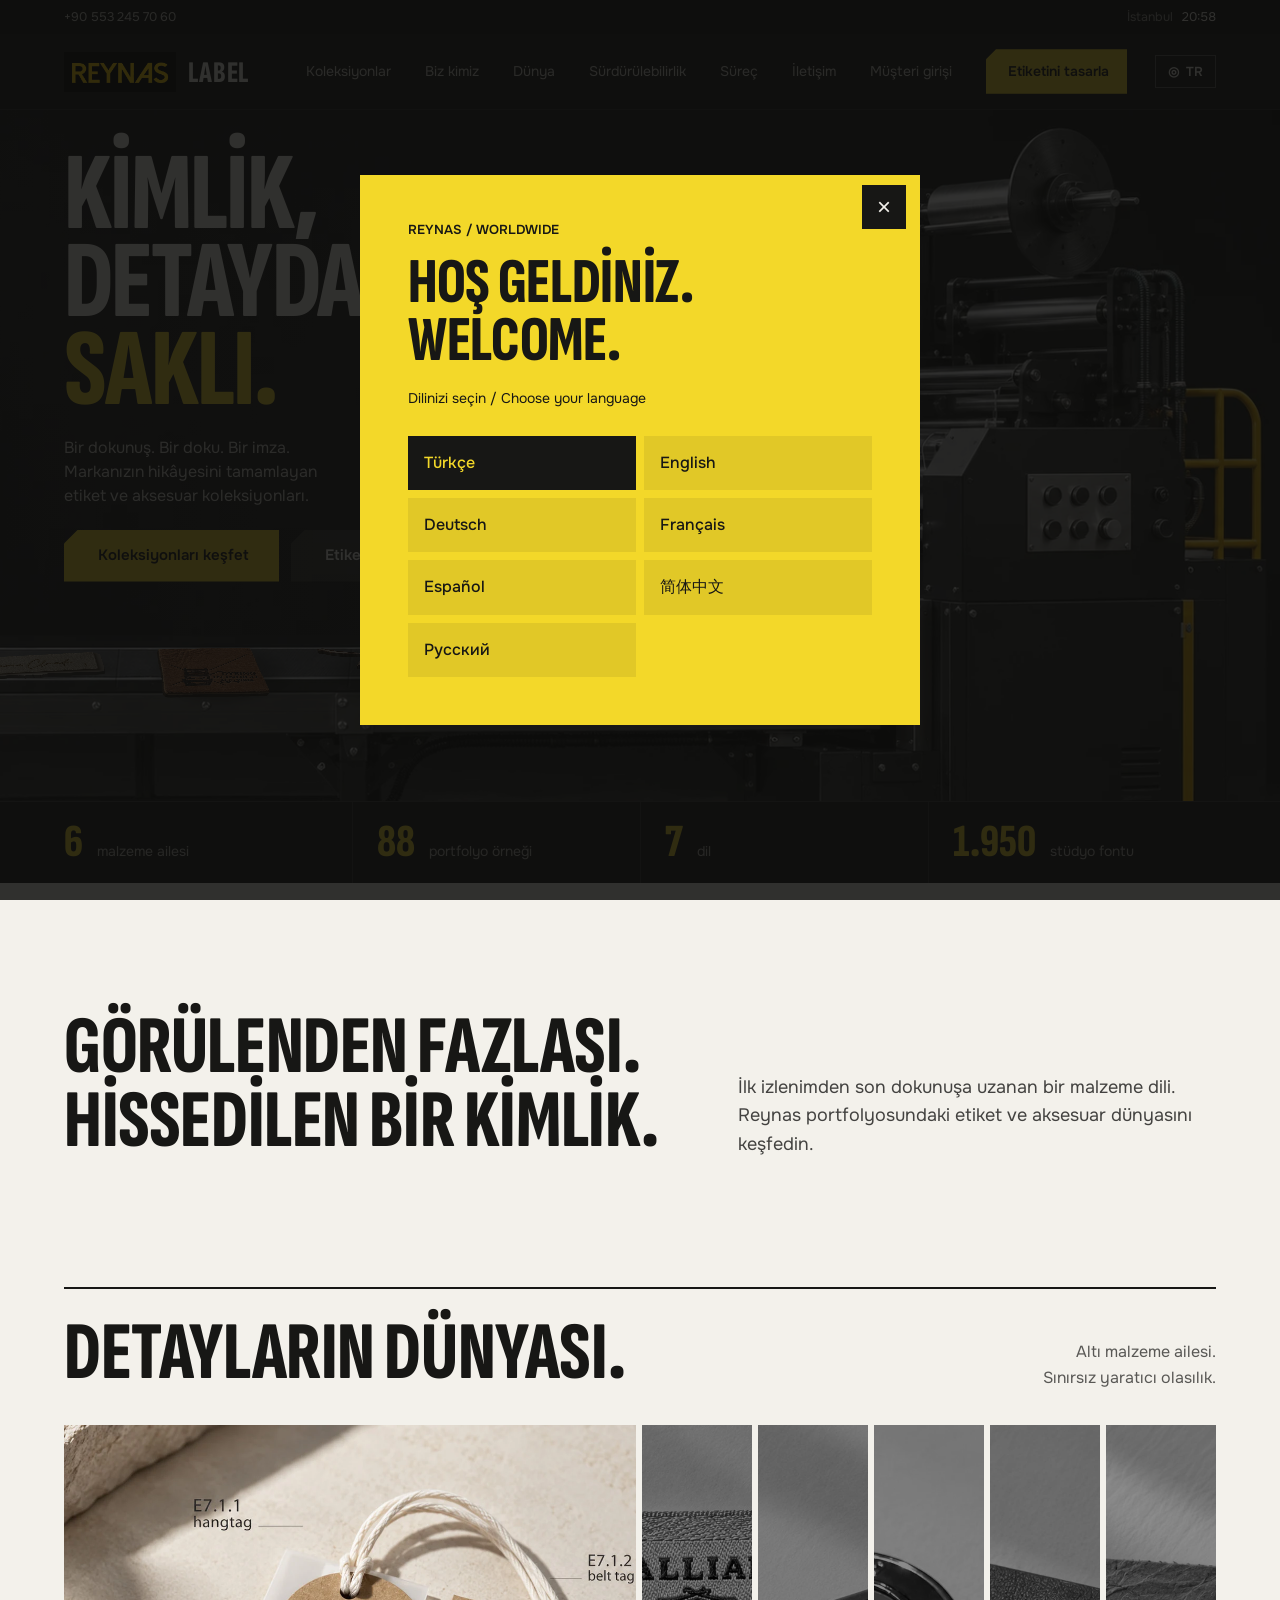
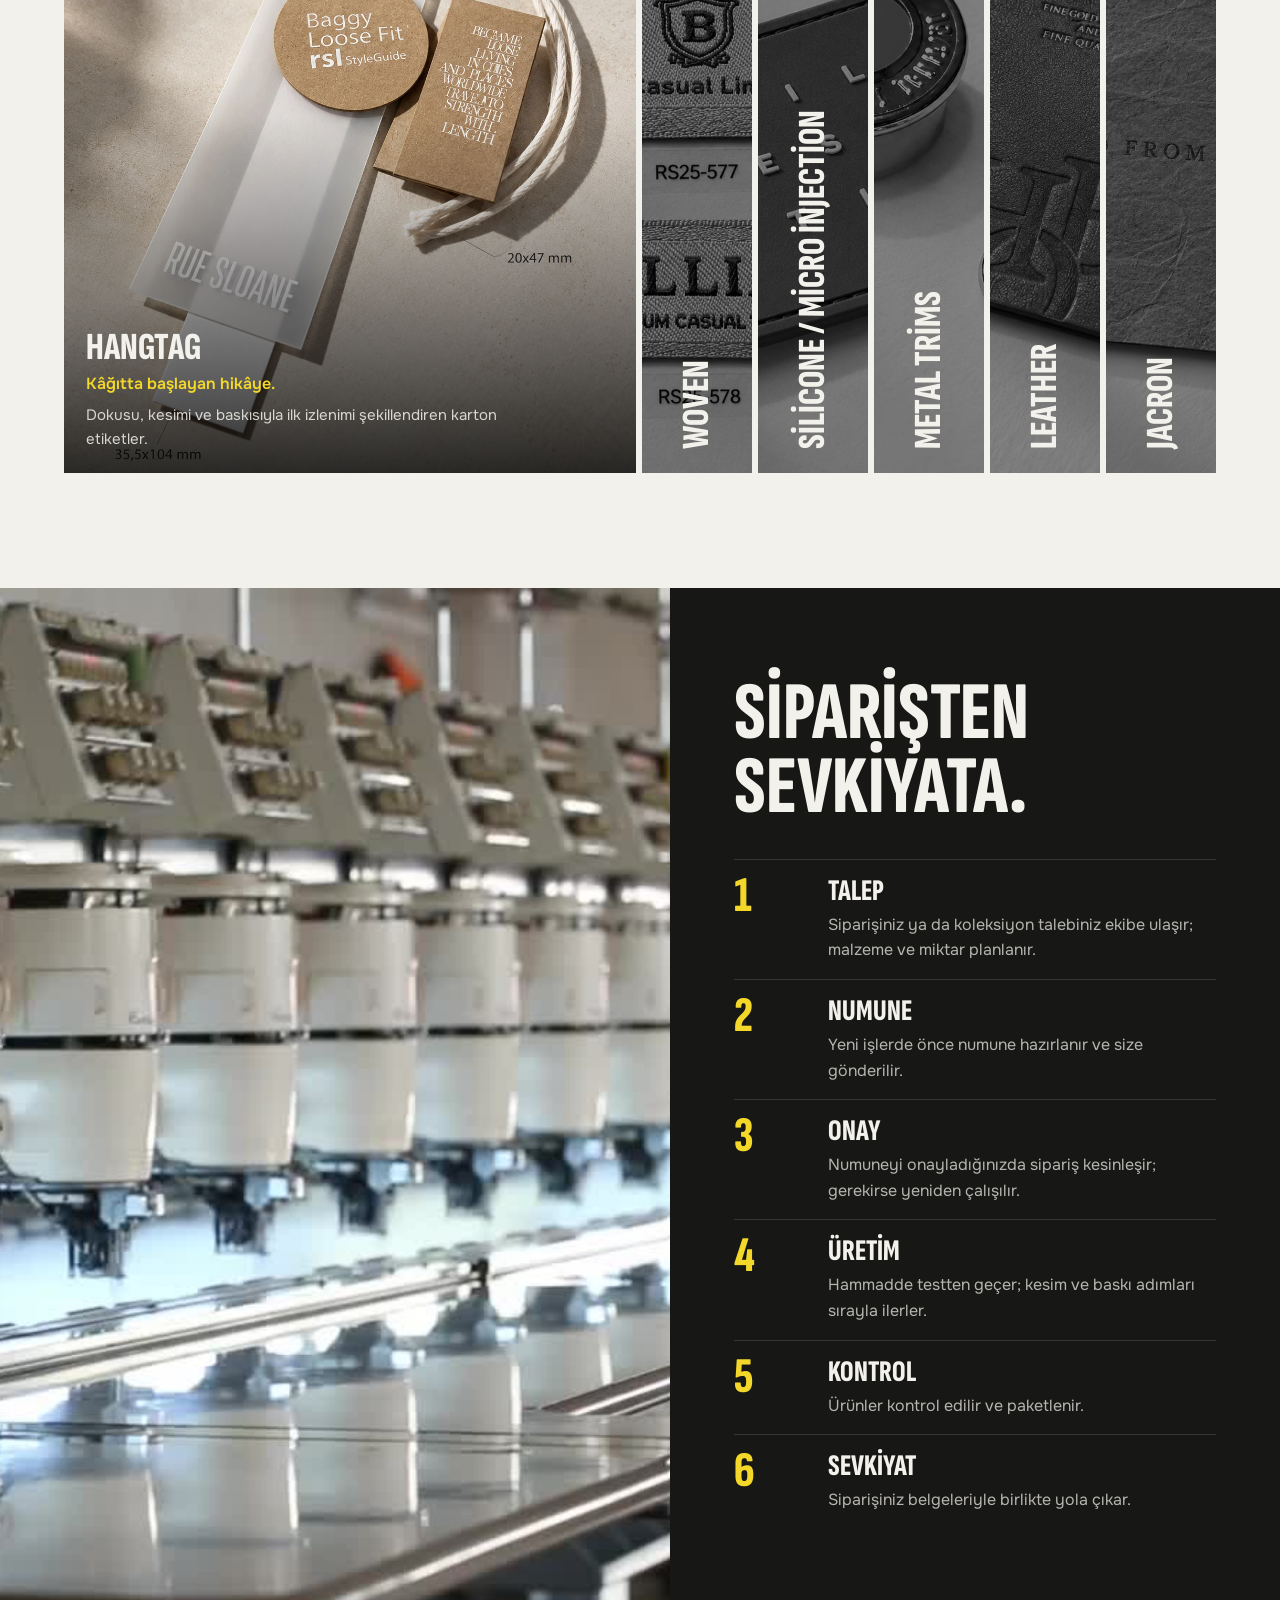
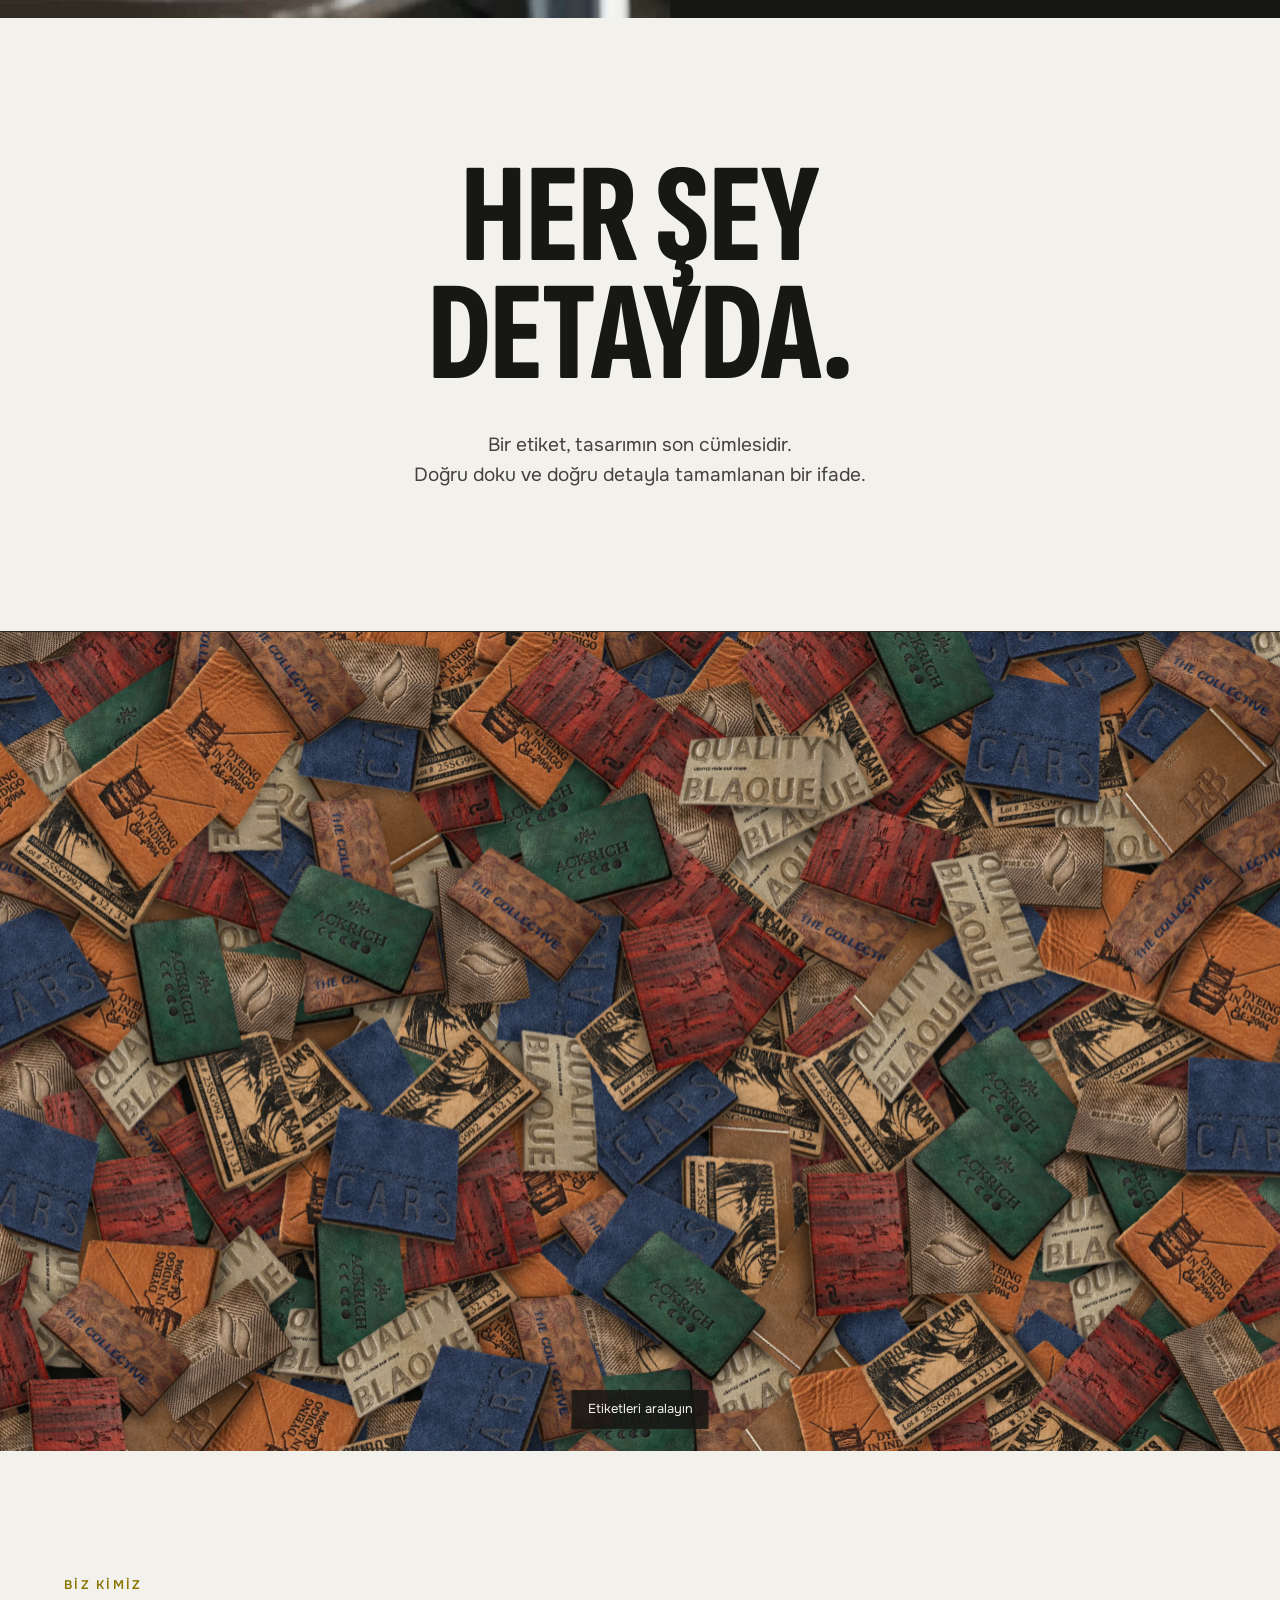
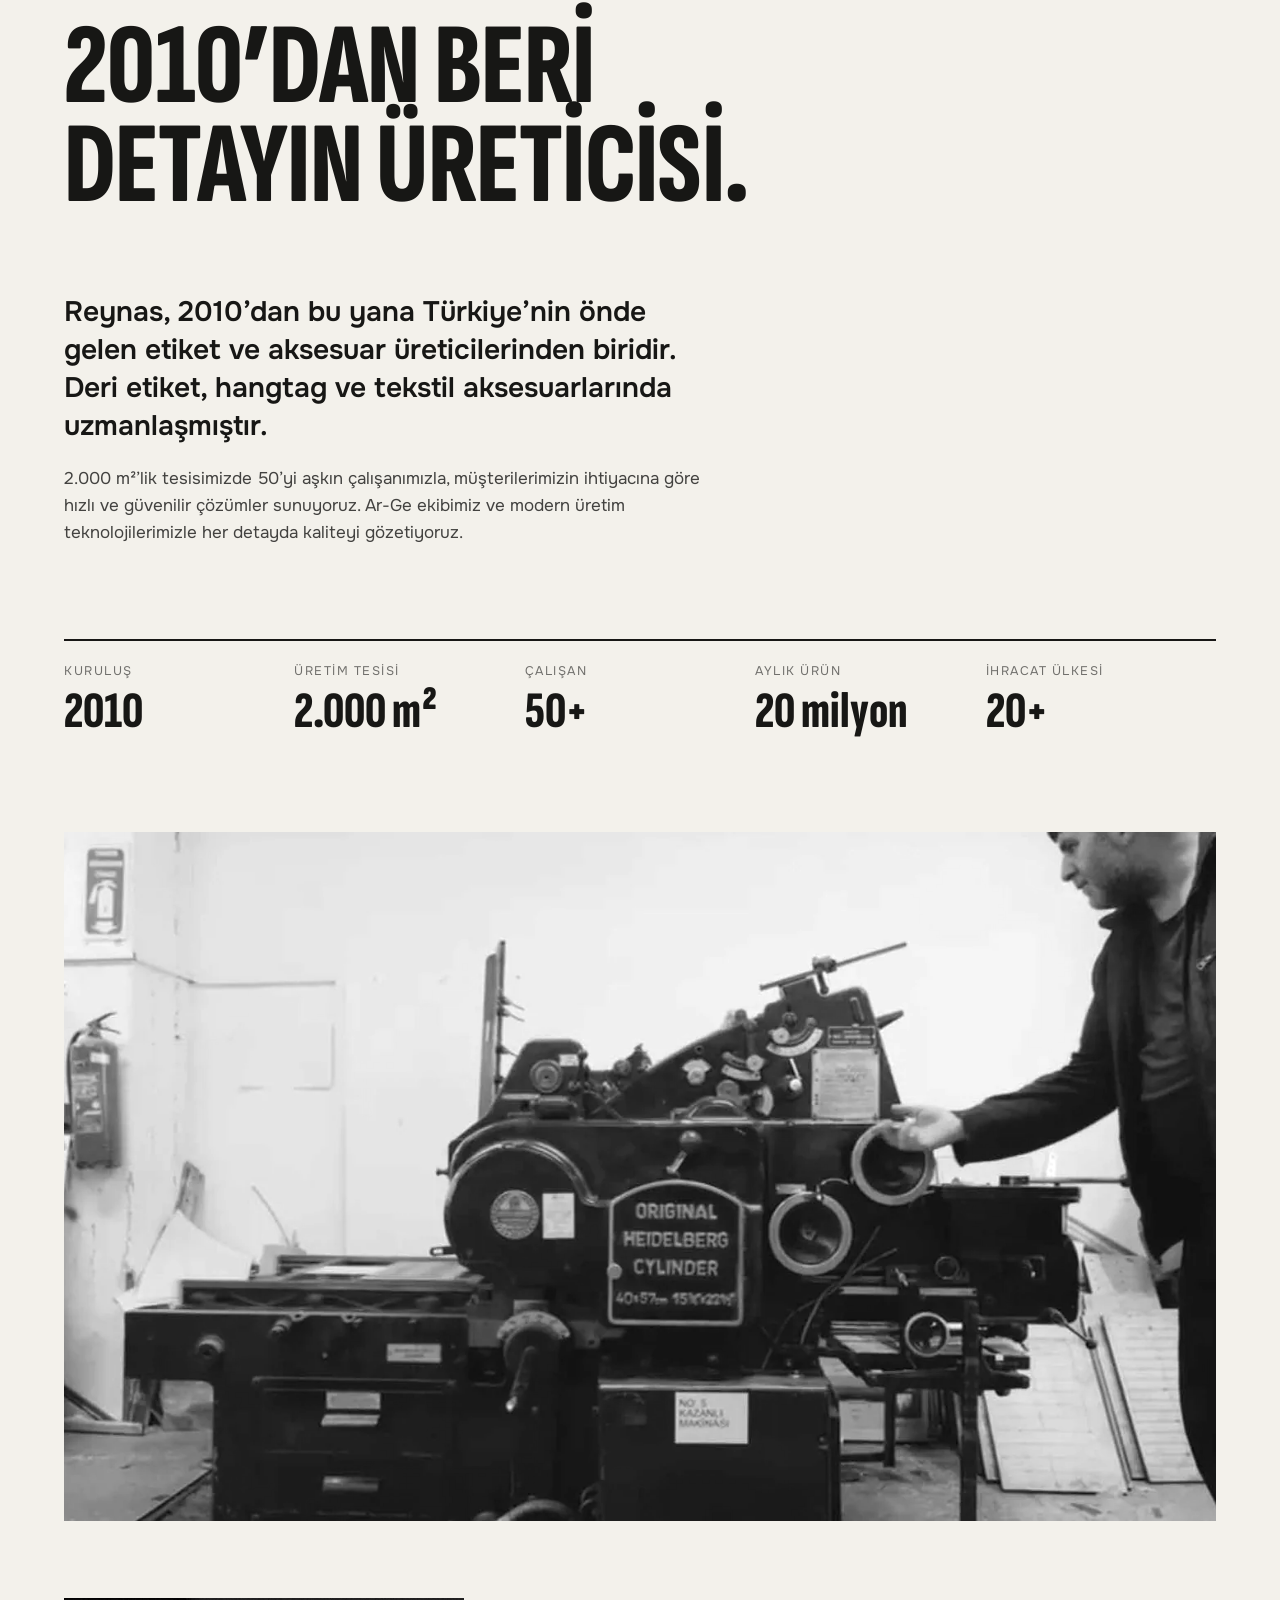
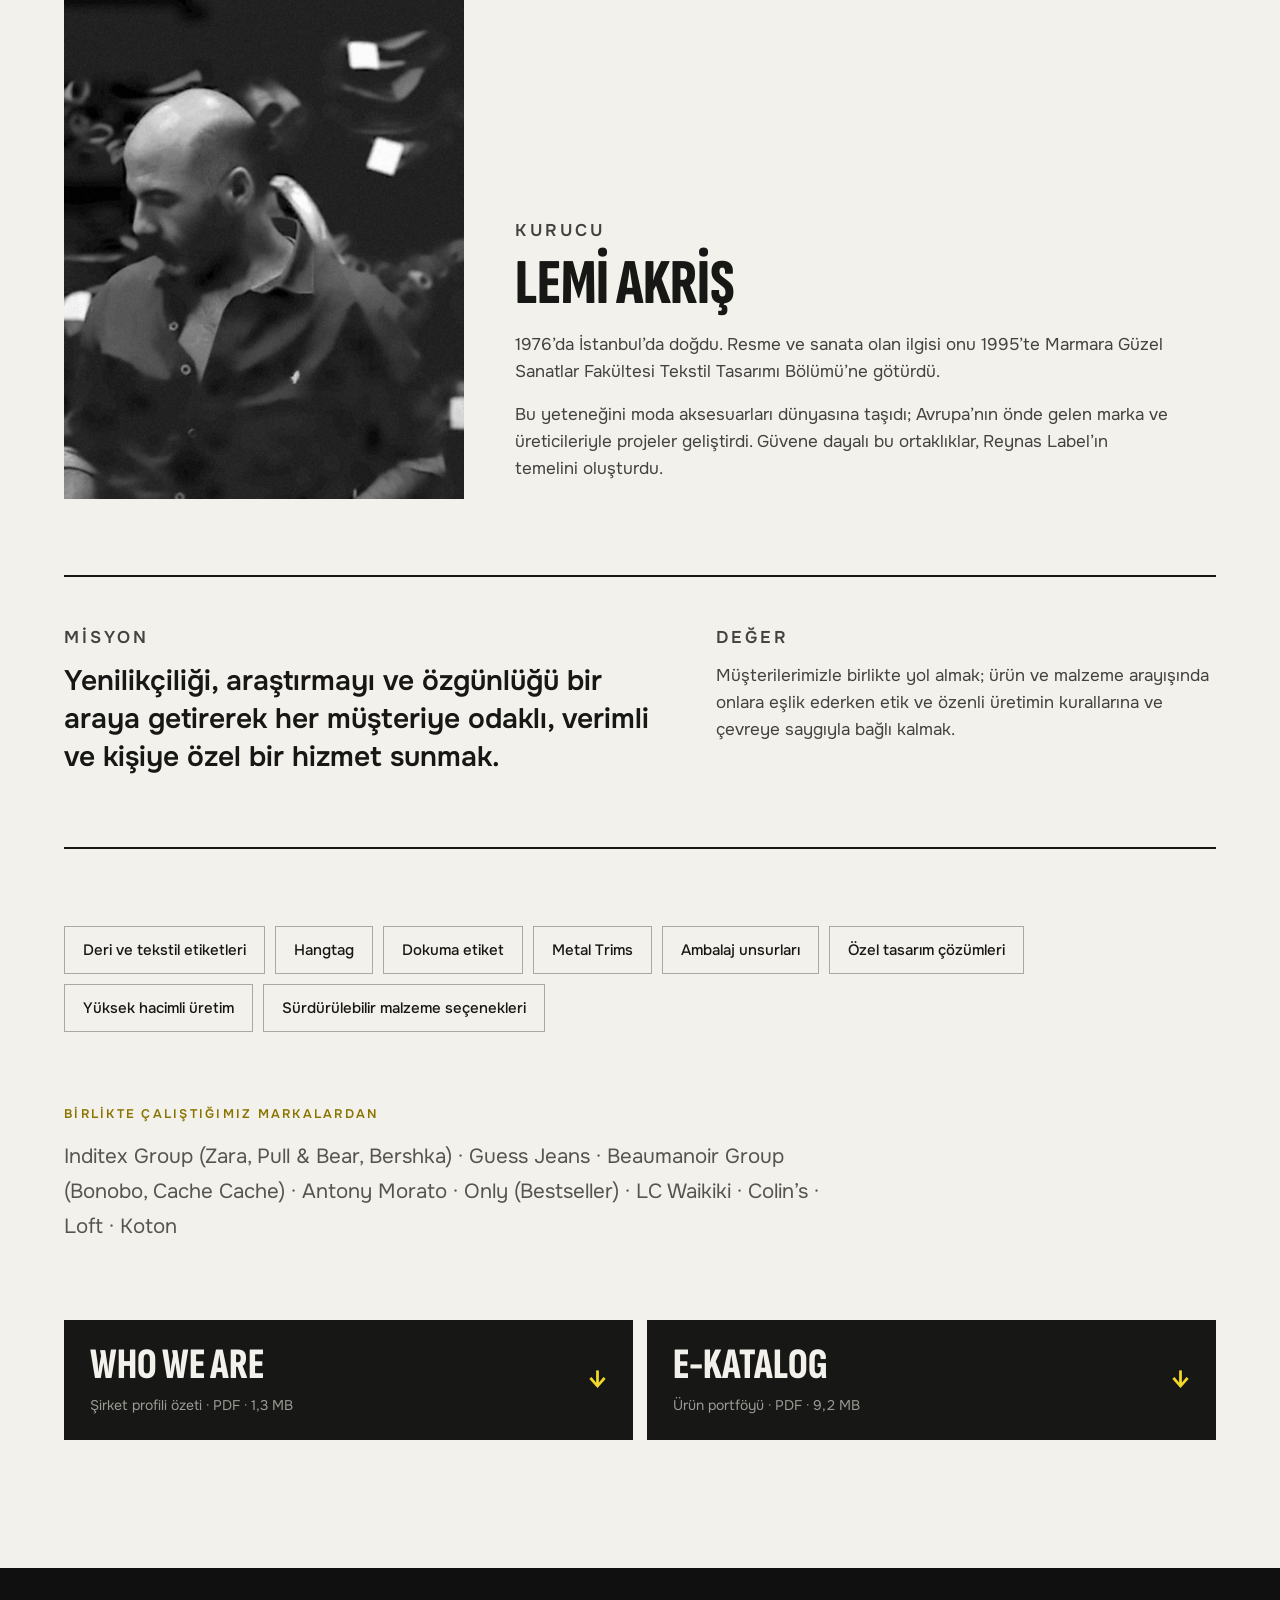
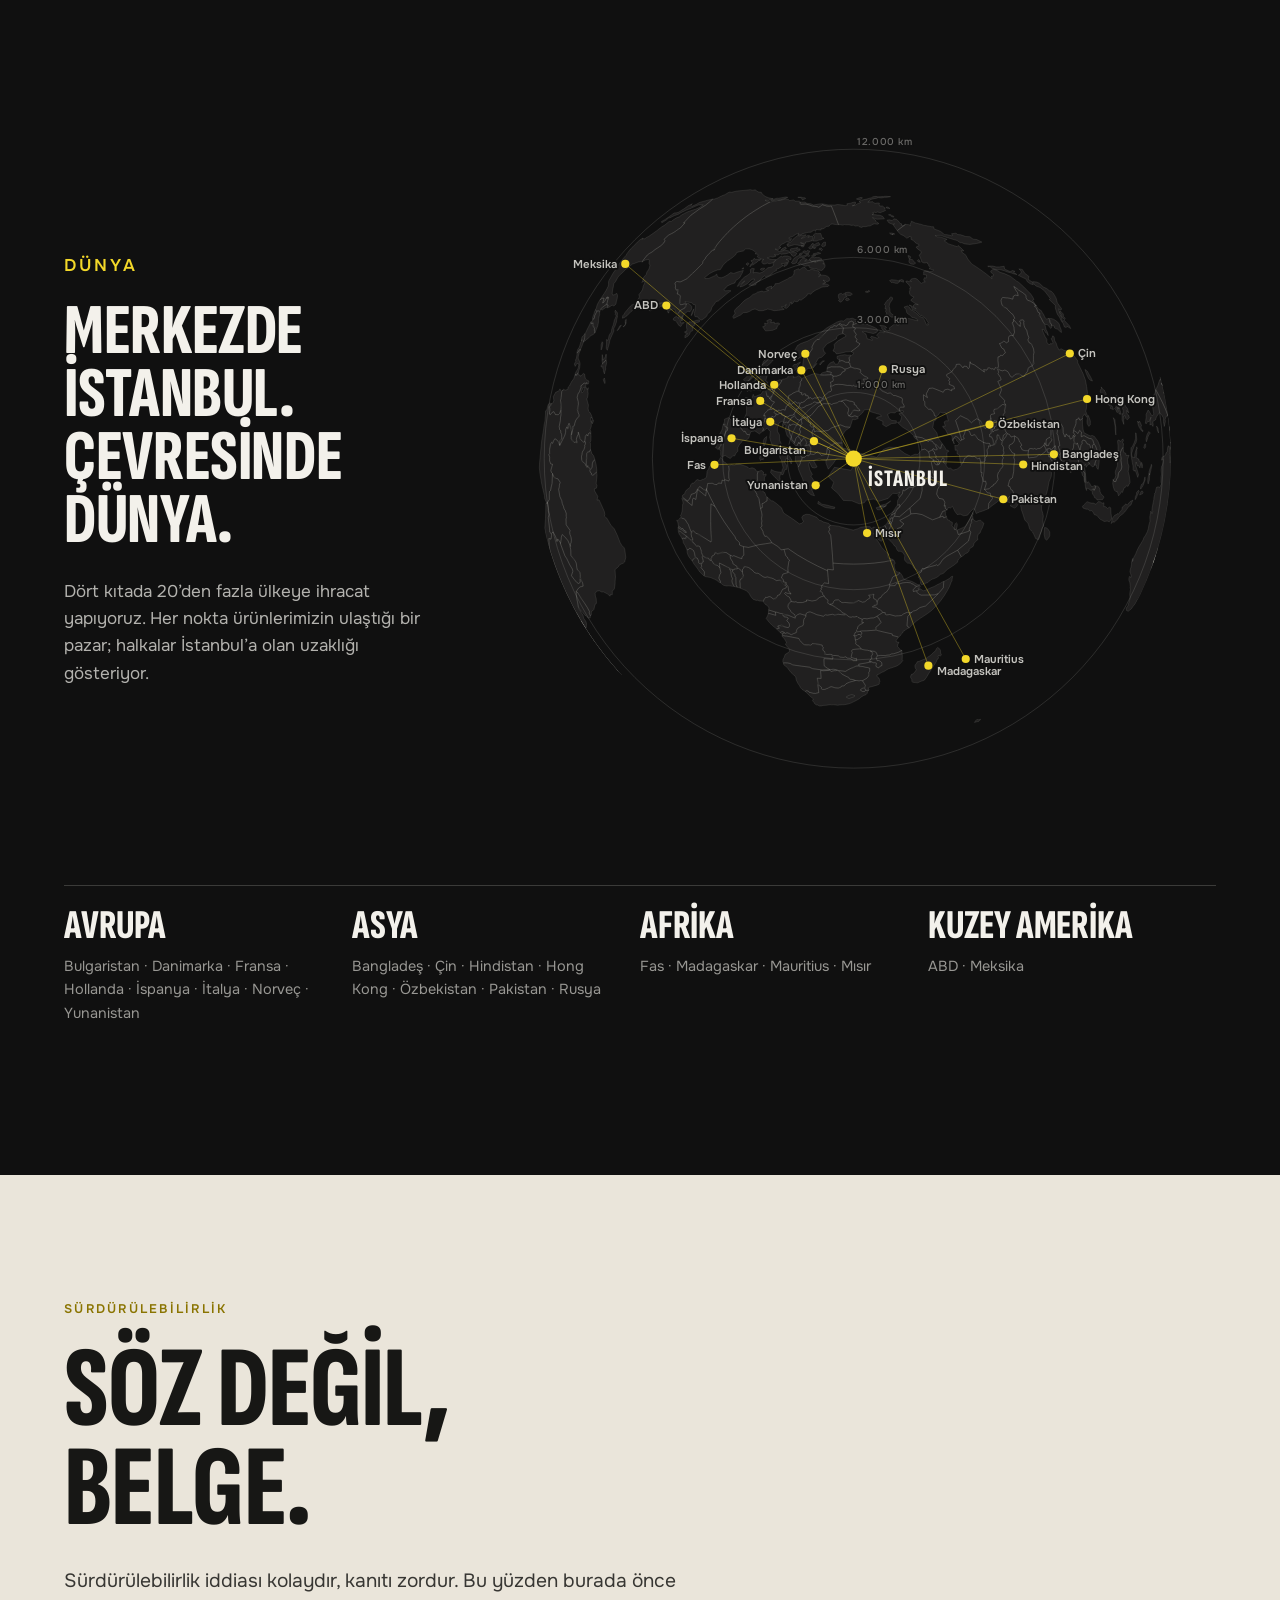
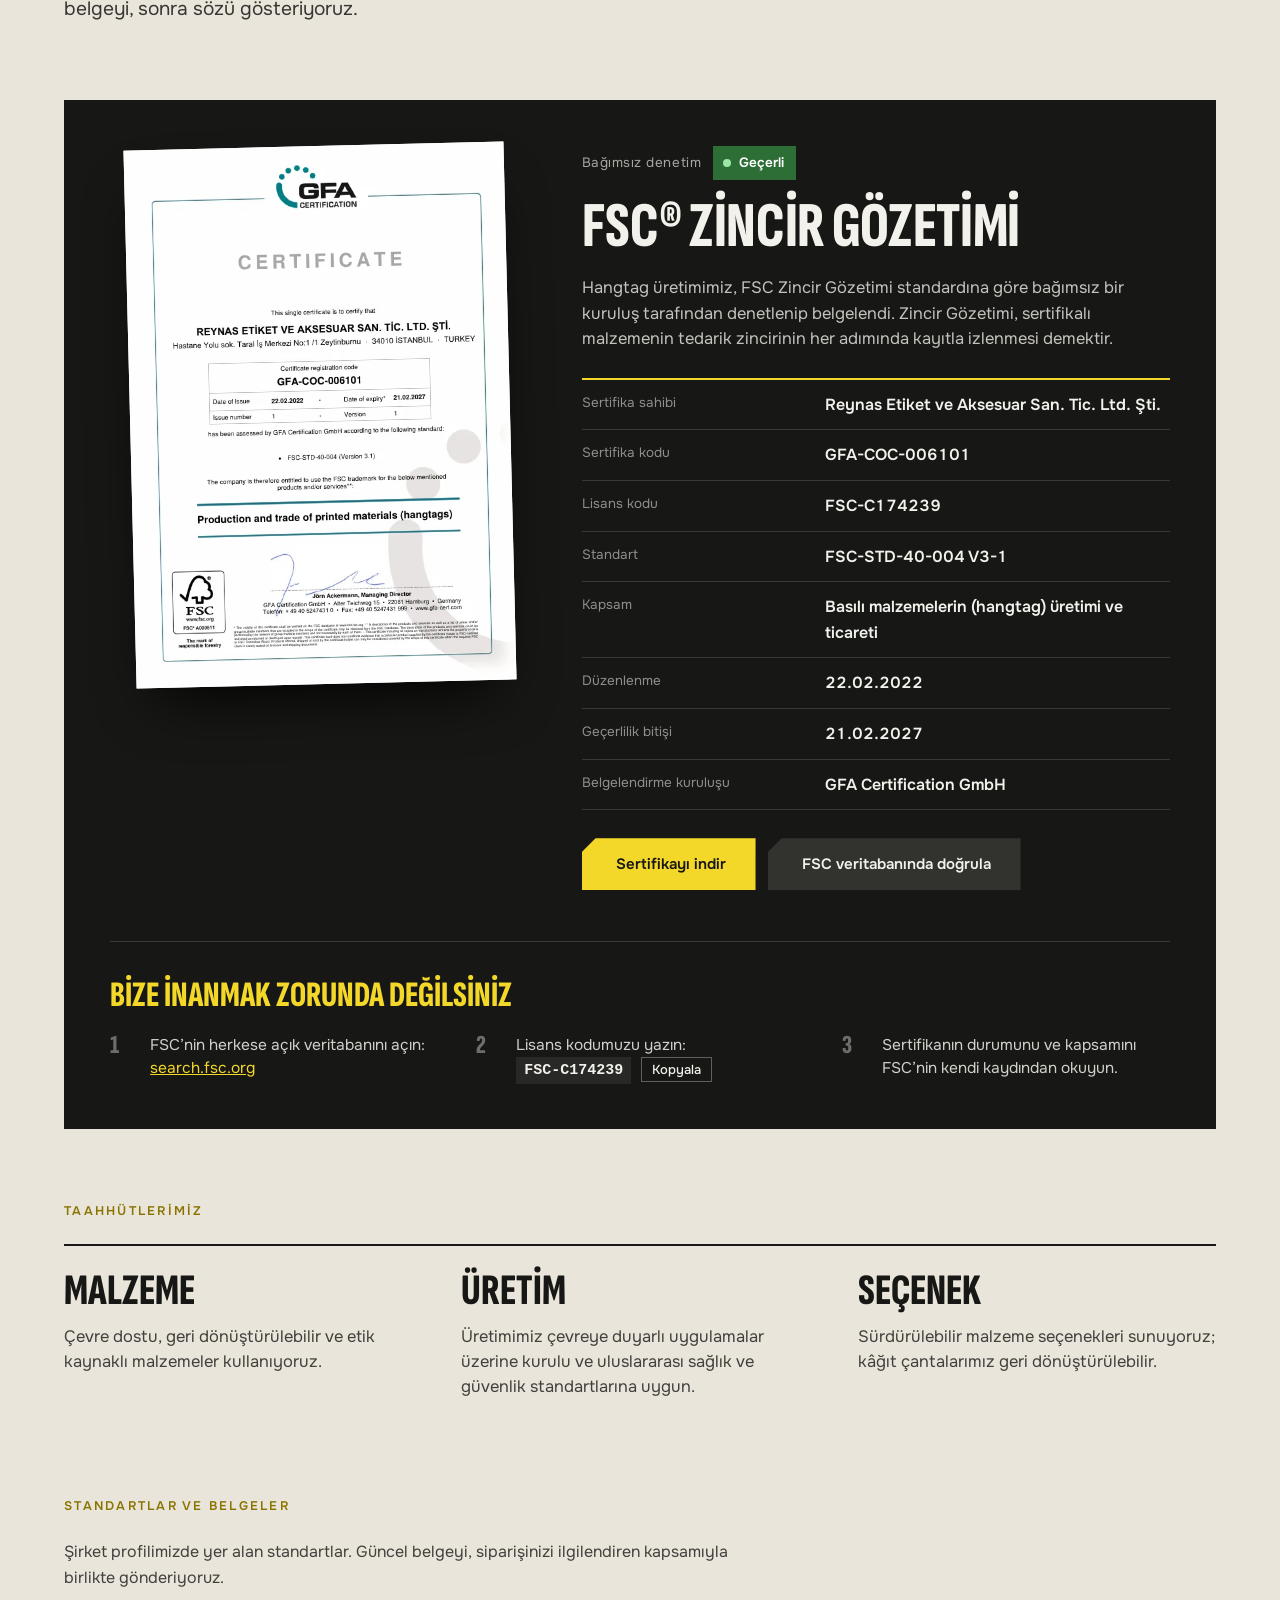
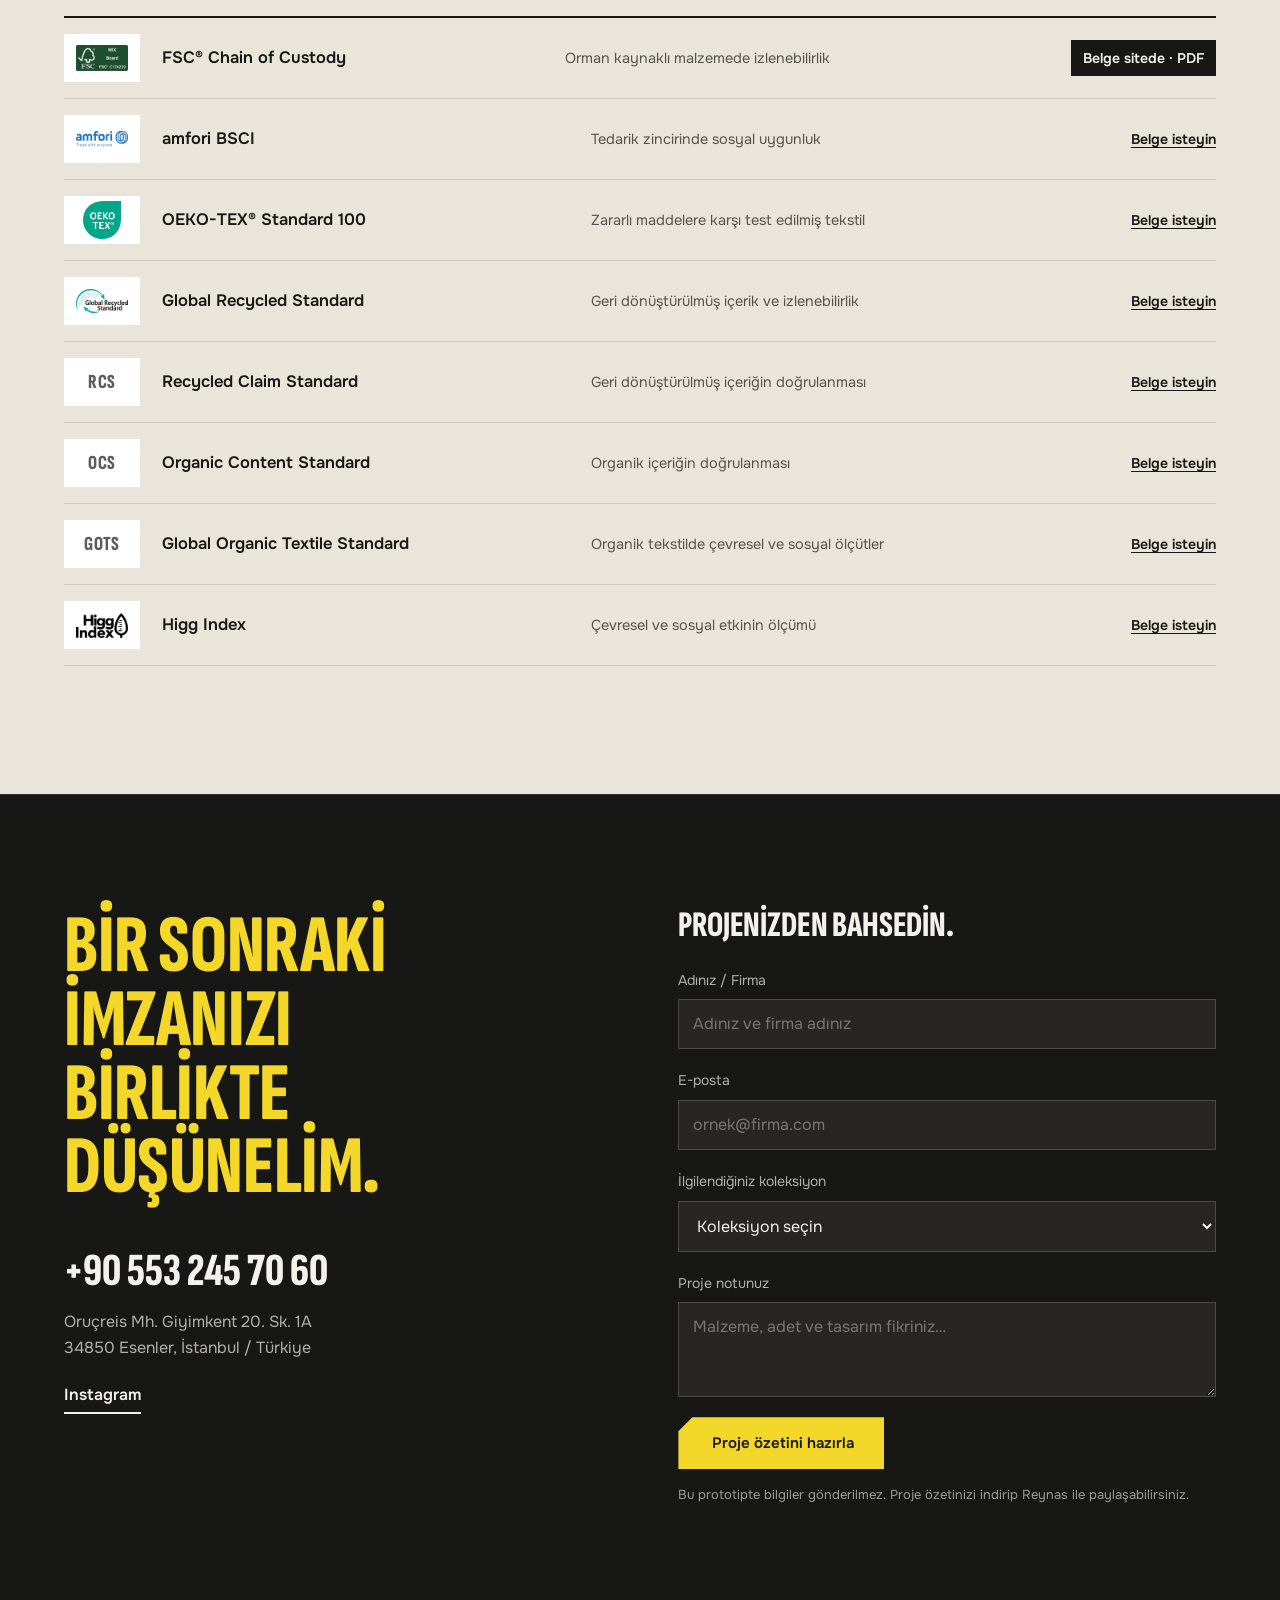
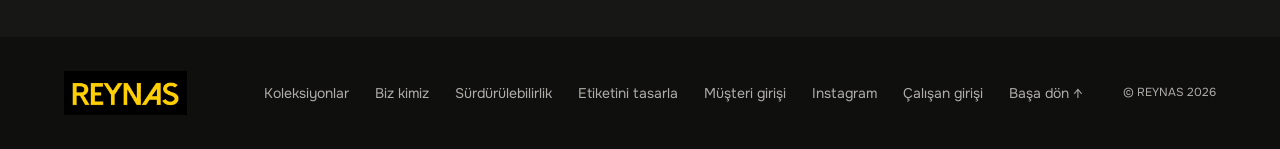
<file: index.html>
<!doctype html><html lang="tr"><head><meta charset="utf-8"><meta name="viewport" content="width=device-width,initial-scale=1"><title>Reynas Label</title><meta http-equiv="refresh" content="0;url=label/"><link rel="canonical" href="label/"><script>location.replace('label/')</script></head><body><p><a href="label/">Reynas Label</a></p></body></html>
</file>
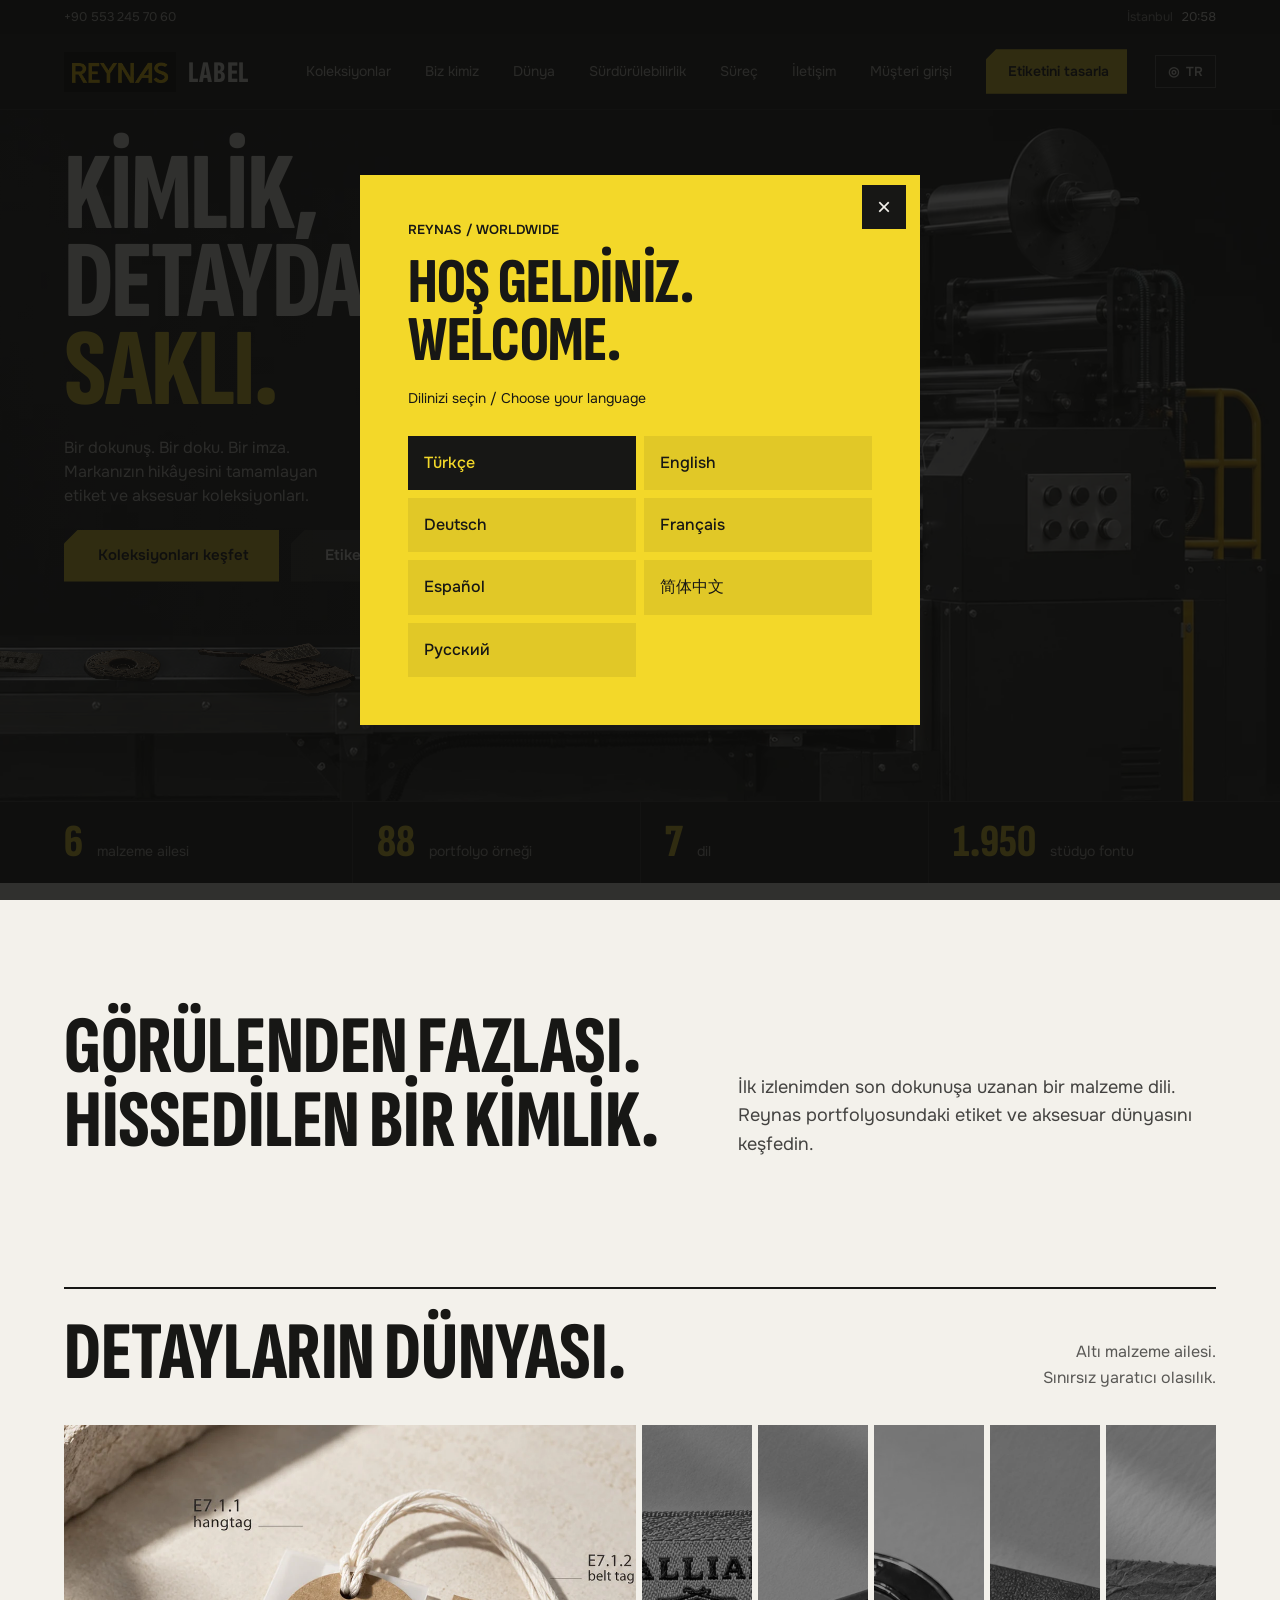
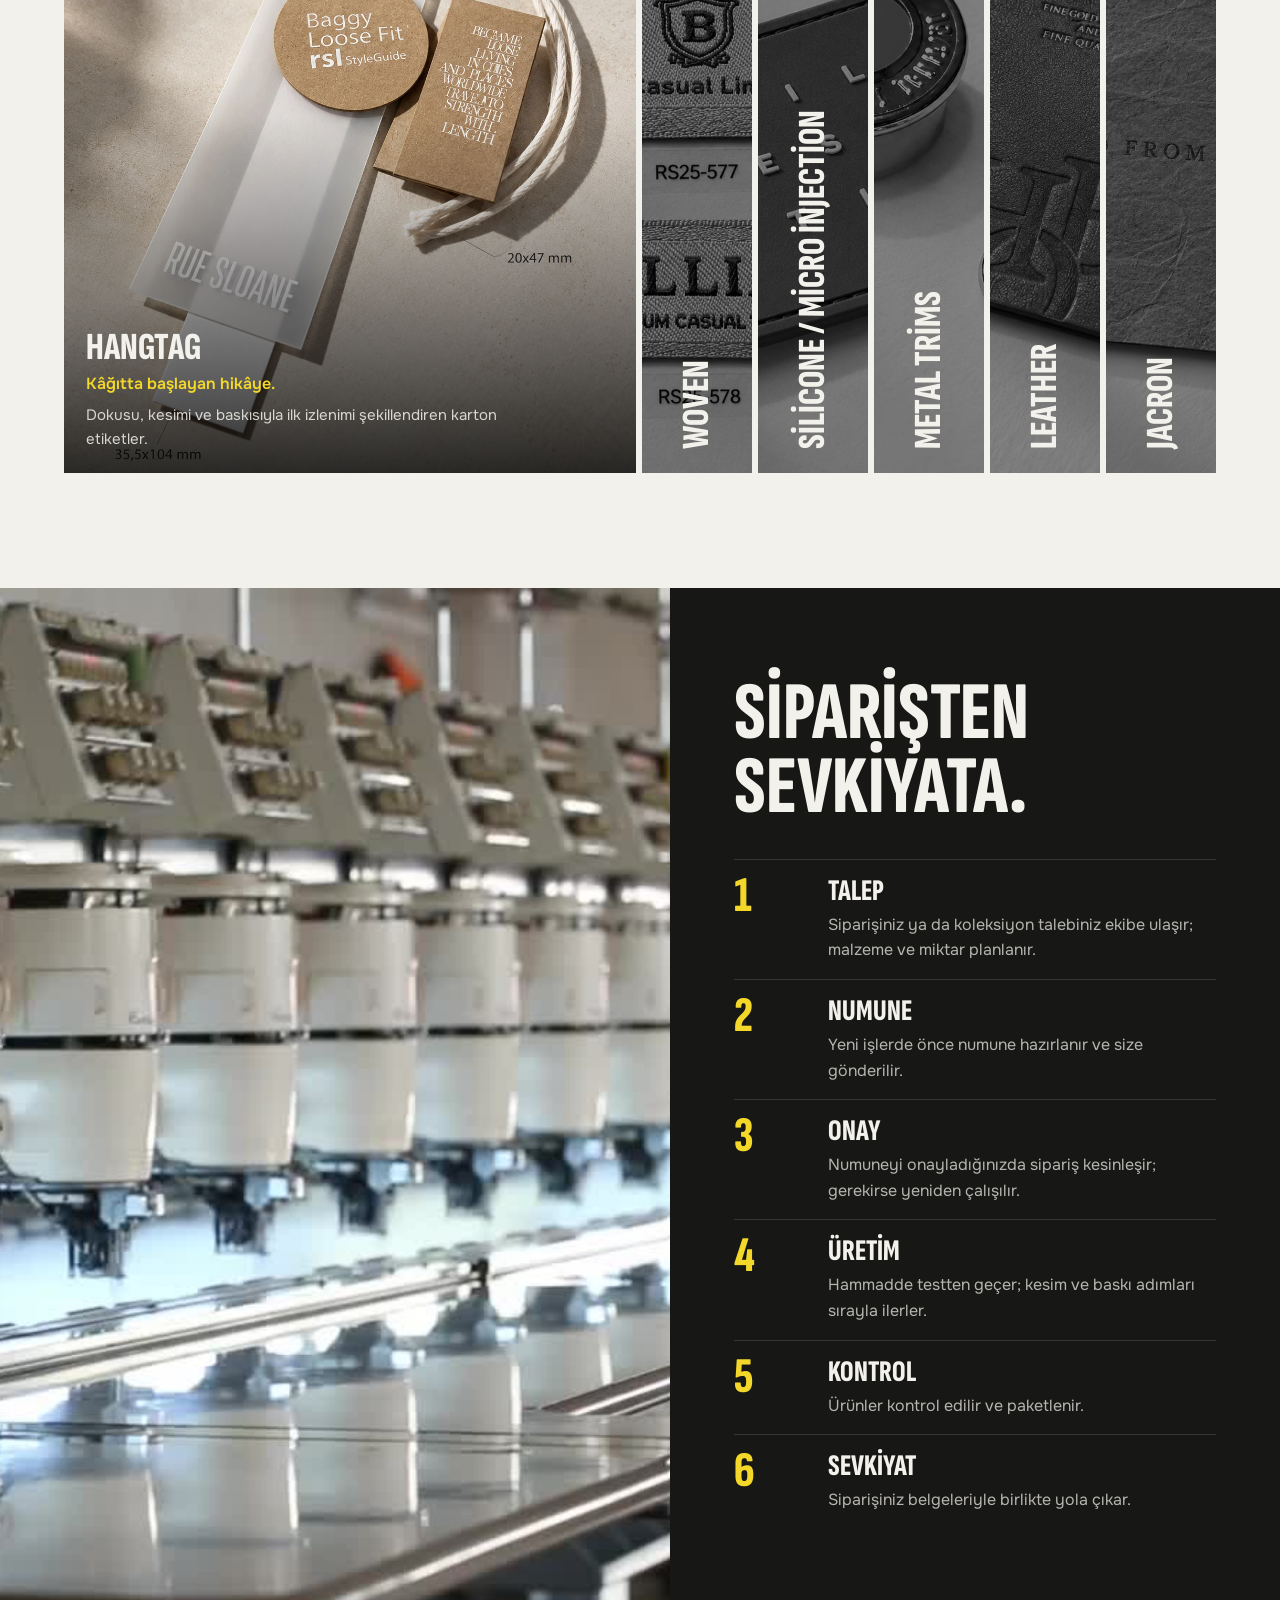
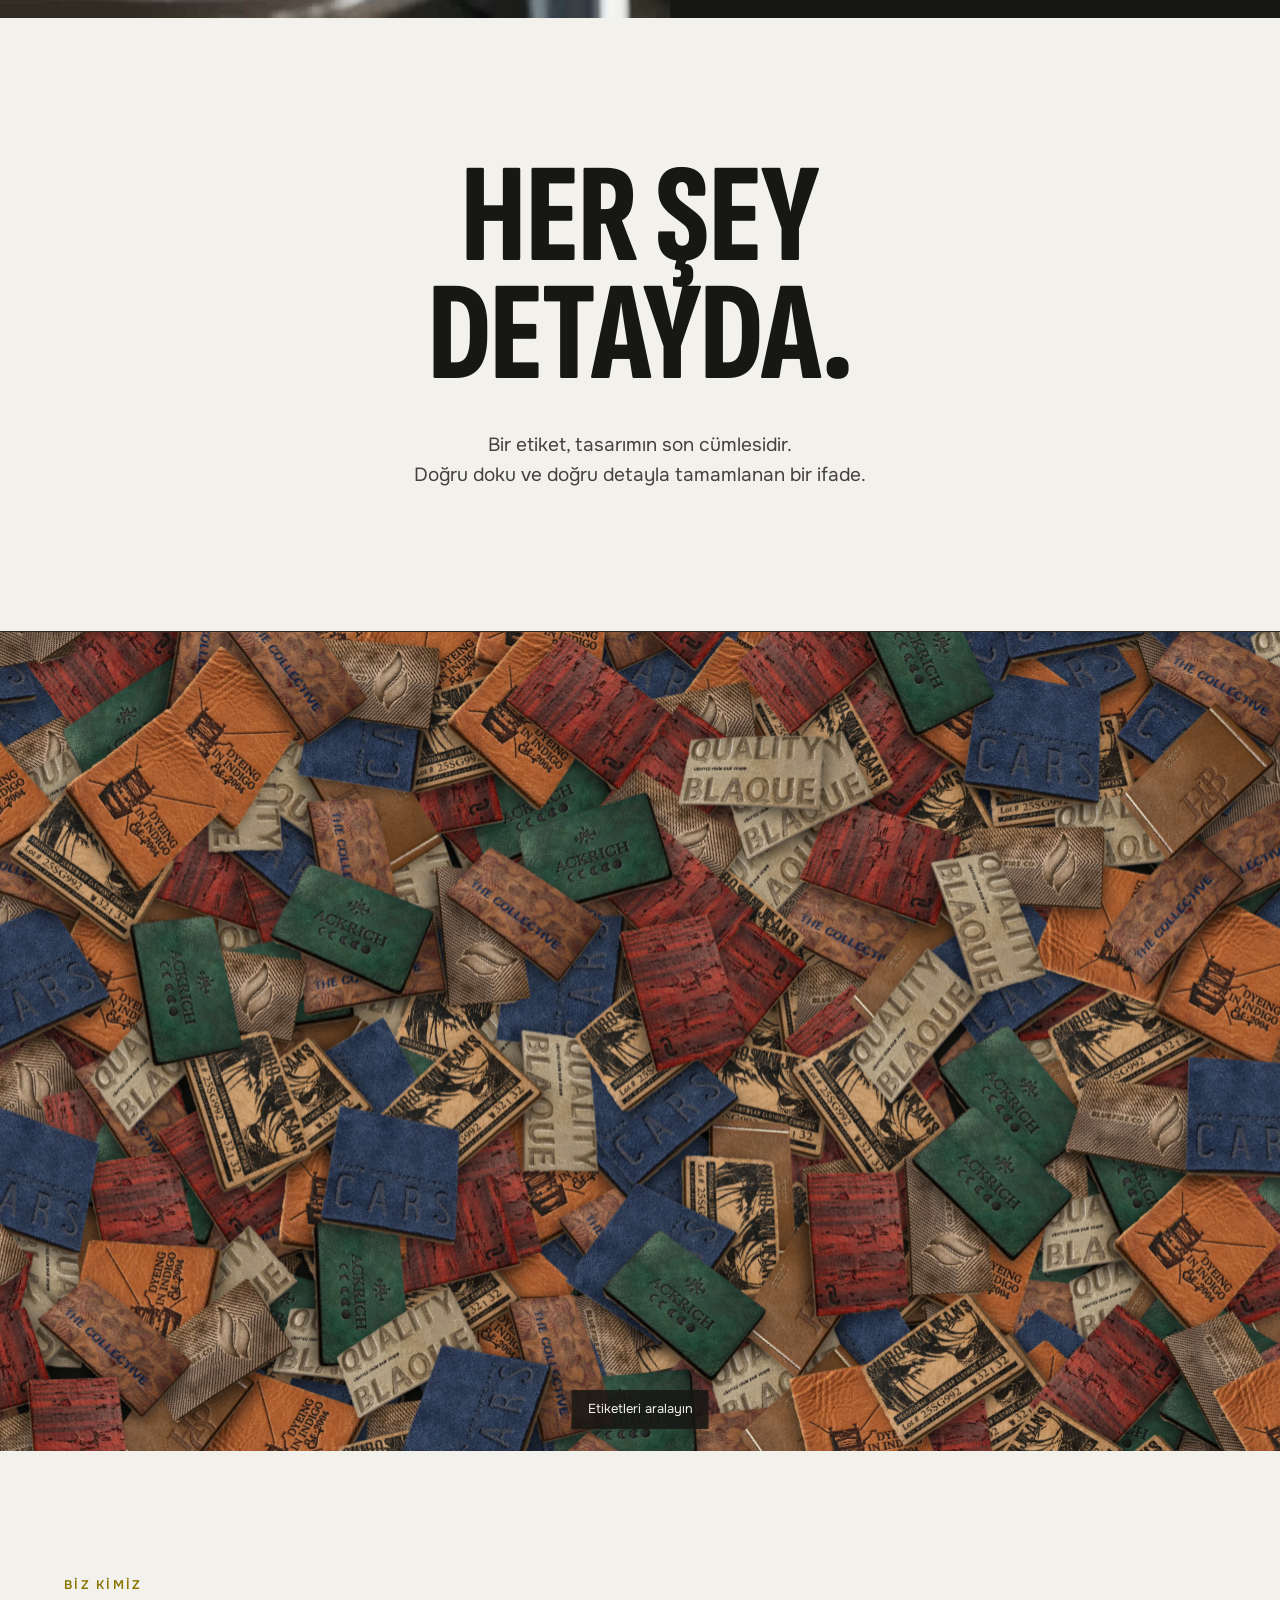
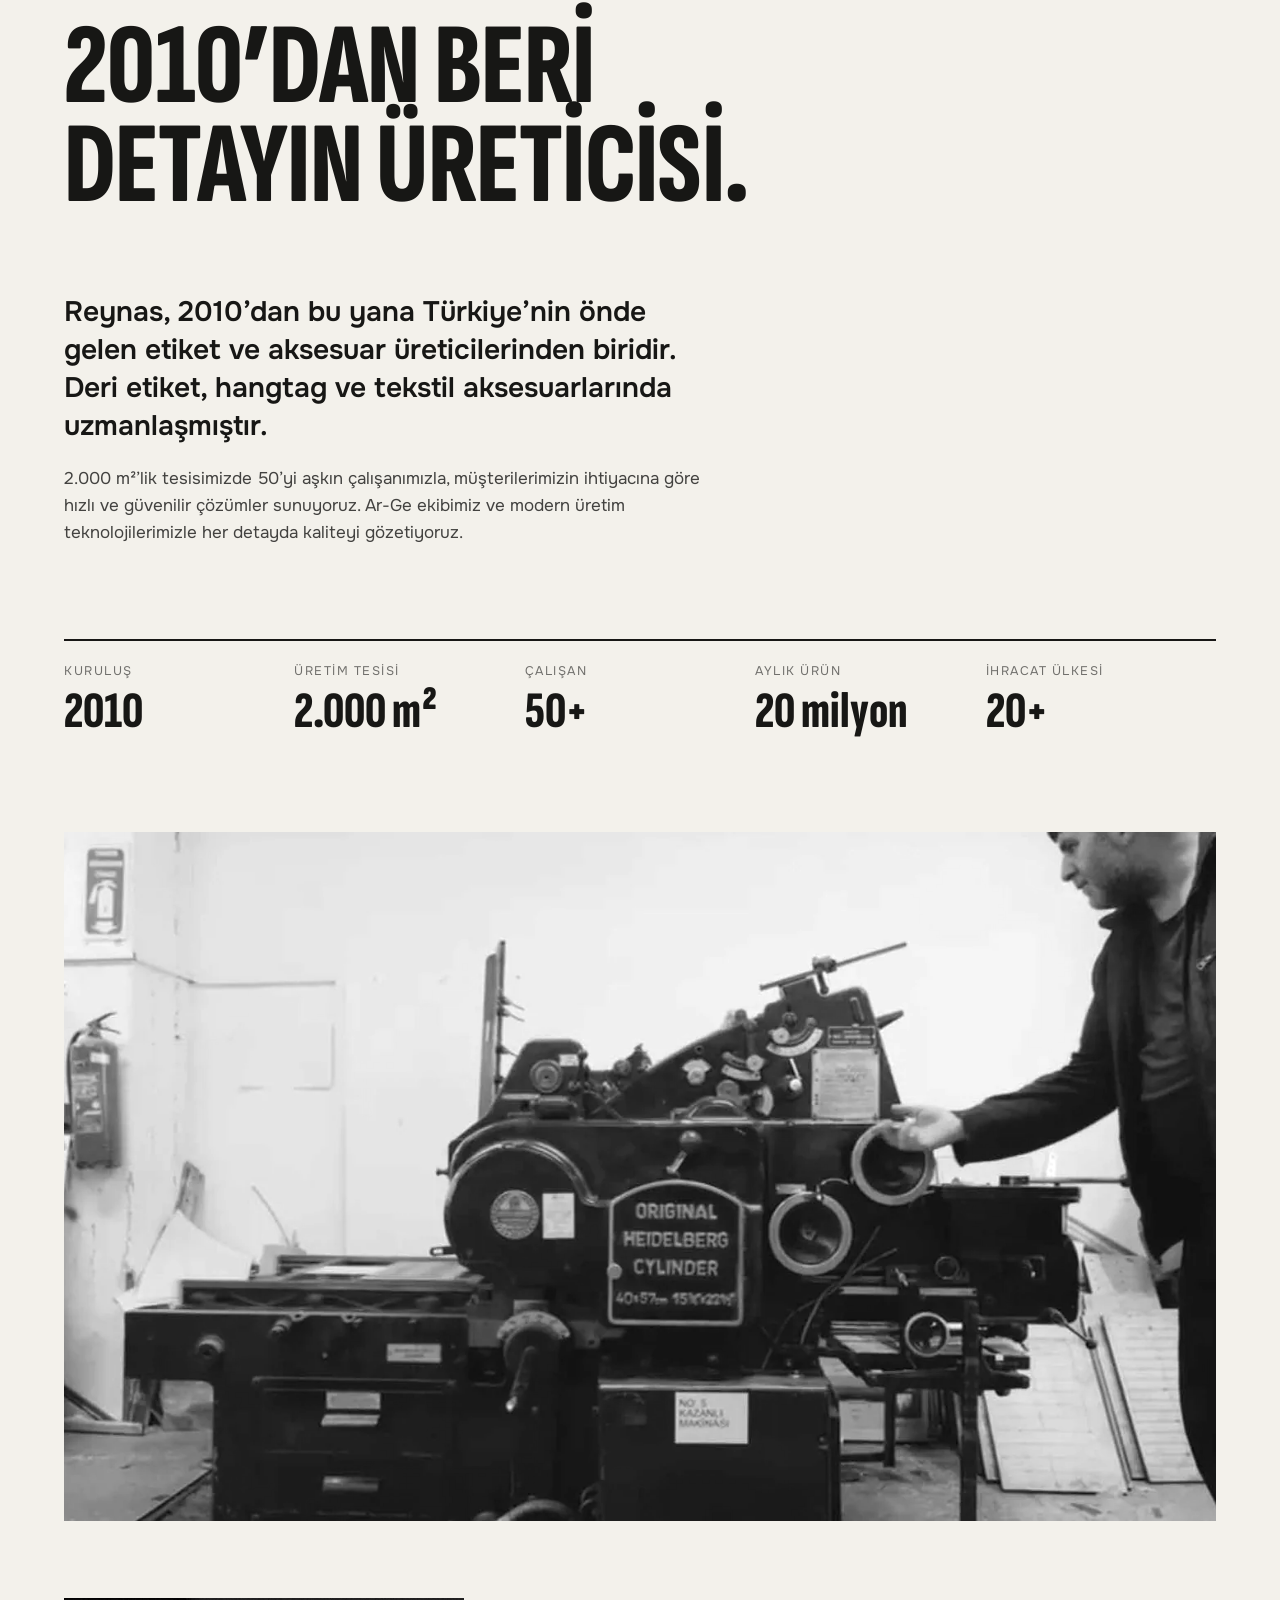
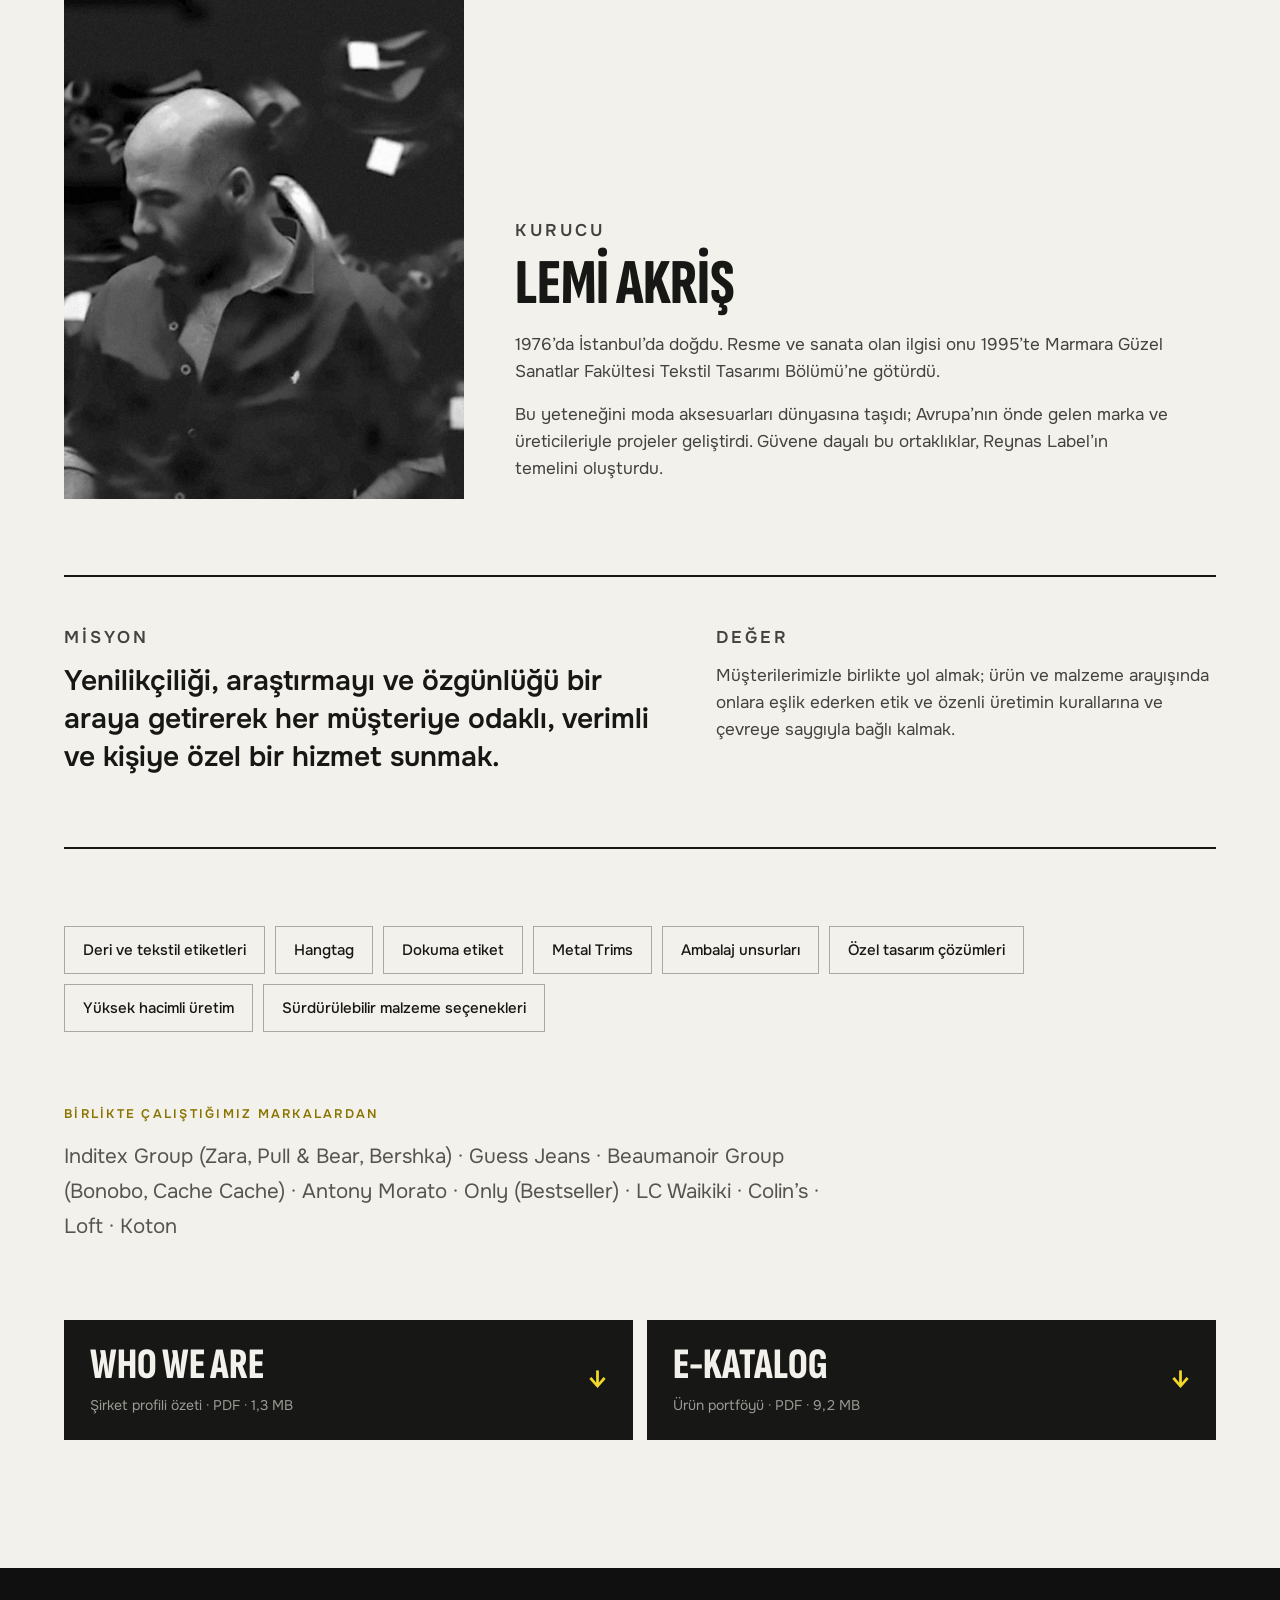
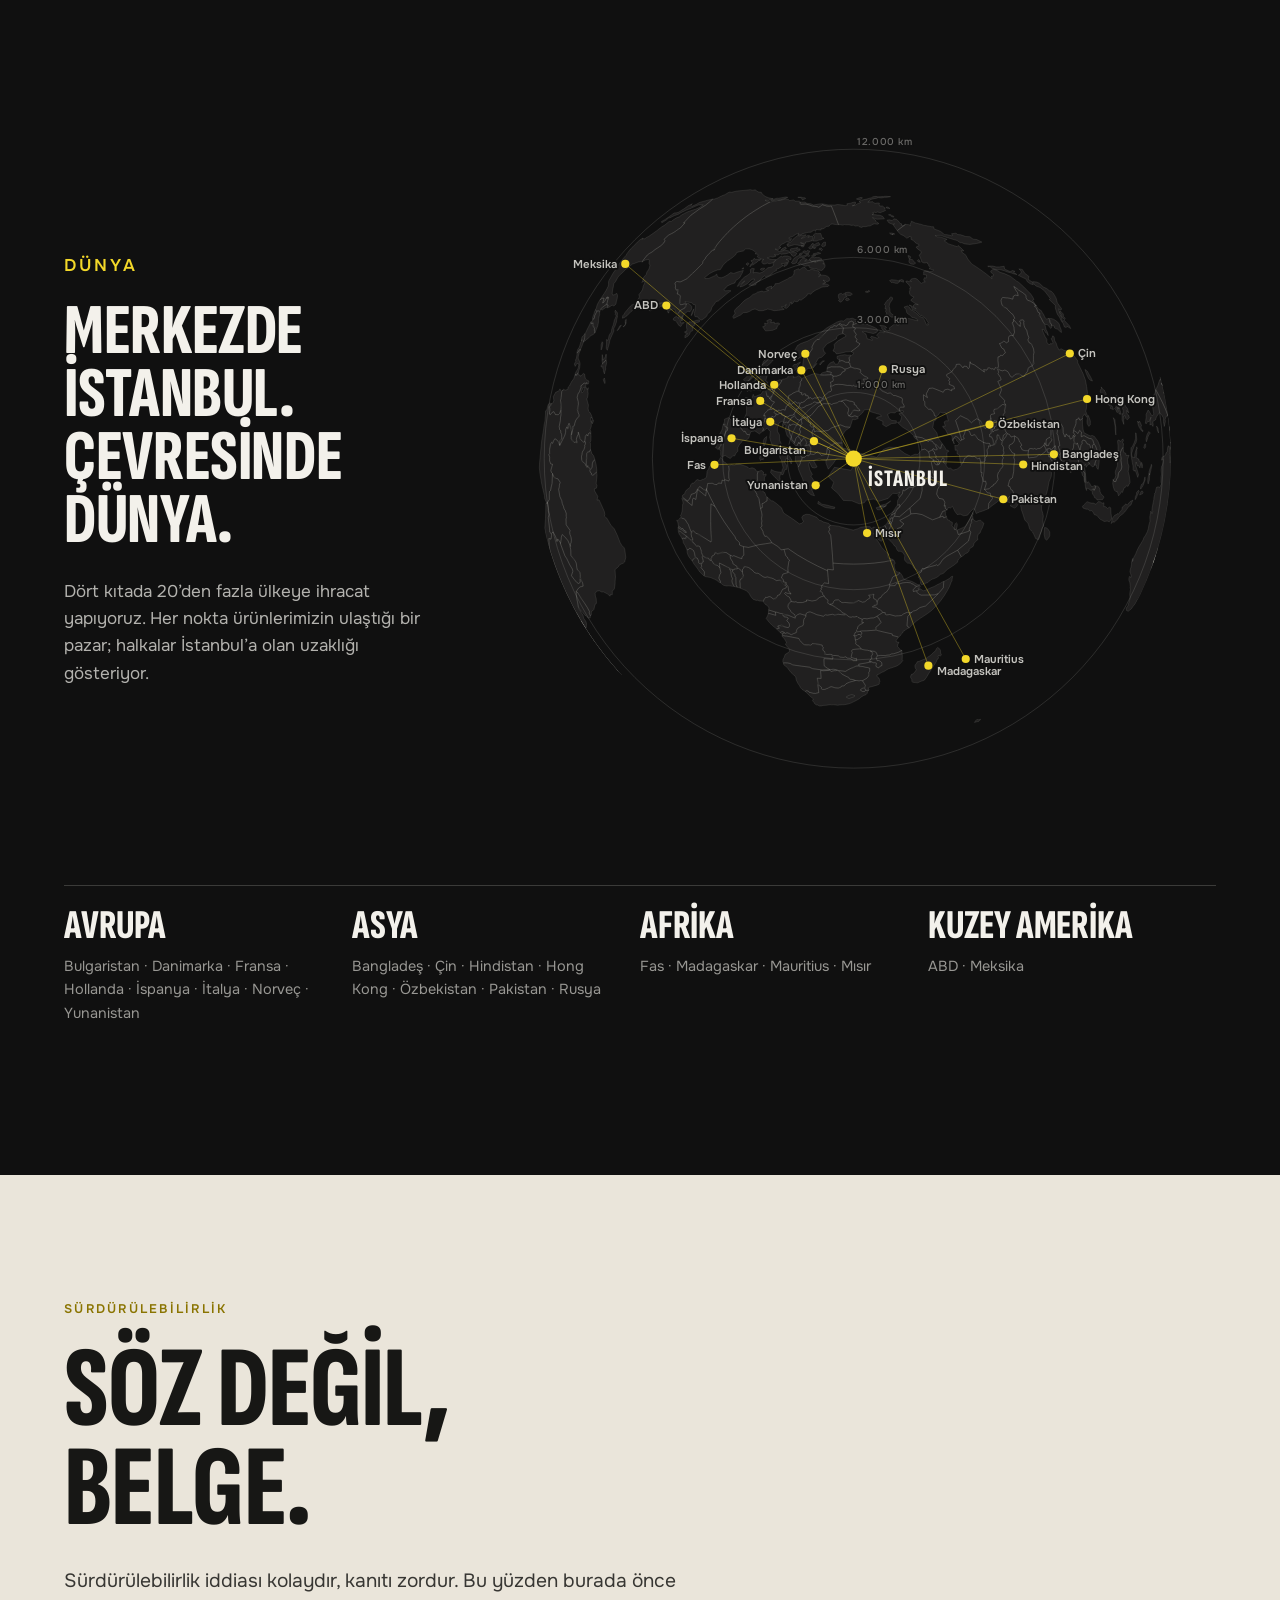
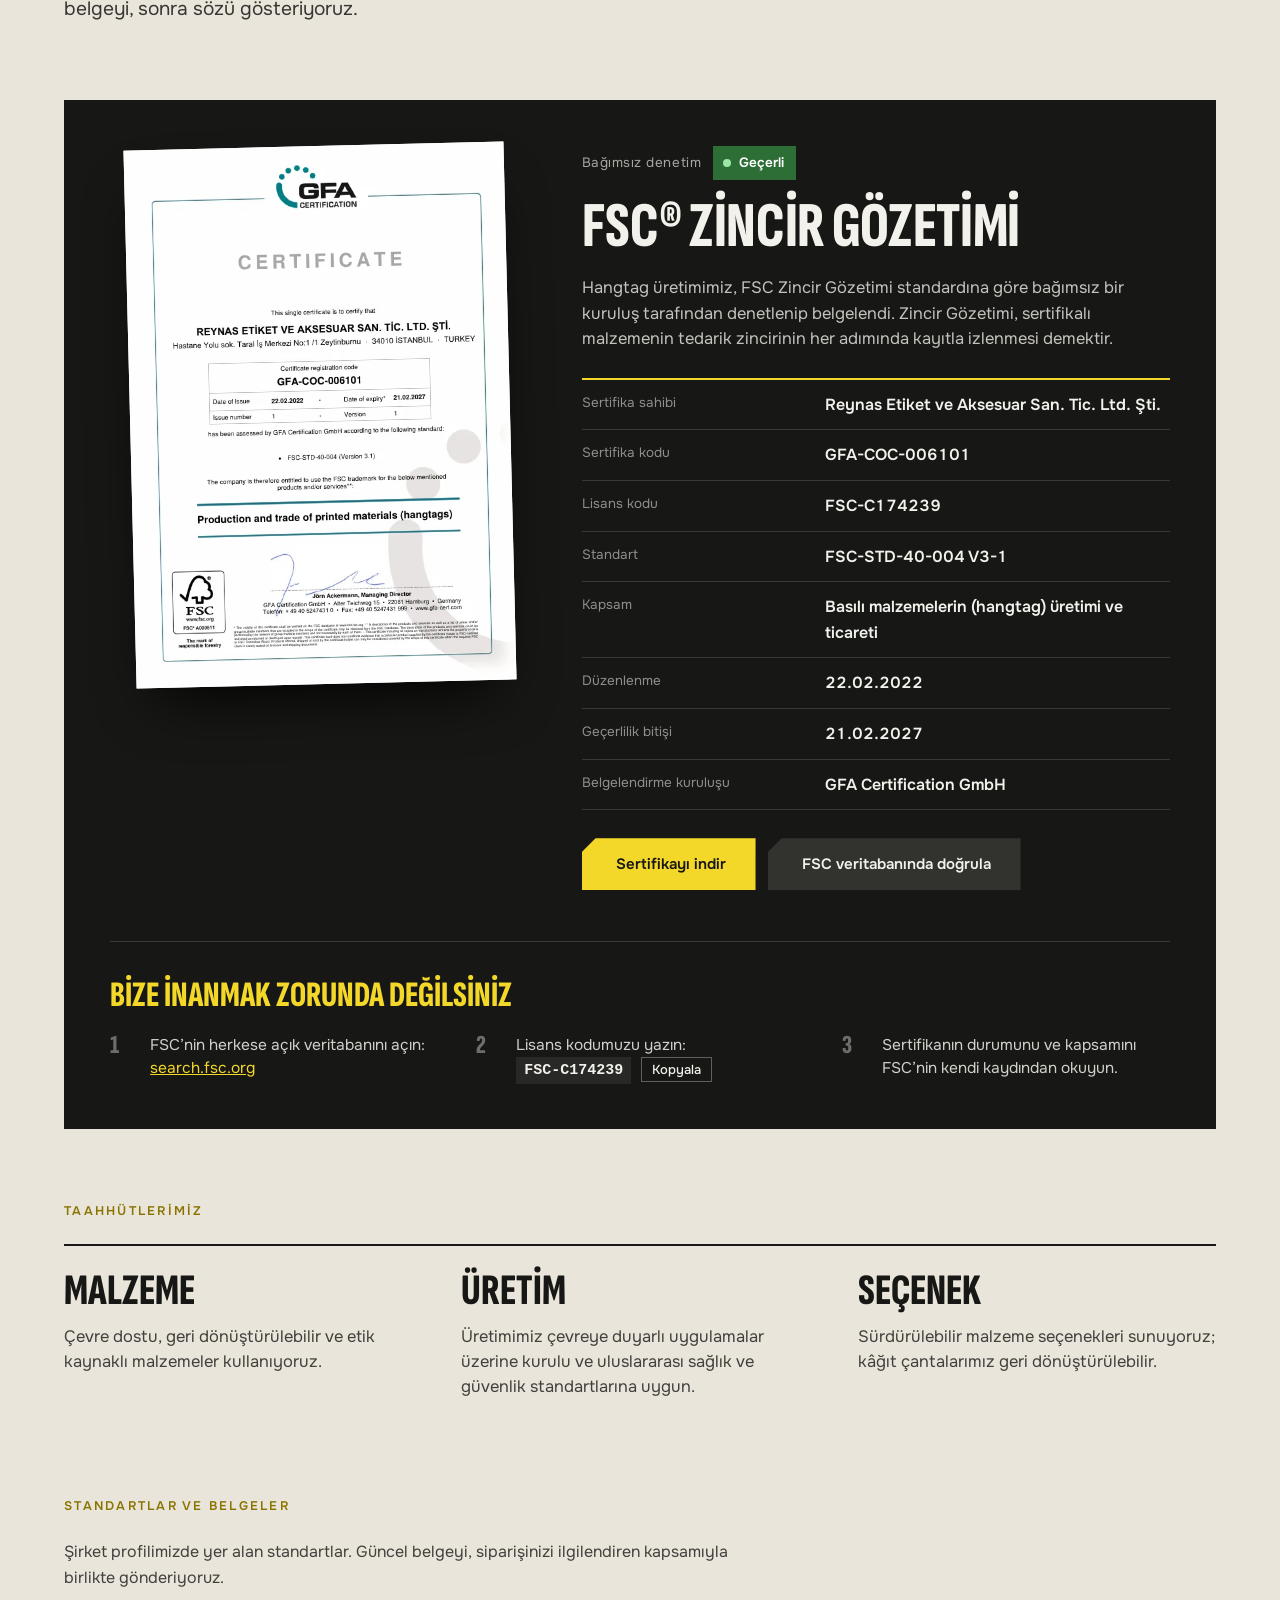
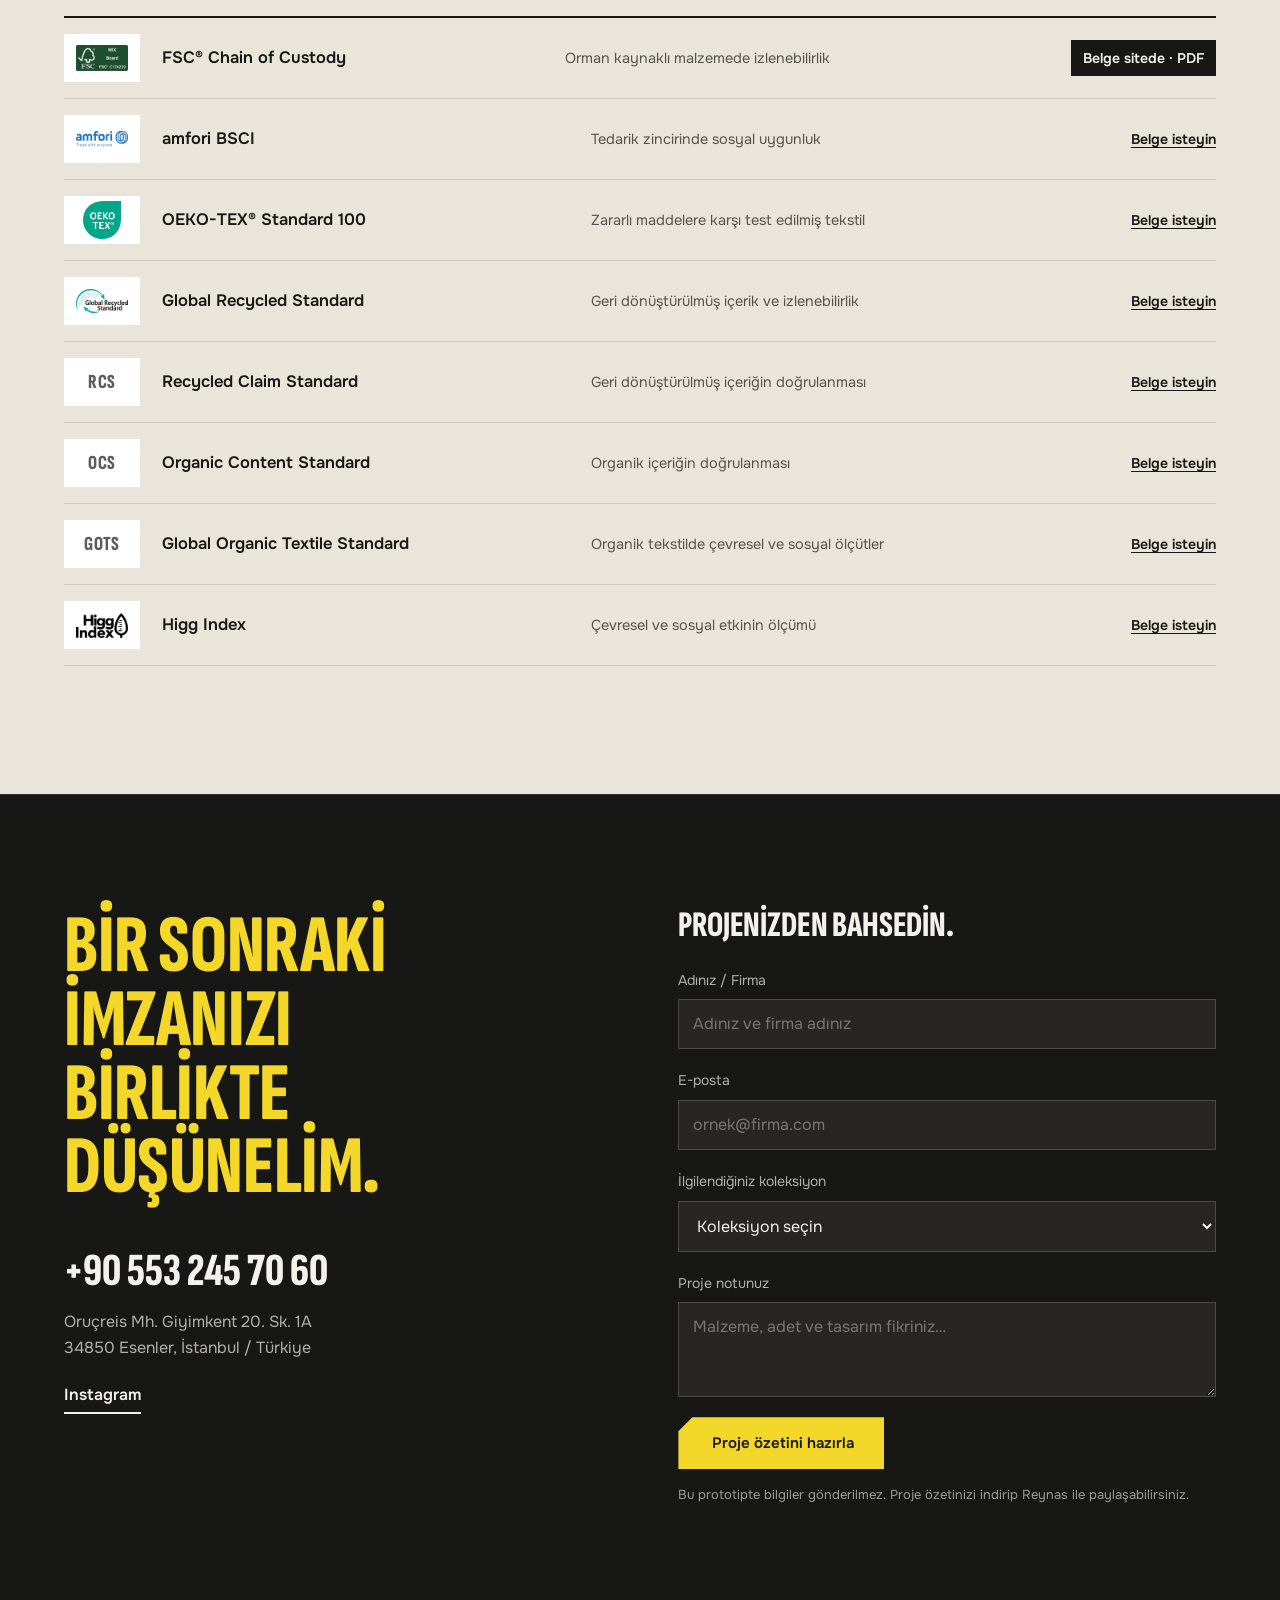
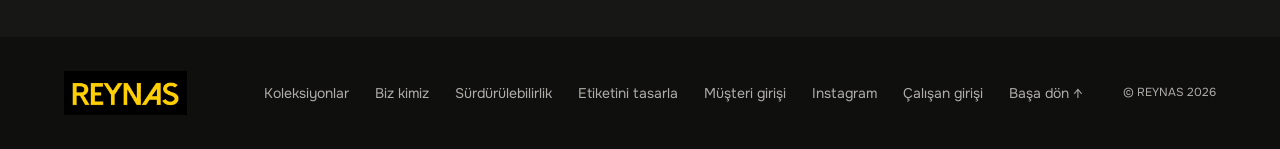
<file: label/index.html>
<!doctype html><html lang="tr"><head><meta charset="utf-8"><meta name="viewport" content="width=device-width,initial-scale=1"><meta name="description" content="REYNAS etiket ve aksesuar koleksiyonları. Hangtag, woven, silicone, metallic, leather ve jacron."><title>Reynas Label — Kimlik detayda saklı.</title><link rel="icon" href="favicon.svg"><link rel="preconnect" href="https://fonts.googleapis.com"><link href="https://fonts.googleapis.com/css2?family=Onest:wght@400;500;600&family=Sofia+Sans+Extra+Condensed:wght@600;800&display=swap" rel="stylesheet"><link rel="stylesheet" href="site.css"><link rel="stylesheet" href="language.css"></head><body class="home">
<div class="util"><a href="tel:+905532457060">+90 553 245 70 60</a><ul><li><span>İstanbul</span><time data-zone="Europe/Istanbul">--:--</time></li></ul></div>
<header class="top"><a class="brand" href="./" aria-label="Reynas Label"><img src="assets/p10-1.webp" alt="REYNAS"><span lang="en">Label</span></a><nav id="nav"><a href="#koleksiyonlar">Koleksiyonlar</a><a href="#hakkimizda">Biz kimiz</a><a href="#dunya">Dünya</a><a href="#surdurulebilirlik">Sürdürülebilirlik</a><a href="#surec">Süreç</a><a href="#iletisim">İletişim</a><a href="hesap.html">Müşteri girişi</a><a class="nav-cta" href="tasarla.html">Etiketini tasarla</a></nav><button class="menu" aria-label="Menüyü aç" aria-expanded="false"><i></i><i></i></button><div class="seam" aria-hidden="true"><i></i></div></header>
<main>
<section class="hero">
 <div class="hero-stage"><canvas class="beltline" role="img" aria-label="Bir makinenin bandından çıkan gerçek Reynas ürünleri: hangtag, dokuma, deri, jakron, silikon ve metal"></canvas>
  <div class="hero-copy"><h1><span><b>Kimlik,</b></span><span><b>detayda</b></span><span><b>saklı.</b></span></h1><p class="hero-intro">Bir dokunuş. Bir doku. Bir imza.<br>Markanızın hikâyesini tamamlayan<br>etiket ve aksesuar koleksiyonları.</p><div class="hero-actions"><a class="btn solid" href="#koleksiyonlar">Koleksiyonları keşfet</a><a class="btn line" href="tasarla.html">Etiketini tasarla</a></div></div></div>
 <ul class="facts"><li><b>6</b><span>malzeme ailesi</span></li><li><b>88</b><span>portfolyo örneği</span></li><li><b>7</b><span>dil</span></li><li><b>1.950</b><span>stüdyo fontu</span></li></ul>
</section>
<section class="lede"><h2>Görülenden fazlası.<br>Hissedilen bir kimlik.</h2><p>İlk izlenimden son dokunuşa uzanan bir malzeme dili. Reynas portfolyosundaki etiket ve aksesuar dünyasını keşfedin.</p></section>
<section class="collections" id="koleksiyonlar"><div class="sec-head"><h2>Detayların dünyası.</h2><p>Altı malzeme ailesi.<br>Sınırsız yaratıcı olasılık.</p></div><div class="panels" id="cards"></div></section>
<section class="process" id="surec">
 <div class="motion-strip process-film" aria-label="Her detayın arkasında"><video class="motion-video" muted loop playsinline preload="none" poster="media/process-poster.jpg" data-desktop="media/process.mp4" data-mobile="media/process-mobile.mp4" aria-hidden="true"></video><button class="motion-toggle" type="button" aria-label="Animasyonu oynat" aria-pressed="false">▶</button></div>
 <div class="process-copy"><h2>Siparişten<br>sevkiyata.</h2><ol><li><h3>Talep</h3><p>Siparişiniz ya da koleksiyon talebiniz ekibe ulaşır; malzeme ve miktar planlanır.</p></li><li><h3>Numune</h3><p>Yeni işlerde önce numune hazırlanır ve size gönderilir.</p></li><li><h3>Onay</h3><p>Numuneyi onayladığınızda sipariş kesinleşir; gerekirse yeniden çalışılır.</p></li><li><h3>Üretim</h3><p>Hammadde testten geçer; kesim ve baskı adımları sırayla ilerler.</p></li><li><h3>Kontrol</h3><p>Ürünler kontrol edilir ve paketlenir.</p></li><li><h3>Sevkiyat</h3><p>Siparişiniz belgeleriyle birlikte yola çıkar.</p></li></ol></div>
</section>



<section class="touch"><h2>Her şey<br>detayda.</h2><p>Bir etiket, tasarımın son cümlesidir.<br>Doğru doku ve doğru detayla tamamlanan bir ifade.</p></section>
<section class="pile" aria-label="Leather"><div class="pile-floor"><div class="slot"><h2>Burada bir etiket<br>eksik: sizinki.</h2><a class="btn solid" href="tasarla.html">Etiketini tasarla</a></div></div><canvas aria-hidden="true"></canvas><p class="pile-hint">Etiketleri aralayın</p></section>
<section class="who" id="hakkimizda">
 <div class="who-head"><p class="kicker">Biz kimiz</p><h2>2010’dan beri<br>detayın üreticisi.</h2></div>
 <div class="who-lead"><p class="big">Reynas, 2010’dan bu yana Türkiye’nin önde gelen etiket ve aksesuar üreticilerinden biridir. Deri etiket, hangtag ve tekstil aksesuarlarında uzmanlaşmıştır.</p><p>2.000 m²’lik tesisimizde 50’yi aşkın çalışanımızla, müşterilerimizin ihtiyacına göre hızlı ve güvenilir çözümler sunuyoruz. Ar-Ge ekibimiz ve modern üretim teknolojilerimizle her detayda kaliteyi gözetiyoruz.</p></div>
 <dl class="who-stats"><div><dt>Kuruluş</dt><dd>2010</dd></div><div><dt>Üretim tesisi</dt><dd>2.000 m²</dd></div><div><dt>Çalışan</dt><dd>50+</dd></div><div><dt>Aylık ürün</dt><dd>20 milyon</dd></div><div><dt>İhracat ülkesi</dt><dd>20+</dd></div></dl>
 <figure class="who-wide"><img src="assets/who/press.webp" alt="Üretimde kullanılan Heidelberg baskı makinesi" loading="lazy" width="1400" height="838"></figure>
 <div class="who-founder"><figure><img src="assets/who/founder.webp" alt="Kurucu Lemi Akriş atölyede" loading="lazy" width="420" height="640"></figure><div><p class="kicker">Kurucu</p><h3>Lemi Akriş</h3><p>1976’da İstanbul’da doğdu. Resme ve sanata olan ilgisi onu 1995’te Marmara Güzel Sanatlar Fakültesi Tekstil Tasarımı Bölümü’ne götürdü.</p><p>Bu yeteneğini moda aksesuarları dünyasına taşıdı; Avrupa’nın önde gelen marka ve üreticileriyle projeler geliştirdi. Güvene dayalı bu ortaklıklar, Reynas Label’ın temelini oluşturdu.</p></div></div>
 <div class="who-mv"><div><p class="kicker">Misyon</p><p class="big">Yenilikçiliği, araştırmayı ve özgünlüğü bir araya getirerek her müşteriye odaklı, verimli ve kişiye özel bir hizmet sunmak.</p></div><div><p class="kicker">Değer</p><p>Müşterilerimizle birlikte yol almak; ürün ve malzeme arayışında onlara eşlik ederken etik ve özenli üretimin kurallarına ve çevreye saygıyla bağlı kalmak.</p></div></div>
 <ul class="who-offer"><li>Deri ve tekstil etiketleri</li><li>Hangtag</li><li>Dokuma etiket</li><li lang="en">Metal Trims</li><li>Ambalaj unsurları</li><li>Özel tasarım çözümleri</li><li>Yüksek hacimli üretim</li><li>Sürdürülebilir malzeme seçenekleri</li></ul>
 <div class="who-refs"><p class="kicker">Birlikte çalıştığımız markalardan</p><p lang="en">Inditex Group (Zara, Pull &amp; Bear, Bershka) · Guess Jeans · Beaumanoir Group (Bonobo, Cache Cache) · Antony Morato · Only (Bestseller) · LC Waikiki · Colin’s · Loft · Koton</p></div>
 <div class="who-docs"><a class="doc" href="docs/reynas-who-we-are.pdf" download><b>Who we are</b><span>Şirket profili özeti · PDF · 1,3 MB</span></a><a class="doc" href="docs/reynas-e-catalogue.pdf" download><b>E-katalog</b><span>Ürün portföyü · PDF · 9,2 MB</span></a></div>
</section>
<section class="globe" id="dunya">
 <div class="globe-head"><p class="kicker">Dünya</p><h2>Merkezde İstanbul.<br>Çevresinde dünya.</h2><p>Dört kıtada 20’den fazla ülkeye ihracat yapıyoruz. Her nokta ürünlerimizin ulaştığı bir pazar; halkalar İstanbul’a olan uzaklığı gösteriyor.</p>
  <p class="you" hidden><span>Siz buradasınız</span> <b data-you-city></b><span>İstanbul’a uzaklık</span> <b data-you-km></b><span>Sizde saat</span> <b><time data-you-time>--:--</time></b></p></div>
 <div class="radar" role="img" aria-label="İstanbul merkezli uzaklık haritası: ihracat yapılan ülkeler"></div>
 <ul class="regions"><li data-r="eu"><h3>Avrupa</h3><p data-c="BG DK FR GR IT NL NO ES"></p></li><li data-r="as"><h3>Asya</h3><p data-c="BD CN HK IN PK RU UZ"></p></li><li data-r="af"><h3>Afrika</h3><p data-c="EG MG MU MA"></p></li><li data-r="am"><h3>Kuzey Amerika</h3><p data-c="MX US"></p></li></ul>
</section>
<section class="sus" id="surdurulebilirlik">
 <div class="sus-head"><p class="kicker">Sürdürülebilirlik</p><h2>Söz değil,<br>belge.</h2><p>Sürdürülebilirlik iddiası kolaydır, kanıtı zordur. Bu yüzden burada önce belgeyi, sonra sözü gösteriyoruz.</p></div>
 <article class="proof">
  <a class="proof-sheet" href="docs/reynas-fsc-certificate.pdf" target="_blank" rel="noopener"><img src="assets/cert/fsc-certificate.webp" alt="Reynas FSC Zincir Gözetimi sertifikası" loading="lazy" width="579" height="819"></a>
  <div class="proof-body">
   <p class="proof-tag"><span>Bağımsız denetim</span><b data-valid-until="2027-02-21" hidden>Geçerli</b></p>
   <h3>FSC® Zincir Gözetimi</h3>
   <p class="proof-lead">Hangtag üretimimiz, FSC Zincir Gözetimi standardına göre bağımsız bir kuruluş tarafından denetlenip belgelendi. Zincir Gözetimi, sertifikalı malzemenin tedarik zincirinin her adımında kayıtla izlenmesi demektir.</p>
   <dl><div><dt>Sertifika sahibi</dt><dd lang="en">Reynas Etiket ve Aksesuar San. Tic. Ltd. Şti.</dd></div><div><dt>Sertifika kodu</dt><dd>GFA-COC-006101</dd></div><div><dt>Lisans kodu</dt><dd>FSC-C174239</dd></div><div><dt>Standart</dt><dd>FSC-STD-40-004 V3-1</dd></div><div><dt>Kapsam</dt><dd>Basılı malzemelerin (hangtag) üretimi ve ticareti</dd></div><div><dt>Düzenlenme</dt><dd>22.02.2022</dd></div><div><dt>Geçerlilik bitişi</dt><dd>21.02.2027</dd></div><div><dt>Belgelendirme kuruluşu</dt><dd lang="en">GFA Certification GmbH</dd></div></dl>
   <p class="proof-actions"><a class="btn solid" href="docs/reynas-fsc-certificate.pdf" download>Sertifikayı indir</a><a class="btn line" href="https://search.fsc.org/" target="_blank" rel="noopener">FSC veritabanında doğrula</a></p>
  </div>
  <div class="proof-check"><h4>Bize inanmak zorunda değilsiniz</h4><ol><li>FSC’nin herkese açık veritabanını açın: <a href="https://search.fsc.org/" target="_blank" rel="noopener" lang="en">search.fsc.org</a></li><li>Lisans kodumuzu yazın: <code>FSC-C174239</code> <button type="button" data-copy="FSC-C174239">Kopyala</button></li><li>Sertifikanın durumunu ve kapsamını FSC’nin kendi kaydından okuyun.</li></ol></div>
 </article>
 <div class="pledges"><p class="kicker">Taahhütlerimiz</p><ul>
  <li><h4>Malzeme</h4><p>Çevre dostu, geri dönüştürülebilir ve etik kaynaklı malzemeler kullanıyoruz.</p></li>
  <li><h4>Üretim</h4><p>Üretimimiz çevreye duyarlı uygulamalar üzerine kurulu ve uluslararası sağlık ve güvenlik standartlarına uygun.</p></li>
  <li><h4>Seçenek</h4><p>Sürdürülebilir malzeme seçenekleri sunuyoruz; kâğıt çantalarımız geri dönüştürülebilir.</p></li>
 </ul></div>
 <div class="ledger"><div class="ledger-head"><p class="kicker">Standartlar ve belgeler</p><p>Şirket profilimizde yer alan standartlar. Güncel belgeyi, siparişinizi ilgilendiren kapsamıyla birlikte gönderiyoruz.</p></div>
  <ul>
   <li class="has"><span class="lg"><img src="assets/cert/fsc.webp" alt="" width="520" height="256"></span><b lang="en">FSC® Chain of Custody</b><span>Orman kaynaklı malzemede izlenebilirlik</span><a href="docs/reynas-fsc-certificate.pdf" download>Belge sitede · PDF</a></li>
   <li><span class="lg"><img src="assets/cert/amfori.webp" alt="" width="520" height="157"></span><b lang="en">amfori BSCI</b><span>Tedarik zincirinde sosyal uygunluk</span><a href="#iletisim">Belge isteyin</a></li>
   <li><span class="lg"><img src="assets/cert/oekotex.webp" alt="" width="300" height="300"></span><b lang="en">OEKO-TEX® Standard 100</b><span>Zararlı maddelere karşı test edilmiş tekstil</span><a href="#iletisim">Belge isteyin</a></li>
   <li><span class="lg"><img src="assets/cert/grs.webp" alt="" width="520" height="238"></span><b lang="en">Global Recycled Standard</b><span>Geri dönüştürülmüş içerik ve izlenebilirlik</span><a href="#iletisim">Belge isteyin</a></li>
   <li><span class="lg tx" lang="en">RCS</span><b lang="en">Recycled Claim Standard</b><span>Geri dönüştürülmüş içeriğin doğrulanması</span><a href="#iletisim">Belge isteyin</a></li>
   <li><span class="lg tx" lang="en">OCS</span><b lang="en">Organic Content Standard</b><span>Organik içeriğin doğrulanması</span><a href="#iletisim">Belge isteyin</a></li>
   <li><span class="lg tx" lang="en">GOTS</span><b lang="en">Global Organic Textile Standard</b><span>Organik tekstilde çevresel ve sosyal ölçütler</span><a href="#iletisim">Belge isteyin</a></li>
   <li><span class="lg"><img src="assets/cert/higg.webp" alt="" width="520" height="252"></span><b lang="en">Higg Index</b><span>Çevresel ve sosyal etkinin ölçümü</span><a href="#iletisim">Belge isteyin</a></li>
  </ul></div>
</section>
<section class="contact" id="iletisim"><div class="contact-copy"><h2>Bir sonraki<br>imzanızı<br>birlikte düşünelim.</h2><a class="phone" href="tel:+905532457060">+90 553 245 70 60</a><address>Oruçreis Mh. Giyimkent 20. Sk. 1A<br>34850 Esenler, İstanbul / Türkiye</address><p class="social"><a href="https://www.instagram.com/reynaslabel/" target="_blank" rel="noopener">Instagram</a><a data-social="linkedin" href="#" target="_blank" rel="noopener" hidden>LinkedIn</a></p></div><form id="brief"><h3>Projenizden bahsedin.</h3><label>Adınız / Firma<input name="name" required autocomplete="organization" placeholder="Adınız ve firma adınız"></label><label>E-posta<input name="email" type="email" required autocomplete="email" placeholder="ornek@firma.com"></label><label>İlgilendiğiniz koleksiyon<select name="collection"><option value="">Koleksiyon seçin</option></select></label><label>Proje notunuz<textarea name="message" required rows="3" placeholder="Malzeme, adet ve tasarım fikriniz…"></textarea></label><button class="btn solid" type="submit">Proje özetini hazırla</button><p class="form-note">Bu prototipte bilgiler gönderilmez. Proje özetinizi indirip Reynas ile paylaşabilirsiniz.</p><p id="status" role="status"></p></form></section>
</main>
<footer class="foot"><img src="assets/p10-1.webp" alt="REYNAS"><nav><a href="#koleksiyonlar">Koleksiyonlar</a><a href="#hakkimizda">Biz kimiz</a><a href="#surdurulebilirlik">Sürdürülebilirlik</a><a href="tasarla.html">Etiketini tasarla</a><a href="hesap.html">Müşteri girişi</a><a href="https://www.instagram.com/reynaslabel/" target="_blank" rel="noopener">Instagram</a><a data-social="linkedin" href="#" target="_blank" rel="noopener" hidden>LinkedIn</a><a href="portal/">Çalışan girişi</a><a href="#">Başa dön ↑</a></nav><small>© REYNAS 2026</small></footer>
<dialog id="gallery"><button class="close" aria-label="Koleksiyonu kapat">×</button><div class="dialog-top"><h2 id="gallery-title"></h2><p id="gallery-description"></p></div><div class="gallery-grid"></div><a class="btn solid" id="inquiry" href="#iletisim">Bu koleksiyon hakkında konuşalım ↗</a></dialog><dialog id="zoom"><button class="close" aria-label="Görseli kapat">×</button><img alt="Ürün detay görünümü"></dialog>
<script src="portal/config.js"></script><script src="portal/bridge.js"></script><script src="data.js"></script><script src="app.js"></script><script src="motion.js"></script><script src="line.js"></script><script src="pile.js"></script><script src="worldmap.js"></script><script src="world.js"></script><script src="language.js"></script></body></html>
</file>
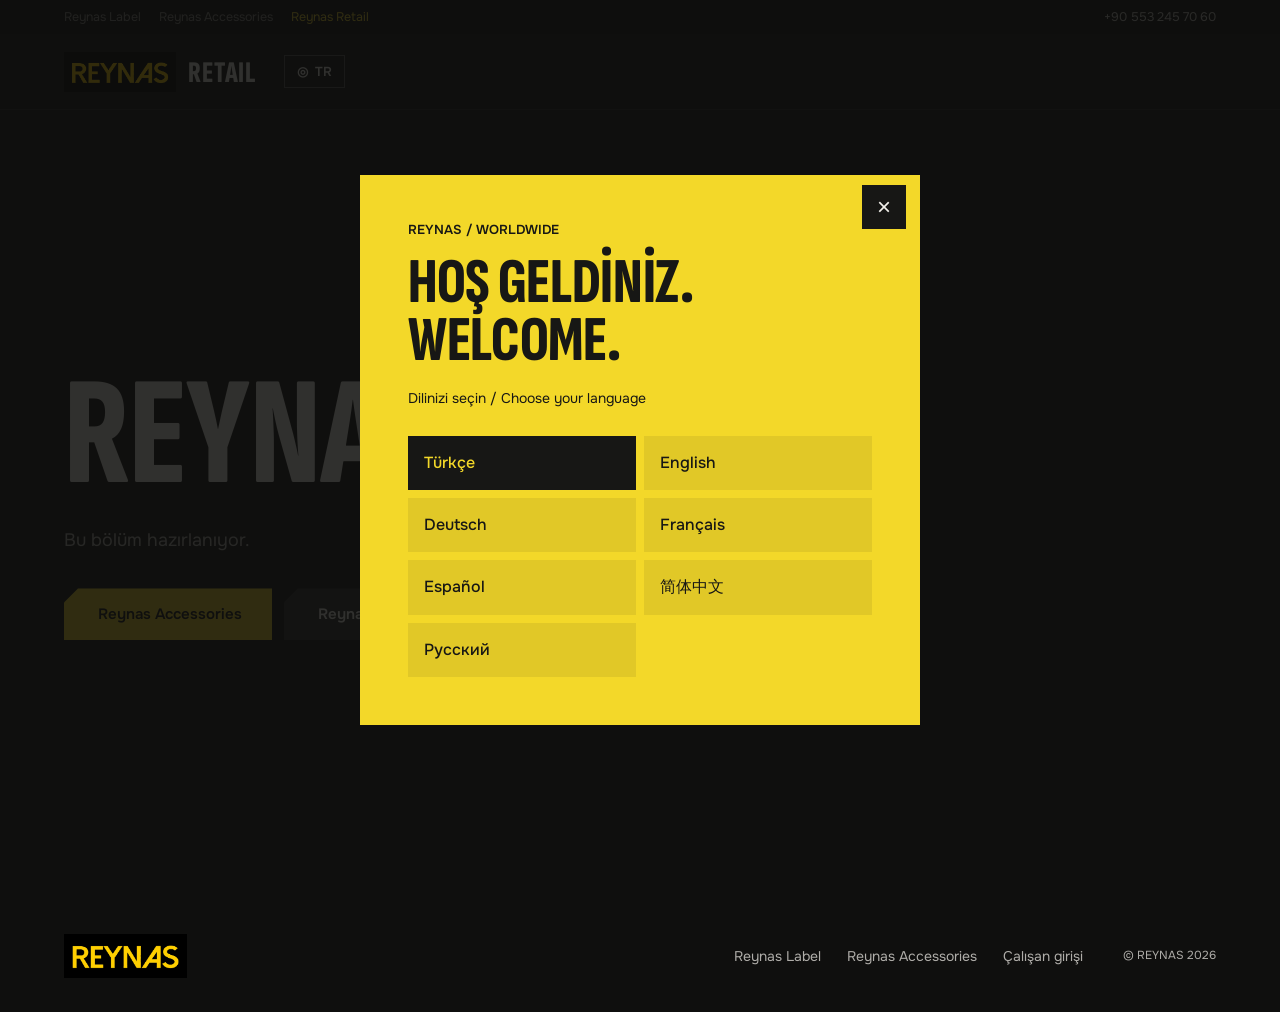
<file: retail/index.html>
<!doctype html><html lang="tr"><head><meta charset="utf-8"><meta name="viewport" content="width=device-width,initial-scale=1"><meta name="description" content="Reynas Retail hazırlanıyor."><title>Reynas Retail</title><link rel="icon" href="favicon.svg"><link rel="preconnect" href="https://fonts.googleapis.com"><link href="https://fonts.googleapis.com/css2?family=Onest:wght@400;500;600&family=Sofia+Sans+Extra+Condensed:wght@600;800&display=swap" rel="stylesheet"><link rel="stylesheet" href="site.css"><link rel="stylesheet" href="language.css"><link rel="stylesheet" href="house.css"></head><body class="retail">
<div class="util"><nav class="sites" aria-label="Reynas siteleri"><a lang="en" data-site="label" href="../label/">Reynas Label</a><a lang="en" data-site="accessories" href="../accessories/">Reynas Accessories</a><a lang="en" href="./" aria-current="page">Reynas Retail</a></nav><a href="tel:+905532457060">+90 553 245 70 60</a></div>
<header class="top"><a class="brand" href="./" aria-label="Reynas Retail"><img src="assets/p10-1.webp" alt="REYNAS"><span lang="en">Retail</span></a></header>
<main class="r-wait"><h1 lang="en">Reynas Retail</h1><p>Bu bölüm hazırlanıyor.</p><div><a class="btn solid" data-site="accessories" href="../accessories/">Reynas Accessories</a><a class="btn line" data-site="label" href="../label/">Reynas Label</a></div></main>
<footer class="foot"><img src="assets/p10-1.webp" alt="REYNAS"><nav><a lang="en" data-site="label" href="../label/">Reynas Label</a><a lang="en" data-site="accessories" href="../accessories/">Reynas Accessories</a><a data-site="portal" href="../label/portal/">Çalışan girişi</a></nav><small>© REYNAS 2026</small></footer><script src="sites.js"></script><script src="language.js"></script></body></html>
</file>
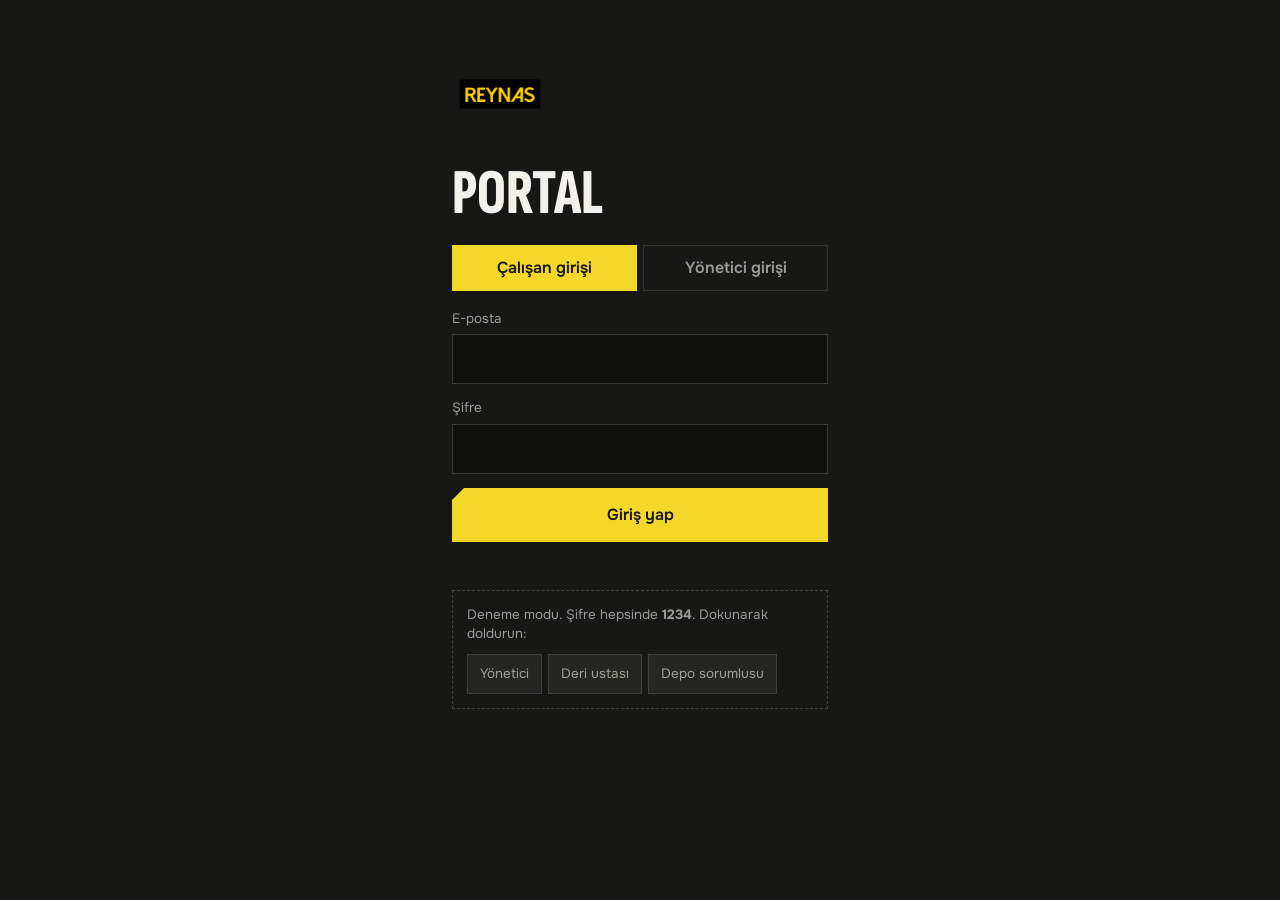
<file: label/portal/index.html>
<!doctype html><html lang="tr"><head>
<meta charset="utf-8"><meta name="viewport" content="width=device-width,initial-scale=1,viewport-fit=cover">
<title>Reynas Portal</title>
<meta name="description" content="Reynas iç uygulaması: sipariş, müşteri ve başvuru takibi.">
<link rel="manifest" href="manifest.webmanifest">
<meta name="theme-color" content="#171715">
<meta name="mobile-web-app-capable" content="yes">
<meta name="apple-mobile-web-app-capable" content="yes">
<meta name="apple-mobile-web-app-status-bar-style" content="black-translucent">
<meta name="apple-mobile-web-app-title" content="Reynas">
<link rel="apple-touch-icon" href="icons/apple-touch-icon.png">
<link rel="icon" href="icons/icon-192.png">
<link rel="preconnect" href="https://fonts.googleapis.com">
<link href="https://fonts.googleapis.com/css2?family=Onest:wght@400;500;600&family=Sofia+Sans+Extra+Condensed:wght@600;800&display=swap" rel="stylesheet">
<link rel="stylesheet" href="app.css">
</head><body>

<div id="boot" class="boot"><img src="icons/icon-192.png" alt="Reynas"><p>Yükleniyor…</p></div>

<form id="login" class="login" hidden>
 <img class="login-logo" src="icons/icon-512.png" alt="Reynas">
 <h1>Portal</h1>
 <div class="who" role="tablist"><button type="button" class="on" data-who="staff">Çalışan girişi</button><button type="button" data-who="admin">Yönetici girişi</button></div>
 <label>E-posta<input name="email" type="email" autocomplete="username" required inputmode="email" autocapitalize="off"></label>
 <label>Şifre<input name="password" type="password" autocomplete="current-password" required></label>
 <button class="btn solid" type="submit">Giriş yap</button>
 <p id="login-error" class="error" role="alert"></p>
 <div class="login-note" id="demo-note" hidden><p>Deneme modu. Şifre hepsinde <b>1234</b>. Dokunarak doldurun:</p><button type="button" data-fill="yonetici@reynas">Yönetici</button><button type="button" data-fill="calisan@reynas">Deri ustası</button><button type="button" data-fill="depo@reynas">Depo sorumlusu</button></div>
</form>

<div id="app" class="app" hidden>
 <header class="bar"><img class="bar-logo" src="icons/logo.webp" alt="Reynas"><h1 id="view-title"></h1><button id="add" class="bar-add" type="button" aria-label="Yeni kayıt" hidden>+</button><button id="me" class="bar-me" type="button" aria-label="Ayarlar"></button></header>
 <main id="screen"></main>
 <nav class="tabs" id="tabs"></nav>
</div>

<div id="sheet" class="sheet" hidden><div class="sheet-card" role="dialog" aria-modal="true"><header><h2 id="sheet-title"></h2><button type="button" id="sheet-close" aria-label="Kapat">×</button></header><div id="sheet-body"></div></div></div>
<p id="toast" class="toast" role="status" aria-live="polite" hidden></p>

<script src="config.js"></script>
<script src="store.js"></script>
<script src="app.js"></script>
</body></html>
</file>
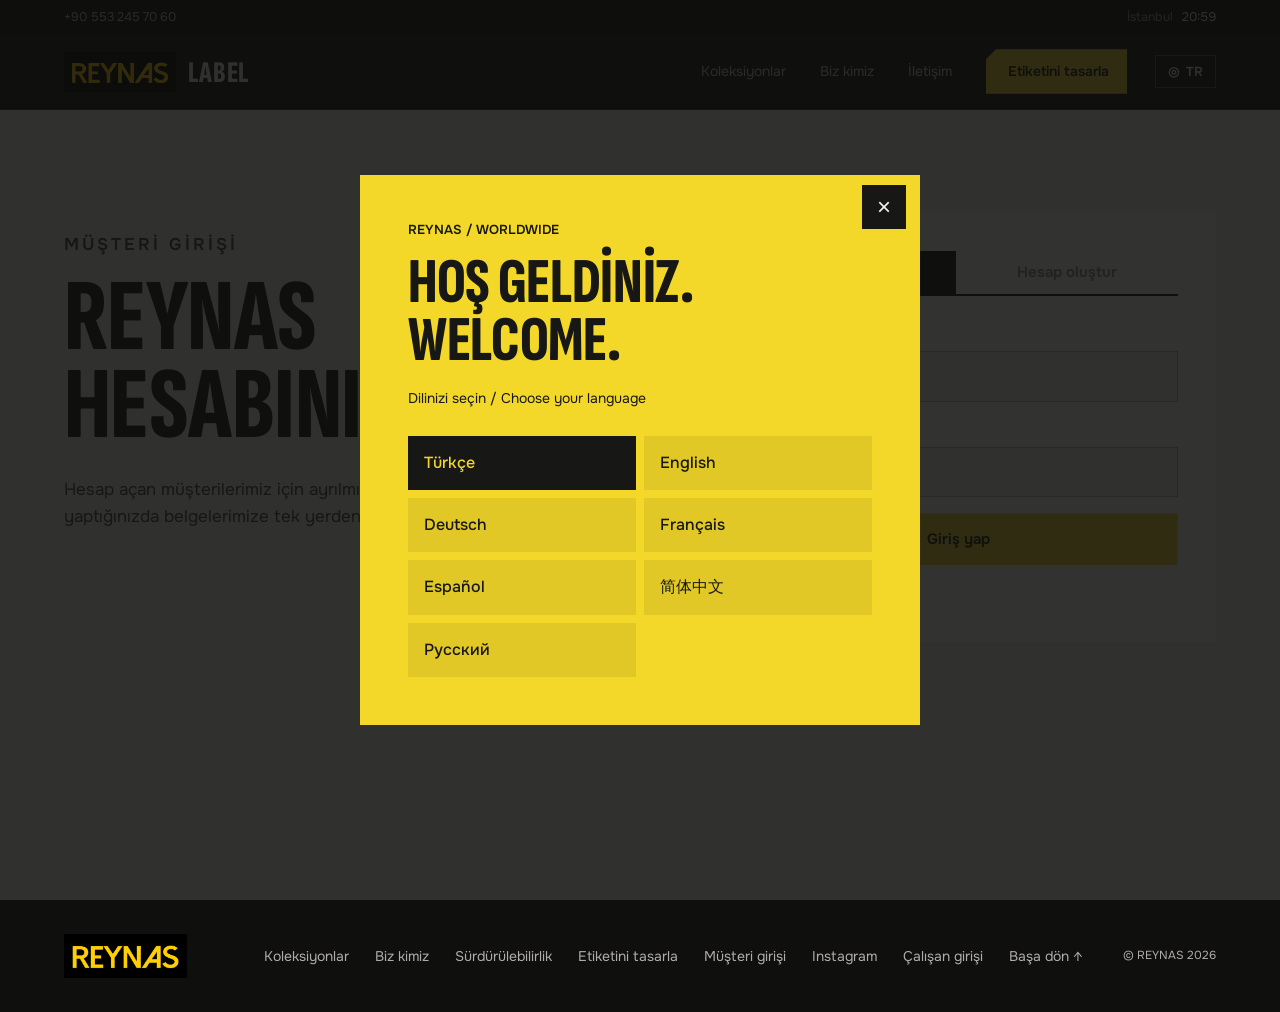
<file: label/hesap.html>
<!doctype html><html lang="tr"><head><meta charset="utf-8"><meta name="viewport" content="width=device-width,initial-scale=1"><meta name="description" content="Reynas Label müşteri hesabı."><meta name="robots" content="noindex"><title>Reynas Label — Müşteri girişi</title><link rel="icon" href="favicon.svg"><link rel="preconnect" href="https://fonts.googleapis.com"><link href="https://fonts.googleapis.com/css2?family=Onest:wght@400;500;600&family=Sofia+Sans+Extra+Condensed:wght@600;800&display=swap" rel="stylesheet"><link rel="stylesheet" href="site.css"><link rel="stylesheet" href="language.css"></head><body class="account">
<div class="util"><a href="tel:+905532457060">+90 553 245 70 60</a><ul><li><span>İstanbul</span><time data-zone="Europe/Istanbul">--:--</time></li></ul></div><header class="top"><a class="brand" href="./" aria-label="Reynas Label"><img src="assets/p10-1.webp" alt="REYNAS"><span lang="en">Label</span></a><nav id="nav"><a href="./#koleksiyonlar">Koleksiyonlar</a><a href="./#hakkimizda">Biz kimiz</a><a href="./#iletisim">İletişim</a><a class="nav-cta" href="tasarla.html">Etiketini tasarla</a></nav><button class="menu" aria-label="Menüyü aç" aria-expanded="false"><i></i><i></i></button></header>
<main class="acct">
 <div class="acct-copy"><p class="kicker">Müşteri girişi</p><h1>Reynas<br>hesabınız.</h1><p>Hesap açan müşterilerimiz için ayrılmış alan. Giriş yaptığınızda belgelerimize tek yerden ulaşırsınız.</p></div>
 <div class="acct-box">
  <div id="acct-out">
   <div class="acct-tabs" role="tablist"><button type="button" role="tab" aria-selected="true" data-tab="in">Giriş yap</button><button type="button" role="tab" aria-selected="false" data-tab="up">Hesap oluştur</button></div>
   <form id="f-in"><label>E-posta<input type="email" name="email" required autocomplete="email"></label><label>Şifre<input type="password" name="password" required autocomplete="current-password" minlength="6"></label><button class="btn solid" type="submit">Giriş yap</button><p class="msg" role="status" aria-live="polite"></p></form>
   <form id="f-up" hidden><label>Adınız<input type="text" name="name" required autocomplete="name"></label><label>Firma<input type="text" name="company" required autocomplete="organization"></label><label>E-posta<input type="email" name="email" required autocomplete="email"></label><label>Şifre<input type="password" name="password" required autocomplete="new-password" minlength="6"></label><p class="note">Şifreniz en az 6 karakter olmalı.</p><button class="btn solid" type="submit">Hesap oluştur</button><p class="msg" role="status" aria-live="polite"></p></form>
  </div>
  <div id="acct-in" class="acct-in" hidden><p class="kicker">Hoş geldiniz</p><h2 data-acct-name></h2><p data-acct-company></p>
   <div class="who-docs"><a class="doc" href="docs/reynas-who-we-are.pdf" download><b>Who we are</b><span>Şirket profili özeti · PDF · 1,3 MB</span></a><a class="doc" href="docs/reynas-e-catalogue.pdf" download><b>E-katalog</b><span>Ürün portföyü · PDF · 9,2 MB</span></a><a class="doc" href="docs/reynas-fsc-certificate.pdf" download><b>FSC</b><span>Zincir Gözetimi sertifikası · PDF</span></a></div>
   <button class="btn line dark" type="button" id="acct-exit">Çıkış yap</button></div>
 </div>
</main>
<footer class="foot"><img src="assets/p10-1.webp" alt="REYNAS"><nav><a href="./#koleksiyonlar">Koleksiyonlar</a><a href="./#hakkimizda">Biz kimiz</a><a href="./#surdurulebilirlik">Sürdürülebilirlik</a><a href="tasarla.html">Etiketini tasarla</a><a href="hesap.html">Müşteri girişi</a><a href="https://www.instagram.com/reynaslabel/" target="_blank" rel="noopener">Instagram</a><a data-social="linkedin" href="#" target="_blank" rel="noopener" hidden>LinkedIn</a><a href="portal/">Çalışan girişi</a><a href="#">Başa dön ↑</a></nav><small>© REYNAS 2026</small></footer><script src="portal/config.js"></script><script src="world.js"></script><script src="hesap.js"></script><script src="language.js"></script></body></html>
</file>
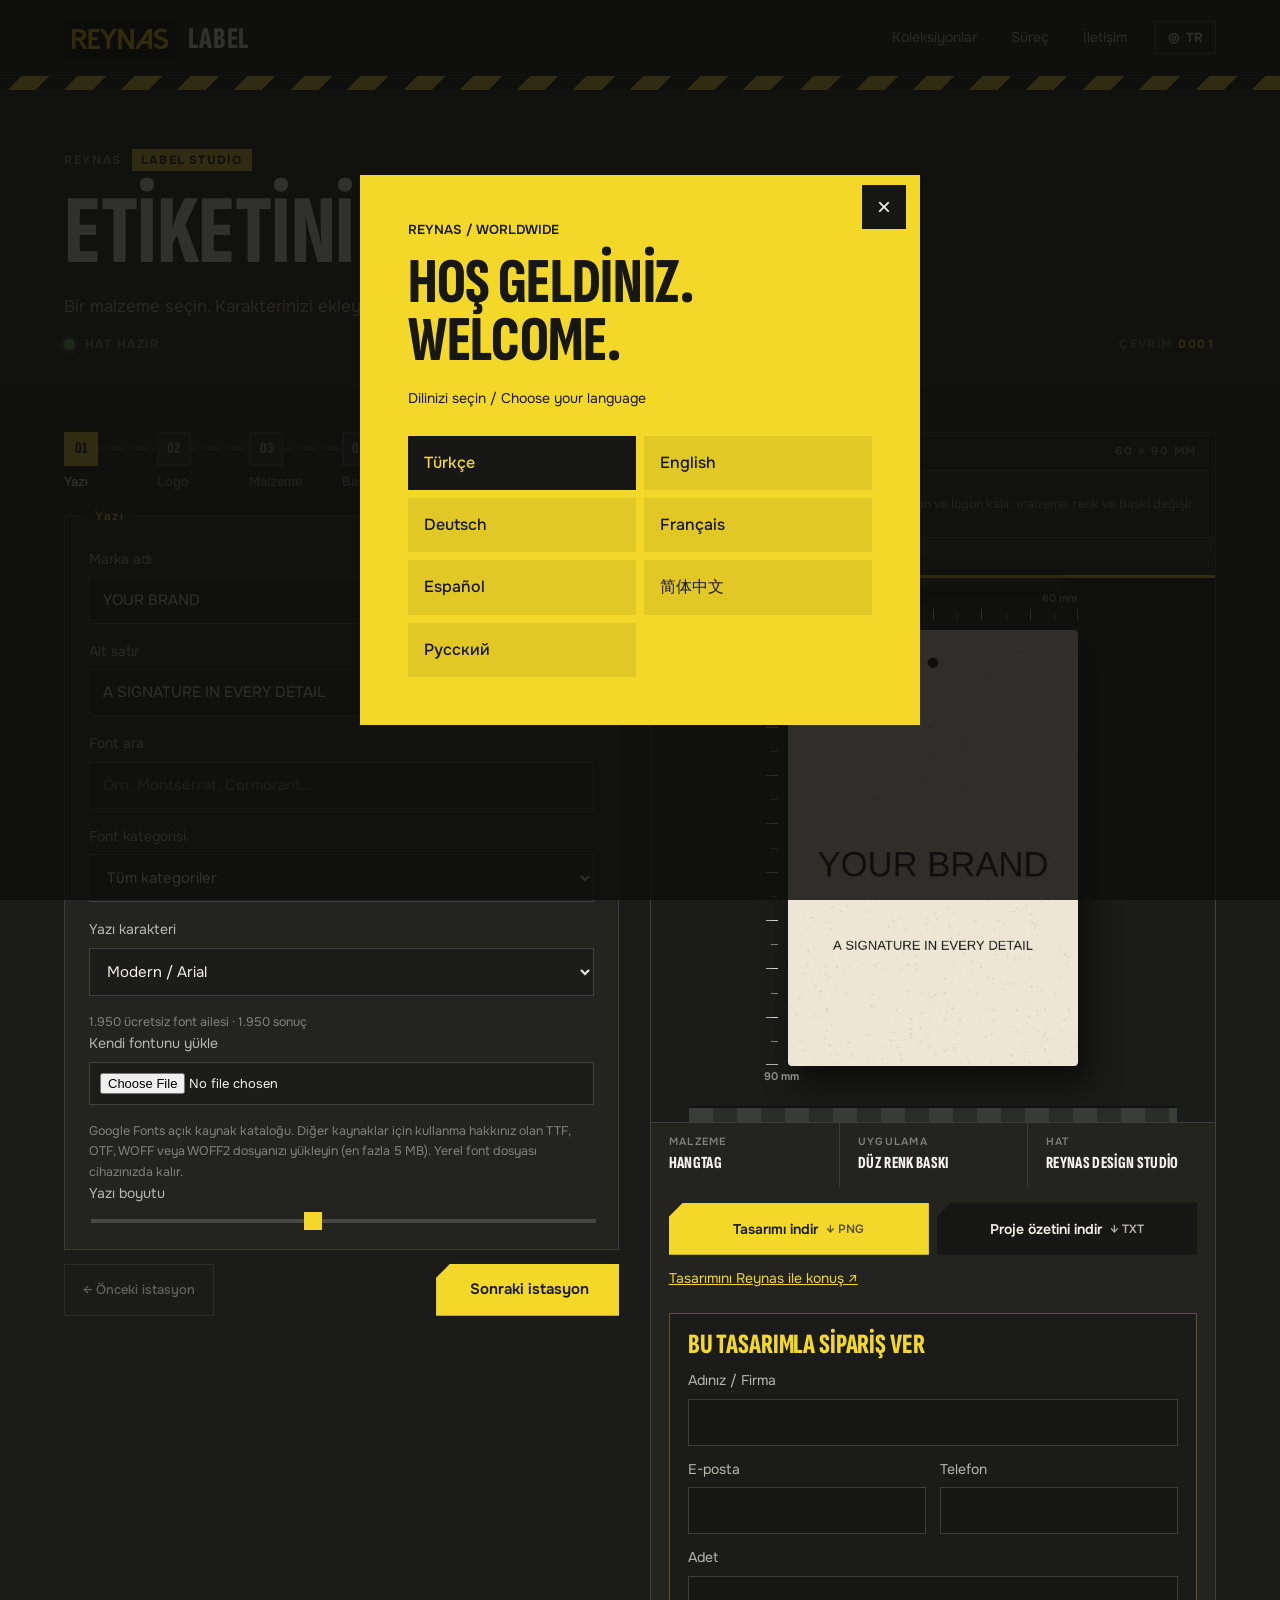
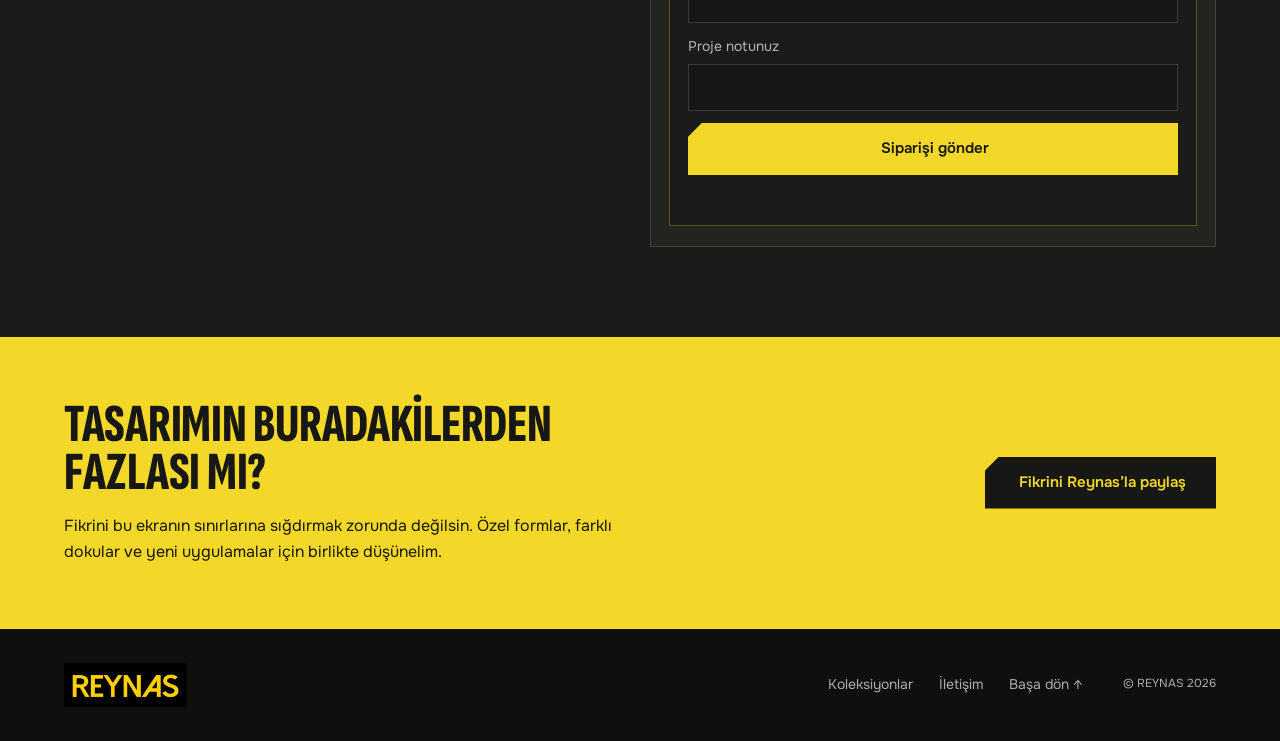
<file: label/tasarla.html>
<!doctype html><html lang="tr"><head><meta charset="utf-8"><meta name="viewport" content="width=device-width,initial-scale=1"><title>Etiketini tasarla — REYNAS</title><meta name="description" content="Reynas üretim hattında etiket fikrinizi görselleştirin. Malzeme, şekil, renk, baskı ve logonuzla kendi etiket önizlemenizi oluşturun."><link rel="icon" href="favicon.svg"><link rel="preconnect" href="https://fonts.googleapis.com"><link href="https://fonts.googleapis.com/css2?family=Onest:wght@400;500;600&family=Sofia+Sans+Extra+Condensed:wght@600;800&display=swap" rel="stylesheet"><link rel="stylesheet" href="site.css"><link rel="stylesheet" href="studio.css"><link rel="stylesheet" href="language.css"></head><body class="designer-page">
<header class="top"><a class="brand" href="./" aria-label="Reynas Label"><img src="assets/p10-1.webp" alt="REYNAS"><span lang="en">Label</span></a><nav id="nav"><a href="./#koleksiyonlar">Koleksiyonlar</a><a href="./#surec">Süreç</a><a href="./#iletisim">İletişim</a></nav><button class="menu" aria-label="Menüyü aç" aria-expanded="false"><i></i><i></i></button></header>
<main>
<section class="hall">
 <div class="hazard" aria-hidden="true"></div>
 <div class="hall-copy"><p class="hall-tag">Reynas <b>Label Studio</b></p><h1>Etiketini tasarla.</h1><p>Bir malzeme seçin. Karakterinizi ekleyin. Fikrinizi görün.</p></div>
 <div class="gauges" aria-hidden="true"><span class="lamp" id="lamp"></span><span id="hall-state">Hat hazır</span><span class="cycle">Çevrim <b id="cycle">0000</b></span></div>
</section>

<div class="floor">
 <form id="design-controls" class="console">
  <nav class="rail" aria-label="Tasarım adımları"><button type="button" data-go="01"><i>01</i><span>Yazı</span></button><button type="button" data-go="02"><i>02</i><span>Logo</span></button><button type="button" data-go="03"><i>03</i><span>Malzeme</span></button><button type="button" data-go="04"><i>04</i><span>Baskı</span></button><button type="button" data-go="05"><i>05</i><span>Tasarımın</span></button><button type="button" data-go="ship"><i>06</i><span>Sevkiyat</span></button></nav>
  <fieldset class="station on" data-station="01" data-panel="01"><legend>Yazı</legend>
   
   <label>Marka adı<input id="brand-name" maxlength="28" value="YOUR BRAND" autocomplete="off"></label>
   <label>Alt satır<input id="subtitle" maxlength="45" value="A SIGNATURE IN EVERY DETAIL" autocomplete="off"></label>
   <div class="font-picker">
    <label>Font ara<input id="font-search" type="search" placeholder="Örn. Montserrat, Cormorant…" autocomplete="off"></label>
    <label>Font kategorisi<select id="font-category"><option value="">Tüm kategoriler</option><option>Sans Serif</option><option>Serif</option><option>Display</option><option>Handwriting</option><option>Monospace</option></select></label>
    <label>Yazı karakteri<select id="font"><option value="sans">Modern / Arial</option><option value="serif">Klasik / Georgia</option><option value="mono">Minimal / Courier New</option></select></label>
    <p id="font-status" class="helper" role="status" aria-live="polite">Ücretsiz font kataloğu yükleniyor…</p>
    <button type="button" id="font-retry" class="subtle-button" hidden>Fontu yeniden yükle</button>
    <label>Kendi fontunu yükle<input id="font-upload" type="file" accept=".ttf,.otf,.woff,.woff2"></label>
    <p class="helper">Google Fonts açık kaynak kataloğu. Diğer kaynaklar için kullanma hakkınız olan TTF, OTF, WOFF veya WOFF2 dosyanızı yükleyin (en fazla 5 MB). Yerel font dosyası cihazınızda kalır.</p>
   </div>
   <label>Yazı boyutu<input id="text-size" type="range" min="12" max="44" value="26"></label>
  </fieldset>

  <fieldset class="station" data-station="02" data-panel="02"><legend>Logo</legend>
   <label class="upload-label">Logo yükle (PNG, JPG, WebP)<input id="logo" type="file" accept="image/png,image/jpeg,image/webp"></label>
   <p class="helper">En fazla 5 MB. Şeffaf PNG en iyi sonucu verir. Dosyanız cihazınızda kalır.</p>
   <label>Logo boyutu<input id="logo-size" type="range" min="15" max="65" value="38" disabled></label>
   <div class="field-pair"><label>Logo yatay konum<input id="logo-x" type="range" min="-100" max="100" value="0"></label><label>Logo dikey konum<input id="logo-y" type="range" min="-100" max="100" value="0"></label></div>
   <button id="remove-logo" type="button" class="subtle-button" disabled>Logoyu kaldır</button>
  </fieldset>

  <fieldset class="station" data-station="03" data-panel="03"><legend>Malzeme ve renk</legend>
   <label>Etiket türü<select id="material"><option value="hangtag">Hangtag</option><option value="woven">Woven / Dokuma</option><option value="silicone">Silicone / Micro injection</option><option value="metallic">Metal Trims</option><option value="leather">Leather / Deri</option><option value="jacron">Jacron</option></select></label>
   <label>Şekil<select id="shape"><option value="rectangle">Dikdörtgen</option><option value="rounded">Yuvarlatılmış köşe</option><option value="circle">Daire</option></select></label>
   <div class="field-pair"><label>En (mm)<input id="width" type="number" min="20" max="160" value="60" required></label><label id="height-label">Boy (mm)<input id="height" type="number" min="15" max="180" value="90" required></label></div>
     <div class="field-pair"><label>Etiket rengi<input id="background" type="color" value="#eee6d5"></label><label>Yazı rengi<input id="foreground" type="color" value="#171715"></label></div>
  </fieldset>

  <fieldset class="station" data-station="04" data-panel="04"><legend>Baskı ve uygulama</legend>
   <label>Uygulama yöntemi<select id="technique"></select></label>
   <p id="technique-description" class="helper"></p>
   <label id="tram-options" hidden>Tram dokusu<select id="tram-size"><option value="fine">İnce noktalar</option><option value="medium" selected>Orta noktalar</option><option value="bold">Belirgin noktalar</option></select></label>
   <p class="helper">Seçenekler tasarım talebidir. Malzeme ve üretim uygunluğu Reynas ile netleştirilir. Efektler temsilidir.</p>
  </fieldset>

  <fieldset class="station" data-station="05" data-panel="05"><legend>Kendi tasarımın</legend>
   <label class="upload-label">Tasarımını yükle (PNG, JPG, WebP)<input id="artwork" type="file" accept="image/png,image/jpeg,image/webp"></label>
   <p class="helper">Kendi çalışmanı yüklediğinde hazır etiket kalkar; görselin kendi oranı ve şeffaflığı korunur. En fazla 10 MB, 20 megapiksel. Önizleme çıktısı en uzun kenarda en fazla 1260 pikseldir. Dosyan cihazında kalır; Reynas’a otomatik gönderilmez. Görseli taşıyabilir, döndürebilir ve renklerini ayarlayabilirsin. Görselin içine gömülü yazı ve şekiller ayrı ayrı düzenlenemez; yeni yazı ve logoyu bağımsız ekleyebilirsin.</p>
   <div id="artwork-settings" hidden>
    <p id="artwork-name" class="helper"></p>
    <label>Yerleşim<select id="artwork-fit"><option value="contain">Tasarımın tamamını göster</option><option value="cover">Etiketi doldur (kenarlardan kırpılabilir)</option></select></label>
    <label>Tasarım boyutu<input id="artwork-size" type="range" min="10" max="250" value="100"></label>
    <p class="helper">Önizlemede tasarımını sürükleyerek de taşıyabilirsin.</p>
    <div class="field-pair"><label>Yatay konum<input id="artwork-x" type="range" min="-100" max="100" value="0"></label><label>Dikey konum<input id="artwork-y" type="range" min="-100" max="100" value="0"></label></div>
    <label>Döndürme <output id="rotation-value">0°</output><input id="artwork-rotation" type="range" min="-180" max="180" value="0"></label>
    <label>Saydamlık<input id="artwork-opacity" type="range" min="0" max="100" value="100"></label>
    <div class="field-pair"><label>Parlaklık<input id="artwork-brightness" type="range" min="20" max="180" value="100"></label><label>Kontrast<input id="artwork-contrast" type="range" min="20" max="180" value="100"></label></div>
    <label>Renk görünümü<select id="artwork-effect"><option value="original">Özgün renkler</option><option value="grayscale">Siyah beyaz</option><option value="sepia">Sepya</option></select></label>
    <label class="checkbox-label"><input id="artwork-flip" type="checkbox"> Yatay aynala</label>
    <button id="artwork-reset" type="button" class="subtle-button">Görsel ayarlarını sıfırla</button>
    <label class="checkbox-label"><input id="artwork-text" type="checkbox"> Marka yazısını tasarımın üzerine ekle</label>
    <button id="remove-artwork" type="button" class="subtle-button">Yüklenen tasarımı kaldır</button>
   </div>
   <p id="artwork-status" class="helper" role="status" aria-live="polite"></p>
  </fieldset>

  

  

  

  

  

  

  <section class="station ship" data-station="06" data-panel="ship"><div class="ticket"><div class="ticket-head"><strong>İş emri</strong><span id="job-no"></span></div><dl id="ticket-rows"></dl><p class="stamp" aria-hidden="true">Önizleme</p></div><p class="helper">Bu çalışma bir tasarım önizlemesidir; üretime hazır dosya değildir. Ekrandaki renk ve dokular temsilidir. Malzeme, ölçü ve uygulama uygunluğu Reynas ile netleştirilir.</p><button type="button" id="reset" class="reset-button">Tasarımı sıfırla ↺</button></section>
  <div class="steps"><button type="button" class="subtle-button" id="prev-station">← Önceki istasyon</button><button type="button" class="btn solid" id="next-station">Sonraki istasyon</button></div>
    <p id="design-status" role="status" aria-live="polite"></p>
 </form>

 <aside class="machine-column">
  <div class="machine">
   <div class="machine-top"><span>CANLI ÖNİZLEME</span><span id="dimension">60 × 90 MM</span></div><div class="shuffle"><button type="button" id="shuffle" class="shuffle-btn"><i aria-hidden="true"></i>Karıştır</button><button type="button" id="shuffle-undo" class="subtle-button" hidden>Geri al ↶</button><button type="button" id="replay" class="subtle-button">Üretimi izle</button><p>Yazın ve logon kalır; malzeme, renk ve baskı değişir.</p></div>
   <div class="press">
    <div class="press-head" aria-hidden="true"><b id="tool-name">Reynas</b><span></span></div>
    <div class="canvas-stage"><canvas id="label-canvas" width="720" height="960" role="img" aria-label="Etiketinizin canlı tasarım önizlemesi"></canvas><div class="ruler ruler-x" aria-hidden="true"><span></span></div><div class="ruler ruler-y" aria-hidden="true"><span></span></div></div>
    <div class="press-bed" aria-hidden="true"></div><canvas class="fx" aria-hidden="true"></canvas>
   </div>
   <dl class="readout"><div><dt>Malzeme</dt><dd id="material-caption">HANGTAG</dd></div><div><dt>Uygulama</dt><dd id="technique-caption"></dd></div><div><dt>Hat</dt><dd>Reynas Design Studio</dd></div></dl>
   <div class="export-buttons"><button type="button" id="download" class="btn solid">Tasarımı indir <span>↓ PNG</span></button><button type="button" id="download-brief" class="btn line dark">Proje özetini indir <span>↓ TXT</span></button></div>
   <a class="discuss" href="./#iletisim">Tasarımını Reynas ile konuş ↗</a>
   <form id="order-form" class="order-form"><h3>Bu tasarımla sipariş ver</h3><label>Adınız / Firma<input name="name" required autocomplete="organization"></label><div class="field-pair"><label>E-posta<input name="email" type="email" required autocomplete="email"></label><label>Telefon<input name="phone" type="tel" autocomplete="tel"></label></div><label>Adet<input name="qty" type="number" min="1" required></label><label>Proje notunuz<input name="note" autocomplete="off"></label><button class="btn solid" type="submit">Siparişi gönder</button><p id="order-status" role="status" aria-live="polite"></p></form>
  </div>
 </aside>
</div>

<section class="beyond"><div><h2>Tasarımın buradakilerden<br>fazlası mı?</h2><p>Fikrini bu ekranın sınırlarına sığdırmak zorunda değilsin. Özel formlar, farklı dokular ve yeni uygulamalar için birlikte düşünelim.</p></div><a class="btn solid" href="./#iletisim">Fikrini Reynas’la paylaş</a></section>
</main>
<footer class="foot"><img src="assets/p10-1.webp" alt="REYNAS"><nav><a href="./#koleksiyonlar">Koleksiyonlar</a><a href="./#iletisim">İletişim</a><a href="./">Başa dön ↑</a></nav><small>© REYNAS 2026</small></footer>
<script src="portal/config.js"></script><script src="portal/bridge.js"></script><script src="font-picker.js"></script><script src="designer.js"></script><script src="fx.js"></script><script src="factory.js"></script><script src="language.js"></script></body></html>
</file>
<file: label/site.css>
/* REYNAS v11 — ortak temel + ana sayfa */
:root{--ink:#171715;--paper:#f3f1eb;--kraft:#eae5da;--yellow:#f3d829;--steel:#8c8f8a;--line:#17171522;--display:"Sofia Sans Extra Condensed","Oswald","Arial Narrow","DejaVu Sans Condensed","PingFang SC","Microsoft YaHei",sans-serif;--body:"Onest","Inter","PingFang SC","Microsoft YaHei",Arial,sans-serif;--pad:clamp(20px,5vw,84px)}
*{box-sizing:border-box}html{scroll-behavior:smooth;scroll-padding-top:80px}
body{margin:0;background:var(--paper);color:var(--ink);font:400 16px/1.6 var(--body);-webkit-font-smoothing:antialiased}
img,video{display:block;max-width:100%}a{color:inherit}
h1,h2,h3{margin:0;font-family:var(--display);font-weight:800;text-transform:uppercase;line-height:.9;letter-spacing:-.005em}
h2{font-size:clamp(46px,6.4vw,104px)}
:focus-visible{outline:2px solid var(--yellow);outline-offset:3px}
.btn{display:inline-flex;align-items:center;justify-content:center;min-height:52px;padding:0 30px 0 34px;font:600 15px/1 var(--body);text-decoration:none;border:0;cursor:pointer;clip-path:polygon(14px 0,100% 0,100% 100%,0 100%,0 14px);transition:background .2s,color .2s}
.btn.solid{background:var(--yellow);color:var(--ink)}.btn.solid:hover{background:#fff}
.btn.line{background:#f3f1eb1f;color:var(--paper)}.btn.line:hover{background:var(--paper);color:var(--ink)}
.btn.line.dark{background:var(--ink);color:var(--paper)}.btn.line.dark:hover{background:var(--yellow);color:var(--ink)}

.top{position:sticky;top:0;z-index:50;display:flex;align-items:center;gap:28px;height:76px;padding:0 var(--pad);background:var(--ink);color:var(--paper);border-bottom:1px solid #f3f1eb14}
.brand img{height:40px;width:auto}
.top nav{display:flex;align-items:center;gap:34px;margin-left:auto;font-size:14px}
.top nav a{text-decoration:none;opacity:.82}.top nav a:hover{opacity:1;color:var(--yellow)}
.top nav .nav-cta{opacity:1;background:var(--yellow);color:var(--ink);padding:11px 18px 11px 22px;font-weight:600;clip-path:polygon(10px 0,100% 0,100% 100%,0 100%,0 10px)}.top nav .nav-cta:hover{background:#fff;color:var(--ink)}
.menu{display:none;width:44px;height:44px;background:none;border:0;padding:12px 8px;cursor:pointer;margin-left:auto}.menu i{display:block;height:2px;background:var(--yellow);margin:7px 0}

/* Üst bilgi şeridi */
.util{display:flex;justify-content:space-between;align-items:center;gap:20px;height:34px;padding:0 var(--pad);background:#0f0f0e;color:#f3f1eb99;font-size:12.5px}
.util a{text-decoration:none;color:#f3f1ebcc}.util a:hover{color:var(--yellow)}
.util ul{list-style:none;display:flex;gap:26px;margin:0;padding:0}.util li{display:flex;gap:8px}.util time{color:var(--paper);font-variant-numeric:tabular-nums}
.top{position:sticky}
.seam{position:absolute;left:0;right:0;top:auto;bottom:-3px;height:3px;z-index:1;pointer-events:none}

/* Hero: tam ekran fotoğraf, maskeden çıkan başlık, askı etiketi */
.hero{position:relative;display:flex;flex-direction:column;justify-content:flex-end;min-height:calc(100svh - 110px);background:var(--ink);color:var(--paper);overflow:hidden;isolation:isolate}
.hero-bg{position:absolute;inset:0;width:100%;height:100%;object-fit:cover;object-position:70% 50%;z-index:-2;transform:scale(1.1);transition:transform 2.8s cubic-bezier(.2,.6,.2,1)}
.ready .hero-bg{transform:none}
.hero::before{content:"";position:absolute;inset:0;z-index:-1;background:linear-gradient(90deg,#171715f2 0,#171715cc 34%,#17171540 68%,#17171566 100%),linear-gradient(0deg,#171715 0,#17171500 34%)}
.hero-copy{padding:clamp(40px,7vw,110px) var(--pad) clamp(34px,4vw,60px);max-width:1100px}
.hero h1{font-size:clamp(84px,13.4vw,232px);line-height:.8;letter-spacing:-.015em}
.hero h1 span{display:block;overflow:hidden;padding-top:.22em;margin-top:-.22em}
.hero h1 b{display:block;font-weight:inherit;transform:translateY(108%);transition:transform 1.05s cubic-bezier(.16,.8,.2,1)}
.hero h1 span:nth-child(2) b{transition-delay:.11s}.hero h1 span:nth-child(3) b{transition-delay:.22s;color:var(--yellow)}
.ready .hero h1 b{transform:none}
.hero-intro{margin:clamp(22px,2.6vw,40px) 0 26px;font-size:clamp(17px,1.4vw,21px);line-height:1.5;color:#f3f1ebd9;max-width:30em}
.hero-actions{display:flex;flex-wrap:wrap;gap:12px}
.hero-intro,.hero-actions{opacity:0;transform:translateY(14px);transition:opacity .8s .55s,transform .8s .55s}.ready :is(.hero-intro,.hero-actions){opacity:1;transform:none}
.tag{position:absolute;top:0;right:clamp(24px,9vw,170px);width:clamp(150px,13vw,210px);transform-origin:50% 0;transform:rotate(16deg);z-index:2}
.tag-string{display:block;width:2px;height:clamp(60px,12vh,150px);margin:0 auto;background:#f3f1ebb3}
.tag-body{position:relative;background:var(--yellow);color:var(--ink);padding:46px 18px 20px;clip-path:polygon(22% 0,78% 0,100% 12%,100% 100%,0 100%,0 12%);filter:drop-shadow(0 24px 30px #000a)}
.tag .eyelet{position:absolute;left:50%;top:16px;width:14px;height:14px;margin-left:-7px;border-radius:50%;background:var(--ink);box-shadow:0 0 0 4px #17171533}
.tag img{width:100%;height:auto}
.tag ul{list-style:none;margin:14px 0 0;padding:12px 0 0;border-top:2px dashed #17171580;font:800 clamp(17px,1.5vw,23px)/1.12 var(--display);text-transform:uppercase}
.facts{list-style:none;margin:0;padding:0 var(--pad);display:grid;grid-template-columns:repeat(4,1fr);border-top:1px solid #f3f1eb26;background:#171715e6}
.facts li{display:flex;align-items:baseline;gap:14px;padding:20px 0}.facts li+li{padding-left:24px;border-left:1px solid #f3f1eb1f}
.facts b{font:800 clamp(36px,3.6vw,58px)/.9 var(--display);color:var(--yellow)}.facts span{font-size:14px;color:#f3f1ebb3}

.lede{display:grid;grid-template-columns:1.25fr 1fr;gap:clamp(30px,6vw,110px);align-items:end;padding:clamp(70px,10vw,150px) var(--pad)}
.lede p{margin:0;max-width:44ch;font-size:18px;color:#171715cc}

.collections{padding:0 var(--pad) clamp(70px,9vw,140px)}
.sec-head{display:flex;justify-content:space-between;align-items:end;gap:30px;margin-bottom:34px;padding-top:28px;border-top:2px solid var(--ink)}
.sec-head p{margin:0;text-align:right;color:#171715b3}
.panels{display:flex;gap:6px;height:min(72vh,680px);min-height:460px}
.panel{position:relative;flex:1 1 0;min-width:0;padding:0;border:0;background:var(--ink);color:var(--paper);cursor:pointer;overflow:hidden;text-align:left;font:inherit;transition:flex-grow .65s cubic-bezier(.3,.7,.2,1)}
.panel.is-open{flex-grow:5.2}
.panel img{position:absolute;inset:0;width:100%;height:100%;object-fit:cover;filter:grayscale(1) brightness(.55);transition:filter .5s,transform .9s}
.panel.is-open img{filter:none;transform:scale(1.03)}
.panel::after{content:"";position:absolute;inset:auto 0 0;height:55%;background:linear-gradient(#0000,#000c);opacity:0;transition:opacity .4s}.panel.is-open::after{opacity:1}
.panel-text{position:absolute;z-index:1;left:22px;right:22px;bottom:22px;display:grid;gap:6px}
.panel-text strong{font:800 clamp(30px,3vw,48px)/.92 var(--display);text-transform:uppercase;white-space:nowrap}
.panel-text em{font-style:normal;font-weight:600;color:var(--yellow)}.panel-text span{max-width:46ch;font-size:15px;color:#f3f1ebd9}
.panel:not(.is-open) .panel-text{left:50%;right:auto;bottom:24px;transform:translateX(-50%)}
.panel:not(.is-open) .panel-text strong{writing-mode:vertical-rl;transform:rotate(180deg)}
.panel:not(.is-open) .panel-text :is(em,span){display:none}

.process{display:grid;grid-template-columns:1.1fr 1fr;background:var(--ink);color:var(--paper)}
.process-film{position:relative;min-height:640px;overflow:hidden;background:#000}
.process-film video{position:absolute;inset:0;width:100%;height:100%;object-fit:cover}
.motion-toggle{position:absolute;right:20px;bottom:20px;width:46px;height:46px;border:0;background:var(--yellow);color:var(--ink);font-size:15px;cursor:pointer;clip-path:polygon(10px 0,100% 0,100% 100%,0 100%,0 10px)}
.process-copy{padding:clamp(56px,7vw,110px) var(--pad) clamp(56px,7vw,110px) clamp(30px,5vw,90px)}
.process ol{list-style:none;margin:44px 0 0;padding:0;counter-reset:step}
.process li{counter-increment:step;display:grid;grid-template-columns:74px 1fr;column-gap:20px;padding:22px 0;border-top:1px solid #f3f1eb24}
.process li::before{content:counter(step);grid-row:1/3;font:800 64px/.8 var(--display);color:var(--yellow)}
.process h3{font-size:34px;line-height:1}.process li p{margin:6px 0 0;color:#f3f1ebb8;max-width:40ch}

.pile{position:relative;height:min(820px,92vh);min-height:540px;background:var(--ink);overflow:hidden;color:var(--paper);border-top:1px solid #f3f1eb14}
.pile-floor{position:absolute;inset:0;display:flex;flex-direction:column;align-items:center;justify-content:center;text-align:center;padding:24px;gap:28px}
.pile-floor h2{font-size:clamp(44px,6vw,96px);color:var(--yellow)}
.pile canvas{position:absolute;inset:0;width:100%;height:100%;pointer-events:none}
.pile-hint{position:absolute;left:50%;bottom:22px;transform:translateX(-50%);margin:0;padding:9px 16px;background:#171715d9;color:var(--paper);font-size:13px;pointer-events:none;white-space:nowrap}
.pile:not(.pile-ready) .pile-hint{display:none}

.touch{display:grid;grid-template-columns:1fr 1fr;background:var(--kraft)}
.touch img{width:100%;height:100%;min-height:520px;object-fit:cover}
.touch>div{padding:clamp(56px,8vw,130px) var(--pad);align-self:center}
.touch p{margin:30px 0 34px;font-size:18px;color:#171715cc}

.factory-gate{position:relative;background:#20211e;color:var(--paper);display:grid;grid-template-columns:1fr 1.1fr;align-items:center;overflow:hidden}
.hazard{grid-column:1/3;height:16px;background:repeating-linear-gradient(-45deg,var(--yellow) 0 22px,var(--ink) 22px 44px)}
.gate-copy{padding:clamp(56px,7vw,110px) var(--pad)}
.gate-name{margin:0 0 22px;display:inline-block;padding:6px 12px;border:1px solid var(--yellow);color:var(--yellow);font:800 20px/1 var(--display);text-transform:uppercase;letter-spacing:.06em}
.gate-copy h2{font-size:clamp(40px,4.8vw,78px)}.gate-copy p:not(.gate-name){margin:24px 0 32px;color:#f3f1ebb8;font-size:18px}
.gate-belt{position:relative;height:100%;min-height:340px;display:flex;flex-direction:column;justify-content:center}
.belt-items{display:flex;gap:70px;width:max-content;align-items:flex-end;animation:belt 26s linear infinite;padding-bottom:6px}
.belt-items img{width:210px;height:auto;filter:drop-shadow(0 10px 8px #0009)}
.belt-track{height:34px;background:repeating-linear-gradient(90deg,#3a3c37 0 26px,#2b2d29 26px 52px);border-block:3px solid #121311;animation:track 1.2s linear infinite}
@keyframes belt{from{transform:translateX(-50%)}to{transform:translateX(0)}}@keyframes track{to{background-position:52px 0}}

.about{display:grid;grid-template-columns:1.1fr 1fr .8fr;gap:clamp(28px,4vw,70px);align-items:start;padding:clamp(70px,10vw,150px) var(--pad)}
.about p{margin:0 0 18px;font-size:17px;color:#171715cc}.about figure{margin:0}.about figure img{width:100%;aspect-ratio:4/5;object-fit:cover}

.contact{display:grid;grid-template-columns:1fr 1fr;gap:clamp(36px,6vw,110px);background:var(--ink);color:var(--paper);padding:clamp(70px,9vw,140px) var(--pad)}
.contact h2{color:var(--yellow)}
.phone{display:inline-block;margin:44px 0 14px;font:800 clamp(36px,3.6vw,56px)/1 var(--display);text-decoration:none}.phone:hover{color:var(--yellow)}
address{font-style:normal;color:#f3f1ebb3}
#brief h3{font-size:36px;margin-bottom:26px}
#brief label{display:block;margin-bottom:20px;font-size:14px;color:#f3f1ebb3}
#brief :is(input,select,textarea){display:block;width:100%;margin-top:8px;padding:13px 14px;background:#f3f1eb12;border:1px solid #f3f1eb2e;color:var(--paper);font:400 16px/1.4 var(--body);border-radius:0}
#brief select option{color:#111}#brief ::placeholder{color:#f3f1eb66}
#brief :is(input,select,textarea):focus{outline:0;border-color:var(--yellow)}
.form-note,#status{font-size:13px;color:#f3f1eb99;margin:16px 0 0}#status{color:var(--yellow)}

.foot{display:flex;flex-wrap:wrap;align-items:center;gap:24px 40px;padding:34px var(--pad);background:#0f0f0e;color:#f3f1ebb3;font-size:14px}
.foot img{height:44px}.foot nav{display:flex;flex-wrap:wrap;gap:26px;margin-left:auto}.foot a{text-decoration:none}.foot a:hover{color:var(--yellow)}

dialog{border:0;padding:0;color:var(--ink);background:var(--paper)}dialog::backdrop{background:#0f0f0ed9}
#gallery{width:min(1180px,calc(100% - 28px));max-height:90dvh;padding:clamp(24px,4vw,54px)}
.dialog-top{display:flex;justify-content:space-between;align-items:end;gap:24px;margin:0 50px 28px 0}.dialog-top p{margin:0;max-width:44ch;color:#171715b3}
.gallery-grid{display:grid;grid-template-columns:repeat(auto-fill,minmax(220px,1fr));gap:8px;margin-bottom:28px}
.gallery-grid button{padding:0;border:0;background:var(--kraft);cursor:zoom-in}.gallery-grid img{width:100%;aspect-ratio:4/3;object-fit:cover}
.close{position:absolute;right:14px;top:10px;width:44px;height:44px;border:0;background:var(--ink);color:var(--paper);font-size:24px;cursor:pointer;z-index:2}
#zoom{max-width:min(1200px,96vw);background:transparent}#zoom img{max-height:90dvh;width:auto}

@media(max-width:900px){
 .top{height:66px;gap:10px}.brand img{height:34px}.menu{display:block;order:3;margin-left:0}
 .top nav{display:none;position:absolute;top:66px;left:0;right:0;flex-direction:column;align-items:flex-start;gap:20px;padding:26px var(--pad) 32px;background:var(--ink);font-size:18px;border-bottom:1px solid #f3f1eb24}.top nav.open{display:flex}
 .hero{display:block;padding-top:20px}.hero-label{margin:8px 0 0;padding:52px 24px 30px}.label-line{padding-left:44px}.eyelet{left:22px;top:20px}
 .hero h1{font-size:clamp(84px,25vw,170px)}
 .hero-photo{margin:26px calc(var(--pad)*-1) 0;min-height:0;height:62vw}.hero-side{padding:30px 0 36px}
 .facts{grid-template-columns:1fr 1fr}.facts li:nth-child(3){padding-left:0;border-left:0}.facts li:nth-child(n+3){border-top:1px solid #f3f1eb1f}
 .lede,.touch,.process,.factory-gate,.about,.contact{grid-template-columns:1fr}
 .sec-head{display:block}.sec-head p{text-align:left;margin-top:14px}
 .panels{flex-direction:column;height:auto;min-height:0}.panel{flex:none;height:86px;transition:height .5s}.panel.is-open{height:360px}
 .panel:not(.is-open) .panel-text{left:20px;bottom:auto;top:50%;transform:translateY(-50%)}.panel:not(.is-open) .panel-text strong{writing-mode:horizontal-tb;transform:none}
 .process-film{min-height:0;height:64vw}.process-copy{padding:56px var(--pad)}
 .touch img{min-height:0;height:70vw}.hazard{grid-column:1}.gate-belt{min-height:240px}.belt-items img{width:150px}
 .dialog-top{display:block}.dialog-top p{margin-top:12px}.gallery-grid{grid-template-columns:1fr 1fr}
}
@media(prefers-reduced-motion:reduce){html{scroll-behavior:auto}.ticker div,.belt-items,.belt-track{animation:none}.sew-run{transition:none}.panel,.panel img{transition:none}}
.gate-belt{overflow:hidden}

/* v12 */
.seam{position:fixed;left:0;right:0;top:76px;height:3px;z-index:49;pointer-events:none}
.seam i{display:block;height:100%;width:0;background:repeating-linear-gradient(90deg,var(--yellow) 0 10px,transparent 10px 16px);position:relative}
.seam i::after{content:"";position:absolute;right:-2px;top:-5px;width:2px;height:13px;background:var(--paper);transform:rotate(24deg)}
.pile-floor .slot{display:flex;flex-direction:column;align-items:center;gap:26px;padding:clamp(30px,4vw,56px) clamp(28px,5vw,80px);border:2px dashed #f3d82999;max-width:min(760px,86vw)}
.pile-floor .slot h2{font-size:clamp(38px,5vw,80px);color:var(--yellow)}
.pile .pile-hint{transition:opacity .3s}.pile.pile-open .pile-hint{opacity:0}
.world{padding:clamp(70px,9vw,130px) var(--pad);background:var(--kraft)}
.world ul{list-style:none;margin:40px 0 0;padding:0;display:grid;grid-template-columns:repeat(3,1fr);border-top:2px solid var(--ink)}
.world li{padding:26px 26px 6px 0}.world li+li{padding-left:26px;border-left:1px solid var(--line)}
.world time{display:block;font:600 14px/1 var(--body);font-variant-numeric:tabular-nums;color:#171715a6}
.world time::before{content:"";display:inline-block;width:8px;height:8px;margin-right:8px;border-radius:50%;background:#3f9b4b}
.world h3{margin:16px 0 10px;font-size:clamp(40px,4.6vw,72px)}
.world .role{margin:0 0 10px;font-weight:600}.world .role.pending{font-weight:400;color:#171715a6;border:1px dashed #17171566;display:inline-block;padding:6px 10px}
.world address{color:#171715b3}
@media(max-width:900px){.seam{top:66px}.world ul{grid-template-columns:1fr}.world li+li{padding-left:0;border-left:0;border-top:1px solid var(--line)}}
.pile.pile-ready .pile-floor{opacity:0;transition:opacity .35s}.pile.pile-ready.pile-open .pile-floor,.pile.pile-ready .pile-floor:focus-within{opacity:1}

/* v13 */
html:is(:lang(de),:lang(ru),:lang(fr),:lang(es)) .hero h1{font-size:clamp(60px,9.6vw,170px)}
.touch{display:block;background:var(--paper);padding:clamp(80px,11vw,170px) var(--pad);text-align:center}
.touch h2{font-size:clamp(54px,8vw,128px)}.touch p{margin:34px auto 0;font-size:19px;color:#171715cc}
.studio-invite{display:grid;grid-template-columns:1.2fr 1fr;gap:clamp(30px,6vw,110px);align-items:end;padding:clamp(80px,10vw,150px) var(--pad);background:var(--paper)}
.studio-invite .gate-name{border-color:var(--ink);color:var(--ink)}
.studio-invite p:not(.gate-name){margin:0 0 28px;font-size:18px;color:#171715cc;max-width:44ch}
.about{background:var(--kraft)}
.world{background:var(--ink);color:var(--paper)}
.world-head{display:grid;grid-template-columns:1.2fr 1fr;gap:clamp(30px,6vw,110px);align-items:end}
.world-head p{margin:0;font-size:18px;color:#f3f1ebb8;max-width:44ch}
.world ul{border-top-color:#f3f1eb40}.world li+li{border-left-color:#f3f1eb24}
.world time{color:#f3f1ebb3}.world h3{color:var(--yellow)}.world .role{color:var(--paper);font-weight:500}
.contact{border-top:1px solid #f3f1eb1f}
@media(max-width:900px){
 .util ul{gap:14px}.util li span{display:none}.util li:first-child span{display:none}
 .hero{min-height:calc(100svh - 100px)}.hero h1{font-size:clamp(76px,24vw,170px)}
 html:is(:lang(de),:lang(ru),:lang(fr),:lang(es)) .hero h1{font-size:clamp(50px,15.5vw,120px)}
 .hero::before{background:linear-gradient(0deg,#171715 0,#171715d9 46%,#17171559 100%)}
 .tag{right:18px;width:104px}.tag-string{height:34px}.tag ul{font-size:14px}
 .studio-invite,.world-head{grid-template-columns:1fr}
}
@media(prefers-reduced-motion:reduce){.hero-bg,.hero h1 b,.hero-intro,.hero-actions{transition:none}.tag{transform:none}}
.seam i:not(.on)::after{display:none}
html:lang(ru) .hero h1{font-size:clamp(54px,8.4vw,150px)}
@media(max-width:900px){.tag{display:none}html:lang(ru) .hero h1{font-size:clamp(42px,12.6vw,100px)}}

/* v14 — açılış: üretim bandı */
.hero{display:block;min-height:0;background:radial-gradient(120% 90% at 70% 40%,#22231f 0,#171715 60%)}
.hero::before{display:none}
.hero-stage{position:relative;min-height:calc(100svh - 110px - 99px);display:flex;flex-direction:column;justify-content:flex-start}
.beltline{position:absolute;inset:0;width:100%;height:100%;z-index:0}
.hero-copy{position:relative;z-index:1;max-width:62%;padding:clamp(28px,3.2vw,56px) var(--pad) clamp(190px,16.5vw,250px)}
.hero h1{font-size:clamp(64px,min(8.6vw,16vh),170px)}
.hero-intro{margin:clamp(14px,1.6vw,26px) 0 22px;font-size:clamp(16px,1.25vw,19px)}
html:is(:lang(de),:lang(ru),:lang(fr),:lang(es)) .hero h1{font-size:clamp(50px,min(6.6vw,13vh),130px)}
@media(min-width:901px){.about{grid-template-columns:1.1fr 1fr}}
@media(max-width:900px){.hero-stage{min-height:0}.hero-copy{max-width:none;padding-bottom:340px}.hero h1{font-size:clamp(60px,18.5vw,140px)}html:is(:lang(de),:lang(ru),:lang(fr),:lang(es)) .hero h1{font-size:clamp(44px,13vw,104px)}}

/* v15 — deri fotoğrafı arka plan, ürünü alıp inceleme */
.hero{background:#171715 url(assets/leather-bw.webp) 62% 50%/cover no-repeat}
.hero::before{display:block;content:"";position:absolute;inset:0;z-index:0;background:linear-gradient(90deg,#171715f5 0,#171715e0 30%,#17171594 62%,#171715a3 100%),linear-gradient(0deg,#171715 0,#17171500 30%)}
.hero-stage,.facts{position:relative;z-index:1}
.hero-copy{pointer-events:none}.hero-copy :is(h1,p,.hero-actions){pointer-events:auto}
.pick{position:fixed;inset:0;z-index:80;display:grid;place-items:center;background:#0f0f0e00;transition:background .4s;cursor:pointer}
.pick.on{background:#0f0f0e8c}
.pick-mover{display:grid;justify-items:center;gap:18px;cursor:default}
.pick-flip{position:relative;transform-style:preserve-3d;transition:transform .8s cubic-bezier(.3,.7,.2,1);cursor:pointer;perspective:none}
.pick-mover{perspective:1400px}
.pick-flip.flipped{transform:rotateY(180deg)}
.pick-front,.pick-back{position:absolute;inset:0;backface-visibility:hidden;-webkit-backface-visibility:hidden}
.pick-front{display:grid;place-items:center;filter:drop-shadow(0 34px 34px #000c)}
.pick-back{transform:rotateY(180deg);display:flex;flex-direction:column;align-items:flex-start;gap:8px;padding:28px 28px 26px;background:var(--ink);color:var(--paper);border:2px solid var(--yellow);box-shadow:0 34px 60px #000c;clip-path:polygon(22px 0,100% 0,100% 100%,0 100%,0 22px);text-align:left}
.pick-back strong{font:800 clamp(40px,5vw,58px)/.9 var(--display);text-transform:uppercase;color:var(--yellow)}
.pick-back em{font-style:normal;font-weight:600;font-size:17px}
.pick-back p{margin:0 0 auto;font-size:15.5px;line-height:1.5;color:#f3f1ebd1}
.pick-back .btn{margin-top:14px;min-height:46px;padding:0 20px 0 24px;font-size:14px}
.pick-hint{margin:0;padding:8px 14px;background:#171715d9;color:var(--paper);font-size:13px;opacity:0;transition:opacity .3s .5s}
.pick.on .pick-hint{opacity:1}.pick.turned .pick-hint{opacity:0;transition-delay:0s}
.pick-flip:focus-visible{outline:2px solid var(--yellow);outline-offset:8px}
@media(prefers-reduced-motion:reduce){.pick-flip,.pick{transition:none}}
.pick-flip.by-mouse{outline:none}

/* Şirket adı logonun yanında */
.brand{display:flex;align-items:center;gap:12px;text-decoration:none}
.brand span{font:800 30px/1 var(--display);text-transform:uppercase;letter-spacing:.03em;color:var(--paper);padding-top:2px}
@media(max-width:520px){.brand img{height:27px}.brand span{font-size:20px}.brand{gap:8px}.top{gap:10px}}

/* Reynas siteleri arası geçiş */
.sites{display:flex;gap:18px}.sites a{color:#f3f1eb8c}.sites a[aria-current]{color:var(--yellow)}
@media(max-width:720px){.util ul{display:none}}
@media(max-width:480px){.util>a[href^=tel]{display:none}.sites{gap:14px}}

/* v16 — gerçek makine fotoğrafı (çizim yerine) */
.hero{background:#18191a}.hero::before{display:none}
@media(max-width:999px){.hero-stage{min-height:0}.hero-copy{max-width:none;padding-bottom:calc(64vw + 8px)}}
.panel-text strong,.lede h2,.lede p{overflow-wrap:anywhere;min-width:0}.panel-text{min-width:0;max-width:100%}
@media(max-width:480px){.panel-text strong{white-space:normal}.touch h2,.process h2,.lede h2{font-size:clamp(38px,11.5vw,56px)}.hero h1 b{overflow-wrap:anywhere}html:lang(ru) .hero h1{font-size:clamp(38px,11vw,60px)}}
@media(max-width:480px){html:is(:lang(ru),:lang(fr),:lang(de)) :is(.touch,.process,.lede) h2{font-size:clamp(30px,9.4vw,46px)}html:lang(ru) .hero h1{font-size:clamp(34px,10vw,54px)}html,body{overflow-x:clip}}
@media(max-width:900px){.process{grid-template-columns:minmax(0,1fr)}.process>*,.process-copy *{min-width:0;overflow-wrap:anywhere}}
@media(max-width:480px){.facts{grid-template-columns:minmax(0,1fr) minmax(0,1fr)}.facts li{min-width:0;flex-wrap:wrap;gap:4px 10px}.about{grid-template-columns:minmax(0,1fr)}.about>*{min-width:0}.about h2{overflow-wrap:anywhere}html:lang(ru) .about h2{font-size:clamp(30px,9.4vw,46px)}}
@media(max-width:480px){.contact{grid-template-columns:minmax(0,1fr)}.contact>*{min-width:0}.contact h2{overflow-wrap:anywhere}html:lang(ru) .contact h2{font-size:clamp(30px,9.4vw,46px)}}

/* ===== v17: biz kimiz, dünya, sürdürülebilirlik, müşteri girişi ===== */
.kicker{margin:0 0 18px;font:600 12.5px/1 var(--body);letter-spacing:.18em;text-transform:uppercase;color:#8a7400}
.who{background:var(--paper);color:var(--ink);padding:clamp(80px,10vw,160px) var(--pad);display:grid;gap:clamp(40px,6vw,90px)}
.who>*{min-width:0}
.who-head h2{font-size:clamp(56px,9vw,150px);line-height:.86}
.who-lead .big,.who-mv .big{font:600 clamp(21px,2.2vw,30px)/1.35 var(--body);color:var(--ink);margin:0 0 20px}
.who-lead p,.who-mv p,.who-founder p{margin:0 0 16px;font-size:17px;color:#171715cc;max-width:60ch}
.who-stats{margin:0;display:grid;grid-template-columns:repeat(2,minmax(0,1fr));border-top:2px solid var(--ink)}
.who-stats div{padding:20px 14px 20px 0;border-bottom:1px solid var(--line)}
.who-stats dt{font-size:12.5px;letter-spacing:.12em;text-transform:uppercase;color:#17171599}
.who-stats dd{margin:8px 0 0;font:800 clamp(44px,5.4vw,84px)/.9 var(--display)}
.who-wide{margin:0}.who-wide img{width:100%;height:auto;max-height:78vh;object-fit:cover;filter:grayscale(1) contrast(1.04)}
.who-founder{display:grid;gap:clamp(22px,4vw,60px);align-items:end}
.who-founder figure{margin:0}.who-founder img{width:100%;max-width:420px;height:auto;aspect-ratio:4/5;object-fit:cover;object-position:50% 20%;filter:grayscale(1)}
.who-founder h3{font-size:clamp(44px,5vw,76px);margin-bottom:18px}
.who-mv{display:grid;gap:clamp(26px,4vw,70px);padding:clamp(30px,4vw,56px) 0;border-top:2px solid var(--ink);border-bottom:2px solid var(--ink)}
.who-offer{list-style:none;margin:0;padding:0;display:flex;flex-wrap:wrap;gap:10px}
.who-offer li{padding:11px 18px;border:1px solid #17171555;font-weight:500;font-size:15px}
.who-refs p:last-child{margin:0;max-width:70ch;font-size:clamp(17px,1.6vw,21px);line-height:1.7;color:#171715b8}
.who-docs{display:grid;gap:14px}
.doc{display:grid;gap:6px;padding:24px 26px;background:var(--ink);color:var(--paper);text-decoration:none;position:relative;transition:background .25s}
.doc b{font:800 clamp(34px,3.4vw,50px)/1 var(--display);text-transform:uppercase}
.doc span{font-size:14px;color:#f3f1eb99}
.doc::after{content:"↓";position:absolute;right:26px;top:50%;transform:translateY(-50%);font:600 26px/1 var(--body);color:var(--yellow);transition:transform .25s}
.doc:hover{background:#000}.doc:hover::after{transform:translateY(-30%)}
@media(min-width:900px){
 .who{grid-template-columns:repeat(12,minmax(0,1fr));column-gap:clamp(24px,3vw,48px)}
 .who-head{grid-column:1/-1}.who-lead{grid-column:1/8}.who-stats{grid-column:1/-1;grid-template-columns:repeat(5,minmax(0,1fr))}.who-stats div{border-bottom:0}
 .who-wide{grid-column:1/-1}.who-founder{grid-column:1/-1;grid-template-columns:minmax(0,4fr) minmax(0,7fr)}
 .who-mv{grid-column:1/-1;grid-template-columns:1.2fr 1fr}.who-offer{grid-column:1/-1}.who-refs{grid-column:1/9}.who-docs{grid-column:1/-1;grid-template-columns:1fr 1fr}
}

.globe{background:#101010;color:var(--paper);padding:clamp(80px,10vw,160px) var(--pad);display:grid;gap:clamp(30px,5vw,70px)}
.globe>*{min-width:0}
.globe .kicker{color:var(--yellow)}
.globe h2{font-size:clamp(50px,7.4vw,124px);line-height:.88}
.globe-head>p{margin:26px 0 0;max-width:46ch;font-size:17px;color:#f3f1ebb8}
.globe .you{display:grid;grid-template-columns:auto 1fr;gap:8px 18px;margin-top:34px;padding:20px 0 0;border-top:1px solid #f3f1eb30;max-width:440px;font-size:14px}
.globe .you[hidden]{display:none}
.globe .you span{color:#f3f1eb8c;letter-spacing:.06em}.globe .you b{font-weight:600;color:var(--yellow);font-variant-numeric:tabular-nums}
.radar{position:relative;width:100%;max-width:820px;aspect-ratio:1/1;justify-self:center}
.radar svg{display:block;width:100%;height:100%;overflow:visible}
.radar .ring{fill:none;stroke:#f3f1eb24;stroke-width:1}
.radar .ringl{fill:#f3f1eb66;font:500 11px var(--body);letter-spacing:.06em}
.radar .ray{stroke:#f3d82966;stroke-width:1;stroke-dasharray:var(--len);stroke-dashoffset:var(--len);transition:stroke-dashoffset 1.1s cubic-bezier(.2,.7,.2,1),stroke .3s,stroke-width .3s}
.radar .pt{fill:var(--yellow);opacity:0;transition:opacity .4s,r .3s}
.radar .lb{fill:#f3f1ebcc;font:600 12px var(--body);opacity:0;transition:opacity .4s,fill .3s}
.radar.on .ray{stroke-dashoffset:0}.radar.on .pt,.radar.on .lb{opacity:1}
.radar .c[data-r]{transition:opacity .3s}
.radar[data-hot] .c{opacity:.22}.radar[data-hot=eu] .c[data-r=eu],.radar[data-hot=as] .c[data-r=as],.radar[data-hot=af] .c[data-r=af],.radar[data-hot=am] .c[data-r=am]{opacity:1}
.radar .hub{fill:var(--yellow)}.radar .hubl{fill:var(--paper);font:800 26px var(--display);letter-spacing:.04em}
.radar .me .ray{stroke:#f3f1eb;stroke-dasharray:4 5;stroke-dashoffset:0}.radar .me .pt{fill:var(--paper)}.radar .me .lb{fill:var(--paper)}
.regions{list-style:none;margin:0;padding:0;display:grid;grid-template-columns:repeat(2,minmax(0,1fr));border-top:1px solid #f3f1eb30}
.regions li{padding:22px 18px 22px 0;border-bottom:1px solid #f3f1eb30;cursor:default}
.regions h3{font-size:clamp(34px,3.6vw,56px);transition:color .25s}
.regions p{margin:10px 0 0;font-size:14.5px;line-height:1.6;color:#f3f1eb99}
.regions li:hover h3{color:var(--yellow)}
@media(min-width:1000px){.globe{grid-template-columns:minmax(0,5fr) minmax(0,7fr);align-items:center}.regions{grid-column:1/-1;grid-template-columns:repeat(4,minmax(0,1fr))}.regions li{border-bottom:0}}
@media(prefers-reduced-motion:reduce){.radar .ray,.radar .pt,.radar .lb{transition:none}}

.green{background:var(--kraft);color:var(--ink);padding:clamp(80px,10vw,160px) var(--pad);display:grid;gap:clamp(40px,6vw,90px)}
.green>*{min-width:0}
.green h2{font-size:clamp(50px,7.4vw,124px);line-height:.88}
.green-head>p:last-child{margin:26px 0 0;max-width:56ch;font-size:17px;color:#171715cc}
.cert-main{display:grid;gap:clamp(24px,4vw,64px);background:var(--paper);padding:clamp(22px,3.4vw,54px)}
.cert-sheet{display:block;justify-self:start;box-shadow:0 18px 40px -18px #17171566;transition:transform .35s cubic-bezier(.2,.7,.2,1)}
.cert-sheet:hover{transform:translateY(-6px) rotate(-.6deg)}
.cert-sheet img{display:block;width:100%;max-width:300px;height:auto}
.cert-logo{width:150px;height:auto;margin-bottom:22px}
.cert-main h3{font-size:clamp(40px,4.4vw,68px);margin-bottom:22px}
.cert-main dl{margin:0;border-top:2px solid var(--ink)}
.cert-main dl div{display:grid;grid-template-columns:minmax(0,1fr) minmax(0,1.4fr);gap:14px;padding:13px 0;border-bottom:1px solid var(--line)}
.cert-main dt{font-size:13.5px;color:#17171599}.cert-main dd{margin:0;font-weight:600;font-variant-numeric:tabular-nums}
.cert-actions{display:flex;flex-wrap:wrap;gap:12px;margin:28px 0 0}
.standards ul{list-style:none;margin:0;padding:0;display:grid;grid-template-columns:repeat(2,minmax(0,1fr));gap:14px}
.standards li{background:#fff;padding:26px 22px 20px;display:grid;grid-template-rows:96px auto;gap:16px}
.standards img{align-self:center;justify-self:center;max-width:78%;max-height:96px;width:auto;height:auto}
.standards li p{margin:0;font-size:14px;color:#171715b8;border-top:1px solid var(--line);padding-top:14px}
.standards .fine{margin:22px 0 0;font-size:13.5px;color:#17171599}
@media(min-width:900px){.green{grid-template-columns:repeat(12,minmax(0,1fr));column-gap:clamp(24px,3vw,48px)}.green-head{grid-column:1/9}.cert-main{grid-column:1/-1;grid-template-columns:auto minmax(0,1fr);align-items:center}.standards{grid-column:1/-1}.standards ul{grid-template-columns:repeat(4,minmax(0,1fr))}}

.process ol{margin-top:34px}.process li{padding:16px 0}.process li::before{font-size:50px}.process h3{font-size:30px}
.touch h2{font-size:clamp(64px,11vw,190px);line-height:.84}
.social{display:flex;gap:22px;margin:22px 0 0}.social a{font-weight:600;text-decoration:none;border-bottom:2px solid currentColor;padding-bottom:4px}.social a:hover{color:var(--yellow)}
[hidden]{display:none!important}

/* müşteri girişi */
.acct{min-height:calc(100vh - 110px);display:grid;gap:clamp(30px,5vw,90px);padding:clamp(60px,8vw,120px) var(--pad);background:var(--paper);color:var(--ink);align-content:start}
.acct h1{font-size:clamp(56px,8vw,130px);line-height:.86}
.acct-copy p{max-width:44ch;margin:24px 0 0;font-size:17px;color:#171715cc}
.acct-box{background:#fff;padding:clamp(22px,3vw,44px);align-self:start}
.acct-tabs{display:flex;gap:0;margin-bottom:26px;border-bottom:2px solid var(--ink)}
.acct-tabs button{flex:1;padding:14px 8px;background:none;border:0;font:600 15px/1 var(--body);color:#17171580;cursor:pointer}
.acct-tabs button[aria-selected=true]{background:var(--ink);color:var(--paper)}
.acct form{display:grid;gap:16px}
.acct label{display:block;font-size:14px;color:#171715c2}
.acct input{display:block;width:100%;margin-top:7px;padding:13px 14px;background:var(--paper);border:1px solid #17171540;border-radius:0;font:400 16px/1.4 var(--body);color:var(--ink)}
.acct input:focus{outline:0;border-color:var(--ink);box-shadow:0 0 0 2px var(--yellow)}
.acct .msg{margin:0;min-height:22px;font-size:14.5px;font-weight:500;color:#8a2a1e}
.acct .msg.ok{color:#2c6e36}
.acct .note{font-size:13.5px;color:#17171599;margin:0}
.acct-in h2{font-size:clamp(40px,4.4vw,68px);margin-bottom:8px}
.acct-in p{margin:0 0 22px;color:#171715b8}
.acct-in .who-docs{margin-bottom:22px}
@media(min-width:900px){.acct{grid-template-columns:1fr minmax(0,520px);align-items:start}}
.who-stats dd{font-size:clamp(34px,4vw,62px);white-space:nowrap}
.globe h2{font-size:clamp(44px,5.6vw,96px)}.globe .kicker,.green .kicker,.who-head .kicker{margin-bottom:26px}
@media(min-width:1000px){.globe{grid-template-columns:minmax(0,4fr) minmax(0,8fr)}}
.acct .btn.solid:hover{background:var(--ink);color:var(--paper)}.acct .kicker{margin-bottom:22px}
/* v18: sürdürülebilirlik (kanıt), dünya haritası */
.radar .land{fill:#f3f1eb12;stroke:#f3f1eb2e;stroke-width:.6;stroke-linejoin:round}
.radar .lb{font-size:var(--fs,12.5px);paint-order:stroke;stroke:#101010;stroke-width:4px;stroke-linejoin:round}
.radar .ringl{paint-order:stroke;stroke:#101010;stroke-width:3px}
.sus{background:var(--kraft);color:var(--ink);padding:clamp(80px,10vw,160px) var(--pad);display:grid;gap:clamp(44px,6vw,96px)}
.sus>*{min-width:0}.sus .kicker{margin-bottom:26px}
.sus h2{font-size:clamp(58px,9vw,150px);line-height:.86}
.sus-head>p:last-child{margin:28px 0 0;max-width:50ch;font-size:clamp(18px,1.5vw,22px);line-height:1.45;color:#171715d9}
.proof{background:var(--ink);color:var(--paper);display:grid;gap:clamp(26px,4vw,60px);padding:clamp(22px,3.6vw,60px)}
.proof>*{min-width:0}
.proof-sheet{display:block;justify-self:center;align-self:start;background:#fff;box-shadow:0 30px 60px -24px #000;transform:rotate(-1.4deg);transition:transform .4s cubic-bezier(.2,.7,.2,1)}
.proof-sheet:hover{transform:rotate(0) translateY(-6px)}
.proof-sheet img{display:block;width:100%;max-width:380px;height:auto}
.proof-tag{display:flex;flex-wrap:wrap;align-items:center;gap:12px;margin:0 0 18px;font-size:13.5px;color:#f3f1eba6;letter-spacing:.04em}
.proof-tag b{display:inline-flex;align-items:center;gap:8px;padding:6px 12px 6px 10px;background:#2c6e36;color:#fff;font-weight:600;letter-spacing:0}
.proof-tag b::before{content:"";width:8px;height:8px;border-radius:50%;background:#9be7a6}
.proof-tag b[hidden]{display:none}
.proof h3{font-size:clamp(44px,5vw,84px);line-height:.9;margin-bottom:20px}
.proof-lead{margin:0 0 26px;max-width:58ch;font-size:16.5px;line-height:1.55;color:#f3f1ebc9}
.proof dl{margin:0;border-top:2px solid var(--yellow)}
.proof dl div{display:grid;grid-template-columns:minmax(0,1fr) minmax(0,1.5fr);gap:14px;padding:12px 0;border-bottom:1px solid #f3f1eb26}
.proof dt{font-size:13.5px;color:#f3f1eb8c}.proof dd{margin:0;font-weight:600;font-variant-numeric:tabular-nums;overflow-wrap:anywhere}
.proof-actions{display:flex;flex-wrap:wrap;gap:12px;margin:28px 0 0}
.proof-check{border-top:1px solid #f3f1eb26;padding-top:clamp(22px,3vw,36px)}
.proof-check h4{font:800 clamp(28px,2.8vw,42px)/1 var(--display);text-transform:uppercase;margin:0 0 20px;color:var(--yellow)}
.proof-check ol{margin:0;padding:0;list-style:none;counter-reset:s;display:grid;gap:14px}
.proof-check li{counter-increment:s;display:grid;grid-template-columns:34px minmax(0,1fr);gap:6px;font-size:15.5px;line-height:1.5;color:#f3f1ebd9}
.proof-check li::before{content:counter(s);font:800 26px/1 var(--display);color:#f3f1eb66}
.proof-check li>*{grid-column:2}.proof-check li{grid-auto-flow:row}
.proof-check li{display:block;position:relative;padding-left:40px}.proof-check li::before{position:absolute;left:0;top:-1px}
.proof-check a{color:var(--yellow)}
.proof-check code{font:600 15px/1 ui-monospace,Menlo,Consolas,monospace;background:#f3f1eb14;padding:5px 8px;color:var(--paper);white-space:nowrap}
.proof-check button{margin-left:6px;padding:5px 10px;background:none;border:1px solid #f3f1eb55;color:var(--paper);font:500 13px/1 var(--body);cursor:pointer}
.proof-check button:hover{background:var(--yellow);border-color:var(--yellow);color:var(--ink)}
.pledges ul{list-style:none;margin:0;padding:0;display:grid;gap:0;border-top:2px solid var(--ink)}
.pledges li{padding:24px 0;border-bottom:1px solid var(--line)}
.pledges h4{font:800 clamp(34px,3.4vw,52px)/1 var(--display);text-transform:uppercase;margin:0 0 12px}
.pledges li p{margin:0;max-width:44ch;font-size:16.5px;line-height:1.5;color:#171715cc}
.ledger-head p:last-child{margin:0 0 26px;max-width:62ch;font-size:16px;color:#171715cc}
.ledger ul{list-style:none;margin:0;padding:0;border-top:2px solid var(--ink)}
.ledger li{display:grid;grid-template-columns:64px minmax(0,1fr);gap:4px 18px;align-items:center;padding:16px 0;border-bottom:1px solid var(--line)}
.ledger .lg{grid-row:1/4;width:64px;height:48px;display:grid;place-items:center;background:#fff}
.ledger .lg img{max-width:52px;max-height:38px;width:auto;height:auto}
.ledger .lg.tx{font:800 20px/1 var(--display);letter-spacing:.02em;color:#171715b3}
.ledger b{font-weight:600;font-size:16.5px}.ledger li>span:not(.lg){font-size:14.5px;color:#171715b3}
.ledger a{justify-self:start;font-size:14px;font-weight:600;color:var(--ink);text-underline-offset:3px}
.ledger li.has a{background:var(--ink);color:var(--paper);text-decoration:none;padding:7px 12px}
.ledger li.has a:hover{background:#2c6e36}
@media(min-width:760px){
 .pledges ul{grid-template-columns:repeat(3,minmax(0,1fr));column-gap:clamp(24px,3vw,48px)}.pledges li{border-bottom:0}
 .ledger li{grid-template-columns:76px minmax(0,1.1fr) minmax(0,1.4fr) auto;gap:22px}.ledger .lg{grid-row:auto;width:76px}.ledger a{justify-self:end}
}
@media(min-width:1000px){
 .proof{grid-template-columns:minmax(0,5fr) minmax(0,7fr);align-items:start}.proof-check{grid-column:1/-1}
 .proof-check ol{grid-template-columns:repeat(3,minmax(0,1fr));gap:clamp(24px,3vw,48px)}
 .sus-head{max-width:1100px}
}
@media(prefers-reduced-motion:reduce){.proof-sheet{transition:none}}
.regions h3{overflow-wrap:anywhere;font-size:clamp(30px,3.2vw,52px)}
@media(max-width:700px){.radar{width:calc(100% + 2*var(--pad) - 8px);max-width:none;margin-inline:calc(4px - var(--pad))}}
</file>
<file: label/language.css>
/* Dil seçimi */
.language-button{display:flex;align-items:center;gap:7px;background:transparent;border:1px solid #f3f1eb4d;color:#f3f1eb;padding:9px 12px;font:600 13px/1 var(--body,Arial);cursor:pointer;flex-shrink:0}.language-button:hover{border-color:#f3d829;color:#f3d829}
.language-dialog{width:min(560px,calc(100% - 32px));max-height:90dvh;border:0;background:#f3d829;color:#171715;padding:48px;box-sizing:border-box}
.language-dialog::backdrop{background:#0f0f0ed9}
.language-dialog .eyebrow{margin:0;font:600 13px/1 var(--body,Arial)}
.language-dialog h2{font:800 64px/.9 var(--display,Arial);text-transform:uppercase;margin:18px 0}.language-dialog h2 em{font-style:normal}
.language-dialog>p:not(.eyebrow){font-size:14px;margin:0}
.language-close{position:absolute;right:14px;top:10px;width:44px;height:44px;border:0;background:#171715;color:#f3f1eb;font-size:24px;cursor:pointer}
.language-options{display:grid;grid-template-columns:1fr 1fr;gap:8px;margin-top:26px}
.language-options button{border:0;background:#17171514;padding:16px;text-align:left;font:500 16px/1.4 var(--body,Arial);cursor:pointer;color:#171715}
.language-options button:hover,.language-options button[aria-pressed=true]{background:#171715;color:#f3d829}
.language-options button:focus-visible{outline:2px solid #171715;outline-offset:2px}
html:lang(zh) :is(h1,h2,h3,.panel-text strong){letter-spacing:0;line-height:1.08;font-weight:700}
@media(max-width:700px){.language-dialog{padding:32px}.language-dialog h2{font-size:48px}}
</file>
<file: retail/site.css>
/* REYNAS v11 — ortak temel + ana sayfa */
:root{--ink:#171715;--paper:#f3f1eb;--kraft:#eae5da;--yellow:#f3d829;--steel:#8c8f8a;--line:#17171522;--display:"Sofia Sans Extra Condensed","Oswald","Arial Narrow","DejaVu Sans Condensed","PingFang SC","Microsoft YaHei",sans-serif;--body:"Onest","Inter","PingFang SC","Microsoft YaHei",Arial,sans-serif;--pad:clamp(20px,5vw,84px)}
*{box-sizing:border-box}html{scroll-behavior:smooth;scroll-padding-top:80px}
body{margin:0;background:var(--paper);color:var(--ink);font:400 16px/1.6 var(--body);-webkit-font-smoothing:antialiased}
img,video{display:block;max-width:100%}a{color:inherit}
h1,h2,h3{margin:0;font-family:var(--display);font-weight:800;text-transform:uppercase;line-height:.9;letter-spacing:-.005em}
h2{font-size:clamp(46px,6.4vw,104px)}
:focus-visible{outline:2px solid var(--yellow);outline-offset:3px}
.btn{display:inline-flex;align-items:center;justify-content:center;min-height:52px;padding:0 30px 0 34px;font:600 15px/1 var(--body);text-decoration:none;border:0;cursor:pointer;clip-path:polygon(14px 0,100% 0,100% 100%,0 100%,0 14px);transition:background .2s,color .2s}
.btn.solid{background:var(--yellow);color:var(--ink)}.btn.solid:hover{background:#fff}
.btn.line{background:#f3f1eb1f;color:var(--paper)}.btn.line:hover{background:var(--paper);color:var(--ink)}
.btn.line.dark{background:var(--ink);color:var(--paper)}.btn.line.dark:hover{background:var(--yellow);color:var(--ink)}

.top{position:sticky;top:0;z-index:50;display:flex;align-items:center;gap:28px;height:76px;padding:0 var(--pad);background:var(--ink);color:var(--paper);border-bottom:1px solid #f3f1eb14}
.brand img{height:40px;width:auto}
.top nav{display:flex;align-items:center;gap:34px;margin-left:auto;font-size:14px}
.top nav a{text-decoration:none;opacity:.82}.top nav a:hover{opacity:1;color:var(--yellow)}
.top nav .nav-cta{opacity:1;background:var(--yellow);color:var(--ink);padding:11px 18px 11px 22px;font-weight:600;clip-path:polygon(10px 0,100% 0,100% 100%,0 100%,0 10px)}.top nav .nav-cta:hover{background:#fff;color:var(--ink)}
.menu{display:none;width:44px;height:44px;background:none;border:0;padding:12px 8px;cursor:pointer;margin-left:auto}.menu i{display:block;height:2px;background:var(--yellow);margin:7px 0}

/* Üst bilgi şeridi */
.util{display:flex;justify-content:space-between;align-items:center;gap:20px;height:34px;padding:0 var(--pad);background:#0f0f0e;color:#f3f1eb99;font-size:12.5px}
.util a{text-decoration:none;color:#f3f1ebcc}.util a:hover{color:var(--yellow)}
.util ul{list-style:none;display:flex;gap:26px;margin:0;padding:0}.util li{display:flex;gap:8px}.util time{color:var(--paper);font-variant-numeric:tabular-nums}
.top{position:sticky}
.seam{position:absolute;left:0;right:0;top:auto;bottom:-3px;height:3px;z-index:1;pointer-events:none}

/* Hero: tam ekran fotoğraf, maskeden çıkan başlık, askı etiketi */
.hero{position:relative;display:flex;flex-direction:column;justify-content:flex-end;min-height:calc(100svh - 110px);background:var(--ink);color:var(--paper);overflow:hidden;isolation:isolate}
.hero-bg{position:absolute;inset:0;width:100%;height:100%;object-fit:cover;object-position:70% 50%;z-index:-2;transform:scale(1.1);transition:transform 2.8s cubic-bezier(.2,.6,.2,1)}
.ready .hero-bg{transform:none}
.hero::before{content:"";position:absolute;inset:0;z-index:-1;background:linear-gradient(90deg,#171715f2 0,#171715cc 34%,#17171540 68%,#17171566 100%),linear-gradient(0deg,#171715 0,#17171500 34%)}
.hero-copy{padding:clamp(40px,7vw,110px) var(--pad) clamp(34px,4vw,60px);max-width:1100px}
.hero h1{font-size:clamp(84px,13.4vw,232px);line-height:.8;letter-spacing:-.015em}
.hero h1 span{display:block;overflow:hidden;padding-top:.22em;margin-top:-.22em}
.hero h1 b{display:block;font-weight:inherit;transform:translateY(108%);transition:transform 1.05s cubic-bezier(.16,.8,.2,1)}
.hero h1 span:nth-child(2) b{transition-delay:.11s}.hero h1 span:nth-child(3) b{transition-delay:.22s;color:var(--yellow)}
.ready .hero h1 b{transform:none}
.hero-intro{margin:clamp(22px,2.6vw,40px) 0 26px;font-size:clamp(17px,1.4vw,21px);line-height:1.5;color:#f3f1ebd9;max-width:30em}
.hero-actions{display:flex;flex-wrap:wrap;gap:12px}
.hero-intro,.hero-actions{opacity:0;transform:translateY(14px);transition:opacity .8s .55s,transform .8s .55s}.ready :is(.hero-intro,.hero-actions){opacity:1;transform:none}
.tag{position:absolute;top:0;right:clamp(24px,9vw,170px);width:clamp(150px,13vw,210px);transform-origin:50% 0;transform:rotate(16deg);z-index:2}
.tag-string{display:block;width:2px;height:clamp(60px,12vh,150px);margin:0 auto;background:#f3f1ebb3}
.tag-body{position:relative;background:var(--yellow);color:var(--ink);padding:46px 18px 20px;clip-path:polygon(22% 0,78% 0,100% 12%,100% 100%,0 100%,0 12%);filter:drop-shadow(0 24px 30px #000a)}
.tag .eyelet{position:absolute;left:50%;top:16px;width:14px;height:14px;margin-left:-7px;border-radius:50%;background:var(--ink);box-shadow:0 0 0 4px #17171533}
.tag img{width:100%;height:auto}
.tag ul{list-style:none;margin:14px 0 0;padding:12px 0 0;border-top:2px dashed #17171580;font:800 clamp(17px,1.5vw,23px)/1.12 var(--display);text-transform:uppercase}
.facts{list-style:none;margin:0;padding:0 var(--pad);display:grid;grid-template-columns:repeat(4,1fr);border-top:1px solid #f3f1eb26;background:#171715e6}
.facts li{display:flex;align-items:baseline;gap:14px;padding:20px 0}.facts li+li{padding-left:24px;border-left:1px solid #f3f1eb1f}
.facts b{font:800 clamp(36px,3.6vw,58px)/.9 var(--display);color:var(--yellow)}.facts span{font-size:14px;color:#f3f1ebb3}

.lede{display:grid;grid-template-columns:1.25fr 1fr;gap:clamp(30px,6vw,110px);align-items:end;padding:clamp(70px,10vw,150px) var(--pad)}
.lede p{margin:0;max-width:44ch;font-size:18px;color:#171715cc}

.collections{padding:0 var(--pad) clamp(70px,9vw,140px)}
.sec-head{display:flex;justify-content:space-between;align-items:end;gap:30px;margin-bottom:34px;padding-top:28px;border-top:2px solid var(--ink)}
.sec-head p{margin:0;text-align:right;color:#171715b3}
.panels{display:flex;gap:6px;height:min(72vh,680px);min-height:460px}
.panel{position:relative;flex:1 1 0;min-width:0;padding:0;border:0;background:var(--ink);color:var(--paper);cursor:pointer;overflow:hidden;text-align:left;font:inherit;transition:flex-grow .65s cubic-bezier(.3,.7,.2,1)}
.panel.is-open{flex-grow:5.2}
.panel img{position:absolute;inset:0;width:100%;height:100%;object-fit:cover;filter:grayscale(1) brightness(.55);transition:filter .5s,transform .9s}
.panel.is-open img{filter:none;transform:scale(1.03)}
.panel::after{content:"";position:absolute;inset:auto 0 0;height:55%;background:linear-gradient(#0000,#000c);opacity:0;transition:opacity .4s}.panel.is-open::after{opacity:1}
.panel-text{position:absolute;z-index:1;left:22px;right:22px;bottom:22px;display:grid;gap:6px}
.panel-text strong{font:800 clamp(30px,3vw,48px)/.92 var(--display);text-transform:uppercase;white-space:nowrap}
.panel-text em{font-style:normal;font-weight:600;color:var(--yellow)}.panel-text span{max-width:46ch;font-size:15px;color:#f3f1ebd9}
.panel:not(.is-open) .panel-text{left:50%;right:auto;bottom:24px;transform:translateX(-50%)}
.panel:not(.is-open) .panel-text strong{writing-mode:vertical-rl;transform:rotate(180deg)}
.panel:not(.is-open) .panel-text :is(em,span){display:none}

.process{display:grid;grid-template-columns:1.1fr 1fr;background:var(--ink);color:var(--paper)}
.process-film{position:relative;min-height:640px;overflow:hidden;background:#000}
.process-film video{position:absolute;inset:0;width:100%;height:100%;object-fit:cover}
.motion-toggle{position:absolute;right:20px;bottom:20px;width:46px;height:46px;border:0;background:var(--yellow);color:var(--ink);font-size:15px;cursor:pointer;clip-path:polygon(10px 0,100% 0,100% 100%,0 100%,0 10px)}
.process-copy{padding:clamp(56px,7vw,110px) var(--pad) clamp(56px,7vw,110px) clamp(30px,5vw,90px)}
.process ol{list-style:none;margin:44px 0 0;padding:0;counter-reset:step}
.process li{counter-increment:step;display:grid;grid-template-columns:74px 1fr;column-gap:20px;padding:22px 0;border-top:1px solid #f3f1eb24}
.process li::before{content:counter(step);grid-row:1/3;font:800 64px/.8 var(--display);color:var(--yellow)}
.process h3{font-size:34px;line-height:1}.process li p{margin:6px 0 0;color:#f3f1ebb8;max-width:40ch}

.pile{position:relative;height:min(820px,92vh);min-height:540px;background:var(--ink);overflow:hidden;color:var(--paper);border-top:1px solid #f3f1eb14}
.pile-floor{position:absolute;inset:0;display:flex;flex-direction:column;align-items:center;justify-content:center;text-align:center;padding:24px;gap:28px}
.pile-floor h2{font-size:clamp(44px,6vw,96px);color:var(--yellow)}
.pile canvas{position:absolute;inset:0;width:100%;height:100%;pointer-events:none}
.pile-hint{position:absolute;left:50%;bottom:22px;transform:translateX(-50%);margin:0;padding:9px 16px;background:#171715d9;color:var(--paper);font-size:13px;pointer-events:none;white-space:nowrap}
.pile:not(.pile-ready) .pile-hint{display:none}

.touch{display:grid;grid-template-columns:1fr 1fr;background:var(--kraft)}
.touch img{width:100%;height:100%;min-height:520px;object-fit:cover}
.touch>div{padding:clamp(56px,8vw,130px) var(--pad);align-self:center}
.touch p{margin:30px 0 34px;font-size:18px;color:#171715cc}

.factory-gate{position:relative;background:#20211e;color:var(--paper);display:grid;grid-template-columns:1fr 1.1fr;align-items:center;overflow:hidden}
.hazard{grid-column:1/3;height:16px;background:repeating-linear-gradient(-45deg,var(--yellow) 0 22px,var(--ink) 22px 44px)}
.gate-copy{padding:clamp(56px,7vw,110px) var(--pad)}
.gate-name{margin:0 0 22px;display:inline-block;padding:6px 12px;border:1px solid var(--yellow);color:var(--yellow);font:800 20px/1 var(--display);text-transform:uppercase;letter-spacing:.06em}
.gate-copy h2{font-size:clamp(40px,4.8vw,78px)}.gate-copy p:not(.gate-name){margin:24px 0 32px;color:#f3f1ebb8;font-size:18px}
.gate-belt{position:relative;height:100%;min-height:340px;display:flex;flex-direction:column;justify-content:center}
.belt-items{display:flex;gap:70px;width:max-content;align-items:flex-end;animation:belt 26s linear infinite;padding-bottom:6px}
.belt-items img{width:210px;height:auto;filter:drop-shadow(0 10px 8px #0009)}
.belt-track{height:34px;background:repeating-linear-gradient(90deg,#3a3c37 0 26px,#2b2d29 26px 52px);border-block:3px solid #121311;animation:track 1.2s linear infinite}
@keyframes belt{from{transform:translateX(-50%)}to{transform:translateX(0)}}@keyframes track{to{background-position:52px 0}}

.about{display:grid;grid-template-columns:1.1fr 1fr .8fr;gap:clamp(28px,4vw,70px);align-items:start;padding:clamp(70px,10vw,150px) var(--pad)}
.about p{margin:0 0 18px;font-size:17px;color:#171715cc}.about figure{margin:0}.about figure img{width:100%;aspect-ratio:4/5;object-fit:cover}

.contact{display:grid;grid-template-columns:1fr 1fr;gap:clamp(36px,6vw,110px);background:var(--ink);color:var(--paper);padding:clamp(70px,9vw,140px) var(--pad)}
.contact h2{color:var(--yellow)}
.phone{display:inline-block;margin:44px 0 14px;font:800 clamp(36px,3.6vw,56px)/1 var(--display);text-decoration:none}.phone:hover{color:var(--yellow)}
address{font-style:normal;color:#f3f1ebb3}
#brief h3{font-size:36px;margin-bottom:26px}
#brief label{display:block;margin-bottom:20px;font-size:14px;color:#f3f1ebb3}
#brief :is(input,select,textarea){display:block;width:100%;margin-top:8px;padding:13px 14px;background:#f3f1eb12;border:1px solid #f3f1eb2e;color:var(--paper);font:400 16px/1.4 var(--body);border-radius:0}
#brief select option{color:#111}#brief ::placeholder{color:#f3f1eb66}
#brief :is(input,select,textarea):focus{outline:0;border-color:var(--yellow)}
.form-note,#status{font-size:13px;color:#f3f1eb99;margin:16px 0 0}#status{color:var(--yellow)}

.foot{display:flex;flex-wrap:wrap;align-items:center;gap:24px 40px;padding:34px var(--pad);background:#0f0f0e;color:#f3f1ebb3;font-size:14px}
.foot img{height:44px}.foot nav{display:flex;flex-wrap:wrap;gap:26px;margin-left:auto}.foot a{text-decoration:none}.foot a:hover{color:var(--yellow)}

dialog{border:0;padding:0;color:var(--ink);background:var(--paper)}dialog::backdrop{background:#0f0f0ed9}
#gallery{width:min(1180px,calc(100% - 28px));max-height:90dvh;padding:clamp(24px,4vw,54px)}
.dialog-top{display:flex;justify-content:space-between;align-items:end;gap:24px;margin:0 50px 28px 0}.dialog-top p{margin:0;max-width:44ch;color:#171715b3}
.gallery-grid{display:grid;grid-template-columns:repeat(auto-fill,minmax(220px,1fr));gap:8px;margin-bottom:28px}
.gallery-grid button{padding:0;border:0;background:var(--kraft);cursor:zoom-in}.gallery-grid img{width:100%;aspect-ratio:4/3;object-fit:cover}
.close{position:absolute;right:14px;top:10px;width:44px;height:44px;border:0;background:var(--ink);color:var(--paper);font-size:24px;cursor:pointer;z-index:2}
#zoom{max-width:min(1200px,96vw);background:transparent}#zoom img{max-height:90dvh;width:auto}

@media(max-width:900px){
 .top{height:66px;gap:10px}.brand img{height:34px}.menu{display:block;order:3;margin-left:0}
 .top nav{display:none;position:absolute;top:66px;left:0;right:0;flex-direction:column;align-items:flex-start;gap:20px;padding:26px var(--pad) 32px;background:var(--ink);font-size:18px;border-bottom:1px solid #f3f1eb24}.top nav.open{display:flex}
 .hero{display:block;padding-top:20px}.hero-label{margin:8px 0 0;padding:52px 24px 30px}.label-line{padding-left:44px}.eyelet{left:22px;top:20px}
 .hero h1{font-size:clamp(84px,25vw,170px)}
 .hero-photo{margin:26px calc(var(--pad)*-1) 0;min-height:0;height:62vw}.hero-side{padding:30px 0 36px}
 .facts{grid-template-columns:1fr 1fr}.facts li:nth-child(3){padding-left:0;border-left:0}.facts li:nth-child(n+3){border-top:1px solid #f3f1eb1f}
 .lede,.touch,.process,.factory-gate,.about,.contact{grid-template-columns:1fr}
 .sec-head{display:block}.sec-head p{text-align:left;margin-top:14px}
 .panels{flex-direction:column;height:auto;min-height:0}.panel{flex:none;height:86px;transition:height .5s}.panel.is-open{height:360px}
 .panel:not(.is-open) .panel-text{left:20px;bottom:auto;top:50%;transform:translateY(-50%)}.panel:not(.is-open) .panel-text strong{writing-mode:horizontal-tb;transform:none}
 .process-film{min-height:0;height:64vw}.process-copy{padding:56px var(--pad)}
 .touch img{min-height:0;height:70vw}.hazard{grid-column:1}.gate-belt{min-height:240px}.belt-items img{width:150px}
 .dialog-top{display:block}.dialog-top p{margin-top:12px}.gallery-grid{grid-template-columns:1fr 1fr}
}
@media(prefers-reduced-motion:reduce){html{scroll-behavior:auto}.ticker div,.belt-items,.belt-track{animation:none}.sew-run{transition:none}.panel,.panel img{transition:none}}
.gate-belt{overflow:hidden}

/* v12 */
.seam{position:fixed;left:0;right:0;top:76px;height:3px;z-index:49;pointer-events:none}
.seam i{display:block;height:100%;width:0;background:repeating-linear-gradient(90deg,var(--yellow) 0 10px,transparent 10px 16px);position:relative}
.seam i::after{content:"";position:absolute;right:-2px;top:-5px;width:2px;height:13px;background:var(--paper);transform:rotate(24deg)}
.pile-floor .slot{display:flex;flex-direction:column;align-items:center;gap:26px;padding:clamp(30px,4vw,56px) clamp(28px,5vw,80px);border:2px dashed #f3d82999;max-width:min(760px,86vw)}
.pile-floor .slot h2{font-size:clamp(38px,5vw,80px);color:var(--yellow)}
.pile .pile-hint{transition:opacity .3s}.pile.pile-open .pile-hint{opacity:0}
.world{padding:clamp(70px,9vw,130px) var(--pad);background:var(--kraft)}
.world ul{list-style:none;margin:40px 0 0;padding:0;display:grid;grid-template-columns:repeat(3,1fr);border-top:2px solid var(--ink)}
.world li{padding:26px 26px 6px 0}.world li+li{padding-left:26px;border-left:1px solid var(--line)}
.world time{display:block;font:600 14px/1 var(--body);font-variant-numeric:tabular-nums;color:#171715a6}
.world time::before{content:"";display:inline-block;width:8px;height:8px;margin-right:8px;border-radius:50%;background:#3f9b4b}
.world h3{margin:16px 0 10px;font-size:clamp(40px,4.6vw,72px)}
.world .role{margin:0 0 10px;font-weight:600}.world .role.pending{font-weight:400;color:#171715a6;border:1px dashed #17171566;display:inline-block;padding:6px 10px}
.world address{color:#171715b3}
@media(max-width:900px){.seam{top:66px}.world ul{grid-template-columns:1fr}.world li+li{padding-left:0;border-left:0;border-top:1px solid var(--line)}}
.pile.pile-ready .pile-floor{opacity:0;transition:opacity .35s}.pile.pile-ready.pile-open .pile-floor,.pile.pile-ready .pile-floor:focus-within{opacity:1}

/* v13 */
html:is(:lang(de),:lang(ru),:lang(fr),:lang(es)) .hero h1{font-size:clamp(60px,9.6vw,170px)}
.touch{display:block;background:var(--paper);padding:clamp(80px,11vw,170px) var(--pad);text-align:center}
.touch h2{font-size:clamp(54px,8vw,128px)}.touch p{margin:34px auto 0;font-size:19px;color:#171715cc}
.studio-invite{display:grid;grid-template-columns:1.2fr 1fr;gap:clamp(30px,6vw,110px);align-items:end;padding:clamp(80px,10vw,150px) var(--pad);background:var(--paper)}
.studio-invite .gate-name{border-color:var(--ink);color:var(--ink)}
.studio-invite p:not(.gate-name){margin:0 0 28px;font-size:18px;color:#171715cc;max-width:44ch}
.about{background:var(--kraft)}
.world{background:var(--ink);color:var(--paper)}
.world-head{display:grid;grid-template-columns:1.2fr 1fr;gap:clamp(30px,6vw,110px);align-items:end}
.world-head p{margin:0;font-size:18px;color:#f3f1ebb8;max-width:44ch}
.world ul{border-top-color:#f3f1eb40}.world li+li{border-left-color:#f3f1eb24}
.world time{color:#f3f1ebb3}.world h3{color:var(--yellow)}.world .role{color:var(--paper);font-weight:500}
.contact{border-top:1px solid #f3f1eb1f}
@media(max-width:900px){
 .util ul{gap:14px}.util li span{display:none}.util li:first-child span{display:none}
 .hero{min-height:calc(100svh - 100px)}.hero h1{font-size:clamp(76px,24vw,170px)}
 html:is(:lang(de),:lang(ru),:lang(fr),:lang(es)) .hero h1{font-size:clamp(50px,15.5vw,120px)}
 .hero::before{background:linear-gradient(0deg,#171715 0,#171715d9 46%,#17171559 100%)}
 .tag{right:18px;width:104px}.tag-string{height:34px}.tag ul{font-size:14px}
 .studio-invite,.world-head{grid-template-columns:1fr}
}
@media(prefers-reduced-motion:reduce){.hero-bg,.hero h1 b,.hero-intro,.hero-actions{transition:none}.tag{transform:none}}
.seam i:not(.on)::after{display:none}
html:lang(ru) .hero h1{font-size:clamp(54px,8.4vw,150px)}
@media(max-width:900px){.tag{display:none}html:lang(ru) .hero h1{font-size:clamp(42px,12.6vw,100px)}}

/* v14 — açılış: üretim bandı */
.hero{display:block;min-height:0;background:radial-gradient(120% 90% at 70% 40%,#22231f 0,#171715 60%)}
.hero::before{display:none}
.hero-stage{position:relative;min-height:calc(100svh - 110px - 99px);display:flex;flex-direction:column;justify-content:flex-start}
.beltline{position:absolute;inset:0;width:100%;height:100%;z-index:0}
.hero-copy{position:relative;z-index:1;max-width:62%;padding:clamp(28px,3.2vw,56px) var(--pad) clamp(190px,16.5vw,250px)}
.hero h1{font-size:clamp(64px,min(8.6vw,16vh),170px)}
.hero-intro{margin:clamp(14px,1.6vw,26px) 0 22px;font-size:clamp(16px,1.25vw,19px)}
html:is(:lang(de),:lang(ru),:lang(fr),:lang(es)) .hero h1{font-size:clamp(50px,min(6.6vw,13vh),130px)}
@media(min-width:901px){.about{grid-template-columns:1.1fr 1fr}}
@media(max-width:900px){.hero-stage{min-height:0}.hero-copy{max-width:none;padding-bottom:340px}.hero h1{font-size:clamp(60px,18.5vw,140px)}html:is(:lang(de),:lang(ru),:lang(fr),:lang(es)) .hero h1{font-size:clamp(44px,13vw,104px)}}

/* v15 — deri fotoğrafı arka plan, ürünü alıp inceleme */
.hero{background:#171715 url(assets/leather-bw.webp) 62% 50%/cover no-repeat}
.hero::before{display:block;content:"";position:absolute;inset:0;z-index:0;background:linear-gradient(90deg,#171715f5 0,#171715e0 30%,#17171594 62%,#171715a3 100%),linear-gradient(0deg,#171715 0,#17171500 30%)}
.hero-stage,.facts{position:relative;z-index:1}
.hero-copy{pointer-events:none}.hero-copy :is(h1,p,.hero-actions){pointer-events:auto}
.pick{position:fixed;inset:0;z-index:80;display:grid;place-items:center;background:#0f0f0e00;transition:background .4s;cursor:pointer}
.pick.on{background:#0f0f0e8c}
.pick-mover{display:grid;justify-items:center;gap:18px;cursor:default}
.pick-flip{position:relative;transform-style:preserve-3d;transition:transform .8s cubic-bezier(.3,.7,.2,1);cursor:pointer;perspective:none}
.pick-mover{perspective:1400px}
.pick-flip.flipped{transform:rotateY(180deg)}
.pick-front,.pick-back{position:absolute;inset:0;backface-visibility:hidden;-webkit-backface-visibility:hidden}
.pick-front{display:grid;place-items:center;filter:drop-shadow(0 34px 34px #000c)}
.pick-back{transform:rotateY(180deg);display:flex;flex-direction:column;align-items:flex-start;gap:8px;padding:28px 28px 26px;background:var(--ink);color:var(--paper);border:2px solid var(--yellow);box-shadow:0 34px 60px #000c;clip-path:polygon(22px 0,100% 0,100% 100%,0 100%,0 22px);text-align:left}
.pick-back strong{font:800 clamp(40px,5vw,58px)/.9 var(--display);text-transform:uppercase;color:var(--yellow)}
.pick-back em{font-style:normal;font-weight:600;font-size:17px}
.pick-back p{margin:0 0 auto;font-size:15.5px;line-height:1.5;color:#f3f1ebd1}
.pick-back .btn{margin-top:14px;min-height:46px;padding:0 20px 0 24px;font-size:14px}
.pick-hint{margin:0;padding:8px 14px;background:#171715d9;color:var(--paper);font-size:13px;opacity:0;transition:opacity .3s .5s}
.pick.on .pick-hint{opacity:1}.pick.turned .pick-hint{opacity:0;transition-delay:0s}
.pick-flip:focus-visible{outline:2px solid var(--yellow);outline-offset:8px}
@media(prefers-reduced-motion:reduce){.pick-flip,.pick{transition:none}}
.pick-flip.by-mouse{outline:none}

/* Şirket adı logonun yanında */
.brand{display:flex;align-items:center;gap:12px;text-decoration:none}
.brand span{font:800 30px/1 var(--display);text-transform:uppercase;letter-spacing:.03em;color:var(--paper);padding-top:2px}
@media(max-width:520px){.brand img{height:27px}.brand span{font-size:20px}.brand{gap:8px}.top{gap:10px}}

/* Reynas siteleri arası geçiş */
.sites{display:flex;gap:18px}.sites a{color:#f3f1eb8c}.sites a[aria-current]{color:var(--yellow)}
@media(max-width:720px){.util ul{display:none}}
@media(max-width:480px){.util>a[href^=tel]{display:none}.sites{gap:14px}}
</file>
<file: retail/language.css>
/* Dil seçimi */
.language-button{display:flex;align-items:center;gap:7px;background:transparent;border:1px solid #f3f1eb4d;color:#f3f1eb;padding:9px 12px;font:600 13px/1 var(--body,Arial);cursor:pointer;flex-shrink:0}.language-button:hover{border-color:#f3d829;color:#f3d829}
.language-dialog{width:min(560px,calc(100% - 32px));max-height:90dvh;border:0;background:#f3d829;color:#171715;padding:48px;box-sizing:border-box}
.language-dialog::backdrop{background:#0f0f0ed9}
.language-dialog .eyebrow{margin:0;font:600 13px/1 var(--body,Arial)}
.language-dialog h2{font:800 64px/.9 var(--display,Arial);text-transform:uppercase;margin:18px 0}.language-dialog h2 em{font-style:normal}
.language-dialog>p:not(.eyebrow){font-size:14px;margin:0}
.language-close{position:absolute;right:14px;top:10px;width:44px;height:44px;border:0;background:#171715;color:#f3f1eb;font-size:24px;cursor:pointer}
.language-options{display:grid;grid-template-columns:1fr 1fr;gap:8px;margin-top:26px}
.language-options button{border:0;background:#17171514;padding:16px;text-align:left;font:500 16px/1.4 var(--body,Arial);cursor:pointer;color:#171715}
.language-options button:hover,.language-options button[aria-pressed=true]{background:#171715;color:#f3d829}
.language-options button:focus-visible{outline:2px solid #171715;outline-offset:2px}
html:lang(zh) :is(h1,h2,h3,.panel-text strong){letter-spacing:0;line-height:1.08;font-weight:700}
@media(max-width:700px){.language-dialog{padding:32px}.language-dialog h2{font-size:48px}}
</file>
<file: retail/house.css>
/* Reynas Accessories: giriş kapısı + Accessories + Retail */
:root{--wine:#6b1d2a;--wine-d:#4d131d}
.sr{position:absolute;width:1px;height:1px;overflow:hidden;clip-path:inset(50%)}
body.gate,body.acc,body.retail{background:var(--ink);color:var(--paper)}

/* ---------- giriş: üç kapı ---------- */
.doors{display:flex;min-height:calc(100vh - 110px)}
.door{position:relative;flex:1 1 0;min-width:0;display:flex;flex-direction:column;justify-content:flex-end;padding:clamp(22px,3.4vw,52px);text-decoration:none;color:var(--paper);border-right:1px solid #f3f1eb1f;overflow:hidden;transition:flex-grow .55s cubic-bezier(.2,.7,.2,1),color .3s}
.door:last-child{border-right:0}
.door::before{content:"";position:absolute;inset:0;background:var(--fill);transform:translateY(101%);transition:transform .55s cubic-bezier(.2,.7,.2,1)}
.door>*{position:relative}
.door svg{position:absolute;left:50%;top:44%;width:min(46vh,78%);transform:translate(-50%,-50%);fill:none;stroke:currentColor;stroke-width:2.5;stroke-linecap:round;stroke-linejoin:round;opacity:.9}
.door svg .mv{transition:transform .6s cubic-bezier(.2,.7,.2,1);transform-box:fill-box}
.door h2{font-size:clamp(38px,4.3vw,70px)}
.door p{margin:10px 0 0;max-width:30ch;color:inherit;opacity:.72}
.door b{display:inline-block;margin-top:22px;font:600 15px/1 var(--body);border-bottom:2px solid currentColor;padding-bottom:6px;align-self:flex-start}
.d-label{--fill:var(--yellow)}.d-acc{--fill:var(--wine)}.d-retail{--fill:var(--paper)}
.door:hover,.door:focus-visible{flex-grow:1.7}
.door:hover::before,.door:focus-visible::before{transform:none}
.d-label:hover,.d-label:focus-visible,.d-retail:hover,.d-retail:focus-visible{color:var(--ink)}
.d-label svg .mv{transform-origin:50% 0}.d-label:hover svg .mv{transform:rotate(9deg)}
.d-acc:hover svg .mv{transform:translateY(-26px) rotate(-5deg)}
.d-retail:hover svg .mv{transform:translateY(-12px)}
.door:focus-visible{outline-offset:-4px}
@media(max-width:820px){.doors{flex-direction:column}.door{border-right:0;border-bottom:1px solid #f3f1eb1f;min-height:31vh;padding-right:44%}.door svg{left:auto;right:5%;top:50%;width:min(34vw,24vh);transform:translateY(-50%)}.door:hover,.door:focus-visible{flex-grow:1}.door h2{font-size:31px}.door svg{width:min(24vw,20vh);right:4%}}

/* ---------- açılış: katman katman ---------- */
#pack{display:none}
.packed,.packed body{overflow:hidden}
.packed #pack{display:block;position:fixed;inset:0;z-index:200;background:var(--ink);overflow:hidden;cursor:pointer;transition:opacity .55s}
#pack.bye{opacity:0}
.ly{position:absolute;inset:0;display:grid;place-items:center;opacity:0;transition:opacity .32s;pointer-events:none}
.ly svg,.ly img{width:min(96vw,86vh);height:auto;overflow:visible;transform:translateY(5vh) scale(.24);transition:transform .62s cubic-bezier(.25,.8,.2,1)}
.ly.in{opacity:1}.ly.in svg,.ly.in img{transform:none}
.ly.out{opacity:0;transition:opacity .4s .12s}.ly.out svg{transform:scale(2.7);transition:transform .62s cubic-bezier(.5,0,.85,.5)}
.ly .pt{transform-box:fill-box;transition:transform .42s cubic-bezier(.3,.7,.2,1),opacity .3s}
.ly .mouth{opacity:0;transition:opacity .2s}.ly.open .mouth{opacity:1}
.lt{font-family:var(--display);font-weight:800;text-anchor:middle;letter-spacing:.02em}
.cap{position:absolute;left:0;right:0;bottom:clamp(34px,8vh,84px);text-align:center;font:800 clamp(22px,3vh,32px)/1 var(--display);text-transform:uppercase;letter-spacing:.08em;color:#f3f1eb8c}
[data-k=poset] .pt{transform-origin:50% 100%}[data-k=poset].open .pt{transform:translateY(-30px) rotate(-7deg)}
[data-k=kutu].open .pt{transform:translate(-14px,-78px) rotate(-9deg)}
[data-k=ambalaj].open .l{transform:translateX(-64px) rotate(-5deg)}[data-k=ambalaj].open .r{transform:translateX(64px) rotate(5deg)}
[data-k=ambalaj] .seal{transform-origin:center}[data-k=ambalaj].open .seal{transform:scale(0);opacity:0}
[data-k=canta] .hl,[data-k=canta] .hr{transform-origin:50% 100%}[data-k=canta].open .hl{transform:translateY(-10px) scaleX(1.12)}[data-k=canta].open .hr{transform:translateY(26px) scaleY(.5)}
[data-k=cuzdan] .wal{transform:translateX(-80px);transition:transform .42s cubic-bezier(.3,.7,.2,1)}[data-k=cuzdan].open .wal{transform:none}
[data-k=cuzdan] .pt{transform-origin:0 50%}[data-k=cuzdan].open .pt{transform:scaleX(-1)}
.ly.logo img{width:min(60vw,440px)}

/* ---------- Accessories ---------- */
.a-hero{position:relative;min-height:calc(100vh - 110px);display:flex;flex-direction:column;justify-content:center;padding:clamp(60px,9vh,120px) calc(var(--pad) + 14px) 0;box-shadow:inset 0 0 0 14px var(--wine)}
.a-hero h1{font-size:clamp(64px,14.6vw,270px);line-height:.9}.a-hero h1 span{display:block;white-space:nowrap}
.a-hero .intro{max-width:46ch;margin:clamp(22px,3vh,38px) 0 0;font-size:clamp(17px,1.5vw,21px);color:#f3f1ebc7}
.a-hero .hero-actions{display:flex;flex-wrap:wrap;gap:12px;margin-top:clamp(26px,4vh,44px)}
.a-kinds{list-style:none;display:flex;flex-wrap:wrap;gap:0 clamp(20px,3.4vw,54px);margin:auto 0 0;padding:clamp(36px,7vh,80px) 0 34px;font:800 clamp(22px,2.3vw,34px)/1.3 var(--display);text-transform:uppercase;letter-spacing:.02em}
.a-kinds a{text-decoration:none;color:#f3f1eb8c}.a-kinds a:hover{color:var(--yellow)}
.packed .a-hero h1,.packed .a-hero .intro,.packed .a-hero .hero-actions,.packed .a-kinds{opacity:0;transform:translateY(34px)}
.opened .a-hero h1,.opened .a-hero .intro,.opened .a-hero .hero-actions,.opened .a-kinds{opacity:1;transform:none;transition:opacity .7s,transform .9s cubic-bezier(.2,.7,.2,1)}
.opened .a-hero .intro{transition-delay:.12s}.opened .a-hero .hero-actions{transition-delay:.22s}.opened .a-kinds{transition-delay:.34s}

.a-make{background:var(--paper);color:var(--ink);padding:clamp(70px,10vw,150px) var(--pad);display:grid;gap:clamp(30px,5vw,80px)}
.a-make>header h2{max-width:11ch}
.a-make>header p{max-width:44ch;margin:20px 0 0;color:#171715b8}
.kinds{display:grid;align-content:start;border-top:2px solid var(--ink)}
.kind{display:block;width:100%;text-align:left;background:none;border:0;border-bottom:1px solid var(--line);padding:18px 0 16px;cursor:pointer;color:var(--ink);font:inherit}
.kind b{display:flex;align-items:baseline;justify-content:space-between;font:800 clamp(34px,4vw,60px)/1 var(--display);text-transform:uppercase;transition:color .2s,padding .3s}
.kind b::after{content:"";width:.34em;height:.34em;border-radius:50%;background:var(--wine);transform:scale(0);transition:transform .25s}
.kind span{display:block;max-width:44ch;max-height:0;overflow:hidden;opacity:0;color:#171715c2;transition:max-height .35s,opacity .3s,margin .3s}
.kind:hover b{color:var(--wine)}
.kind[aria-pressed=true] b{color:var(--wine);padding-left:14px}.kind[aria-pressed=true] b::after{transform:none}
.kind[aria-pressed=true] span{max-height:120px;opacity:1;margin-top:10px;padding-left:14px}
.stage{background:var(--kraft);padding:clamp(14px,2vw,28px);align-self:start}
.stage svg{display:block;width:100%;height:auto;overflow:visible}
.stage .it{transition:opacity .4s,transform .5s cubic-bezier(.2,.7,.2,1);transform-box:fill-box;transform-origin:center;filter:drop-shadow(0 8px 10px #17171530)}
.stage .it[data-k=ozel]{opacity:0;filter:none}
.stage[data-k=kutu] .it:not([data-k=kutu]),.stage[data-k=ambalaj] .it:not([data-k=ambalaj]),.stage[data-k=canta] .it:not([data-k=canta]),.stage[data-k=deri] .it:not([data-k=deri]),.stage[data-k=ozel] .it:not([data-k=ozel]){opacity:.14}
.stage[data-k=kutu] .it[data-k=kutu],.stage[data-k=ambalaj] .it[data-k=ambalaj],.stage[data-k=canta] .it[data-k=canta],.stage[data-k=deri] .it[data-k=deri]{transform:scale(1.07)}
.stage[data-k=ozel] .it[data-k=ozel]{opacity:1}
.stage .bn,.stage .bi{font-family:var(--display);font-weight:800;text-anchor:middle;text-transform:uppercase}
.yourname{display:grid;gap:8px;margin-top:18px;font-size:14px;color:#171715b8}
.yourname input{width:100%;padding:14px 15px;background:var(--paper);border:1px solid #17171540;border-radius:0;font:600 17px/1.2 var(--body);color:var(--ink)}
.yourname input:focus{outline:0;border-color:var(--wine);box-shadow:0 0 0 2px var(--wine)}
.stage small{display:block;margin-top:12px;font-size:13px;color:#17171599}
@media(min-width:900px){.a-make{grid-template-columns:minmax(0,5fr) minmax(0,6fr);align-items:start}.a-make>header{grid-column:1/-1}.stage{position:sticky;top:100px}}

.a-one{background:var(--yellow);color:var(--ink);padding:clamp(64px,9vw,130px) var(--pad);display:grid;gap:28px}
.a-one h2{max-width:12ch}.a-one p{max-width:50ch;margin:0;font-size:18px}
.a-one .btn{justify-self:start}
@media(min-width:900px){.a-one{grid-template-columns:1.2fr 1fr;align-items:end}.a-one div{display:grid;gap:26px}}

.a-steps{padding:clamp(70px,10vw,150px) var(--pad);display:grid;gap:clamp(30px,5vw,70px)}
.a-steps ol{list-style:none;margin:0;padding:0;display:grid;gap:0;counter-reset:s}
.a-steps li{counter-increment:s;display:grid;grid-template-columns:3.2em 1fr;gap:4px 10px;padding:22px 0;border-top:1px solid #f3f1eb26}
.a-steps li::before{content:counter(s);grid-row:span 2;font:800 44px/1 var(--display);color:var(--yellow)}
.a-steps h3{font-size:34px}.a-steps li p{margin:0;color:#f3f1ebb3;max-width:46ch}
@media(min-width:900px){.a-steps{grid-template-columns:1fr 1.15fr;align-items:start}}

.a-quote{background:var(--paper);color:var(--ink);padding:clamp(70px,10vw,150px) var(--pad);display:grid;gap:clamp(30px,5vw,80px)}
.a-quote .lead p{max-width:40ch;margin:20px 0 26px;color:#171715b8}
.a-quote .phone{display:block;font:800 clamp(34px,4vw,56px)/1 var(--display);text-decoration:none;color:var(--wine)}
.a-quote address{font-style:normal;margin-top:14px;color:#171715b8}
#quote{display:grid;gap:16px}
#quote label,#quote legend{font-size:14px;color:#171715c2;padding:0}
#quote input[type=text],#quote input[type=email],#quote input[type=number],#quote textarea{display:block;width:100%;margin-top:7px;padding:13px 14px;background:#fff;border:1px solid #17171538;border-radius:0;font:400 16px/1.4 var(--body);color:var(--ink)}
#quote input:focus,#quote textarea:focus{outline:0;border-color:var(--wine);box-shadow:0 0 0 2px var(--wine)}
#quote fieldset{border:0;margin:0;padding:0;display:flex;flex-wrap:wrap;gap:8px}
#quote legend{margin-bottom:9px}
.chip{position:relative}.chip input{position:absolute;opacity:0;inset:0;margin:0;cursor:pointer}
.chip span{display:block;padding:10px 16px;border:1px solid #17171555;font-weight:500;font-size:15px;color:var(--ink)}
.chip input:checked+span{background:var(--wine);border-color:var(--wine);color:var(--paper)}
.chip input:focus-visible+span{outline:2px solid var(--wine);outline-offset:2px}
.pair{display:grid;gap:16px}@media(min-width:560px){.pair{grid-template-columns:1fr 1fr}}
#quote .btn{justify-self:start}
#quote-status{margin:0;min-height:22px;font-size:14.5px;color:var(--wine);font-weight:500}
@media(min-width:900px){.a-quote{grid-template-columns:1fr 1.1fr;align-items:start}}

/* ---------- Retail ---------- */
.r-wait{min-height:calc(100vh - 110px);display:grid;align-content:center;gap:24px;padding:60px var(--pad)}
.r-wait h1{font-size:clamp(64px,12vw,200px);line-height:.86}
.r-wait p{margin:0;max-width:40ch;color:#f3f1ebb8;font-size:18px}
.r-wait div{display:flex;flex-wrap:wrap;gap:12px;margin-top:10px}

@media(prefers-reduced-motion:reduce){.door,.door::before,.door svg .mv,.stage .it,.kind span{transition:none}}
@media(max-width:560px){.a-hero h1{font-size:13.5vw}}
.a-quote>*,.a-make>*,.a-steps>*,.a-one>*{min-width:0}.acc h2{overflow-wrap:anywhere}
.ly.out .cap{opacity:0}.cap{transition:opacity .15s}
</file>
<file: label/portal/app.css>
:root{--ink:#171715;--panel:#22231f;--line:#f3f1eb1f;--paper:#f3f1eb;--mute:#f3f1eb99;--yellow:#f3d829;--red:#e0523a;--green:#63c06f;--display:"Sofia Sans Extra Condensed","Oswald","Arial Narrow","DejaVu Sans Condensed",sans-serif;--body:"Onest","Inter",system-ui,-apple-system,Arial,sans-serif;--sb:env(safe-area-inset-bottom,0px);--st:env(safe-area-inset-top,0px)}
*{box-sizing:border-box;-webkit-tap-highlight-color:transparent}
html,body{height:100%}
body{margin:0;background:var(--ink);color:var(--paper);font:400 16px/1.45 var(--body);-webkit-font-smoothing:antialiased;overscroll-behavior-y:none}
[hidden]{display:none!important}
h1,h2,h3{margin:0;font-family:var(--display);font-weight:800;text-transform:uppercase;line-height:.95}
button,input,select,textarea{font:inherit;color:inherit}
button{cursor:pointer}
:focus-visible{outline:2px solid var(--yellow);outline-offset:2px}
.btn{display:flex;align-items:center;justify-content:center;gap:8px;width:100%;min-height:54px;border:0;font-weight:600;font-size:16px;clip-path:polygon(12px 0,100% 0,100% 100%,0 100%,0 12px)}
.btn.solid{background:var(--yellow);color:var(--ink)}.btn.ghost{background:#f3f1eb14;color:var(--paper)}.btn.danger{background:#e0523a26;color:#ff9c8a}
.btn.small{min-height:44px;font-size:14px;width:auto;padding:0 18px}
.btn:disabled{opacity:.45}
.row{display:flex;gap:8px}.row>*{flex:1}

.boot{position:fixed;inset:0;display:grid;place-content:center;justify-items:center;gap:14px;color:var(--mute)}.boot img{width:96px}
.login{max-width:420px;margin:0 auto;padding:calc(28px + var(--st)) 22px 40px;display:grid;gap:14px}
.login-logo{width:112px;margin:10px 0 0 -8px}.login h1{font-size:64px}
.who{display:grid;grid-template-columns:1fr 1fr;gap:6px;margin:6px 0 4px}.who button{min-height:46px;border:1px solid var(--line);background:transparent;color:var(--mute);font-weight:600}.who button.on{background:var(--yellow);border-color:var(--yellow);color:var(--ink)}
label{display:grid;gap:6px;font-size:13.5px;color:var(--mute)}
input,select,textarea{width:100%;min-height:50px;padding:12px 13px;background:#0f0f0e;border:1px solid #f3f1eb2e;border-radius:0;color:var(--paper);font-size:16px}
textarea{min-height:88px;resize:vertical}select option{color:#111}
input:focus,select:focus,textarea:focus{outline:0;border-color:var(--yellow)}
.error{margin:0;min-height:20px;color:#ff9c8a;font-size:14px}
.login-note{display:flex;flex-wrap:wrap;gap:6px;padding:14px;border:1px dashed #f3f1eb33;font-size:13.5px;color:var(--mute)}.login-note p{margin:0 0 4px;flex-basis:100%}.login-note button{border:1px solid var(--line);background:#f3f1eb0f;padding:9px 12px;font-size:13.5px}

.app{min-height:100%;display:flex;flex-direction:column}
.bar{position:sticky;top:0;z-index:5;display:flex;align-items:center;gap:10px;padding:calc(8px + var(--st)) 14px 8px;background:#171715f2;backdrop-filter:blur(10px);border-bottom:1px solid var(--line)}
.bar-logo{width:44px;height:44px}.bar h1{flex:1;font-size:32px}
.bar-add{width:44px;height:44px;border:0;background:var(--yellow);color:var(--ink);font-size:28px;line-height:1;font-weight:500}
.bar-me{width:44px;height:44px;border:1px solid var(--line);background:#f3f1eb0f;font:800 19px/1 var(--display)}
#screen{flex:1;padding:14px 14px calc(96px + var(--sb));max-width:760px;width:100%;margin:0 auto}
.tabs{position:fixed;left:0;right:0;bottom:0;z-index:6;display:flex;background:#0f0f0ef7;border-top:1px solid var(--line);padding-bottom:var(--sb)}
.tabs button{position:relative;flex:1;min-height:62px;display:grid;justify-items:center;align-content:center;gap:4px;border:0;background:none;color:var(--mute);font-size:11.5px;font-weight:500}
.tabs button.on{color:var(--yellow)}.tabs i{width:22px;height:22px;background:currentColor;-webkit-mask:var(--m) center/contain no-repeat;mask:var(--m) center/contain no-repeat}
.badge{position:absolute;top:8px;left:calc(50% + 6px);min-width:18px;height:18px;padding:0 5px;border-radius:9px;background:var(--red);color:#fff;font:600 11px/18px var(--body);text-align:center}

.sec{margin:22px 0 10px;font:600 12.5px/1 var(--body);letter-spacing:.1em;text-transform:uppercase;color:var(--mute)}.sec:first-child{margin-top:4px}
.card{display:block;width:100%;text-align:left;background:var(--panel);border:1px solid var(--line);border-left:4px solid var(--line);padding:14px;margin-bottom:8px}
button.card:active{background:#2b2c27}
.card h3{font-size:25px;margin-bottom:4px}.card p{margin:2px 0 0;font-size:14px;color:var(--mute)}
.card.warn{border-left-color:var(--red)}.card.go{border-left-color:var(--yellow)}.card.ok{border-left-color:var(--green)}
.meta{display:flex;flex-wrap:wrap;gap:6px;margin-top:10px}
.chip{display:inline-block;padding:4px 9px;background:#f3f1eb14;font-size:12.5px;font-weight:500}.chip.y{background:var(--yellow);color:var(--ink)}.chip.r{background:#e0523a33;color:#ffb0a2}.chip.g{background:#63c06f2e;color:#a8e3b0}
.card .btn{margin-top:12px}
.tiles{display:grid;grid-template-columns:1fr 1fr;gap:8px}
.tile{background:var(--panel);border:1px solid var(--line);padding:14px;text-align:left}.tile b{display:block;font:800 46px/.9 var(--display);color:var(--yellow)}.tile.alert b{color:#ff9c8a}.tile span{font-size:13.5px;color:var(--mute)}
.empty{padding:34px 10px;text-align:center;color:var(--mute);border:1px dashed var(--line)}
.search{margin-bottom:10px}
.flow{display:grid;gap:0;margin:12px 0 4px}.flow div{display:flex;align-items:center;gap:10px;padding:7px 0;color:#f3f1eb66;font-size:14.5px}.flow div::before{content:"";width:14px;height:14px;border:2px solid #f3f1eb4d;flex:none}.flow .done{color:var(--paper)}.flow .done::before{background:var(--yellow);border-color:var(--yellow)}.flow .now{color:var(--yellow);font-weight:600}
.need{margin-top:10px;border-top:1px solid var(--line);padding-top:10px}.need div{display:flex;justify-content:space-between;gap:10px;font-size:14px;padding:3px 0}.need .bad{color:#ffb0a2}.need .good{color:#a8e3b0}
.checks{display:grid;gap:6px}.checks label{display:flex;align-items:center;gap:10px;min-height:46px;padding:0 12px;background:#0f0f0e;border:1px solid #f3f1eb2e;color:var(--paper);font-size:15px}.checks input{width:20px;height:20px;min-height:0;accent-color:var(--yellow)}
.dayhead{margin:18px 0 8px;font:800 24px/1 var(--display);text-transform:uppercase;color:var(--yellow)}

.sheet{position:fixed;inset:0;z-index:20;background:#000a;display:flex;align-items:flex-end;justify-content:center}
.sheet-card{width:100%;max-width:760px;max-height:92dvh;overflow:auto;background:var(--ink);border-top:3px solid var(--yellow);padding:0 16px calc(20px + var(--sb));animation:up .28s cubic-bezier(.2,.8,.2,1)}
@keyframes up{from{transform:translateY(40px);opacity:0}}
.sheet-card header{position:sticky;top:0;display:flex;align-items:center;gap:10px;padding:14px 0 10px;background:var(--ink);z-index:1}.sheet-card h2{flex:1;font-size:34px}
#sheet-close{width:44px;height:44px;border:1px solid var(--line);background:none;font-size:24px}
#sheet-body{display:grid;gap:12px}
.toast{position:fixed;left:50%;bottom:calc(84px + var(--sb));transform:translateX(-50%);z-index:30;margin:0;padding:11px 16px;background:var(--paper);color:var(--ink);font-size:14.5px;font-weight:500;max-width:90vw;text-align:center}
@media(prefers-reduced-motion:reduce){.sheet-card{animation:none}}

/* v2 */
.bar-logo{width:auto;height:30px}.bar h1{font-size:34px;line-height:30px}
.bar-me{overflow:hidden;padding:0}.bar-me img{width:100%;height:100%;object-fit:cover;display:block}
.tiles{grid-template-columns:1fr 1fr 1fr}.tile{padding:12px;cursor:pointer;color:inherit}.tile b{font-size:40px}.tile span{font-size:12.5px;line-height:1.25;display:block}
.filters{display:flex;gap:6px;overflow-x:auto;margin:0 -14px 12px;padding:0 14px 2px;scrollbar-width:none}.filters::-webkit-scrollbar{display:none}
.filters button{flex:none;min-height:42px;padding:0 14px;border:1px solid var(--line);background:none;color:var(--mute);font-size:14px;font-weight:500;white-space:nowrap}.filters button.on{background:var(--yellow);border-color:var(--yellow);color:var(--ink)}.filters b{font-weight:700}
.card.line{display:flex;flex-direction:column;gap:8px;padding:12px 14px}.card.line b{display:block;font:800 22px/1 var(--display);text-transform:uppercase}.card.line small{display:block;margin-top:3px;font-size:13.5px;color:var(--mute)}.card.line .meta{margin-top:0}
.btn.flag{margin-top:8px;width:100%;background:#e0523a1f;color:#ffb0a2}
.ph{display:block;width:100%;max-height:340px;object-fit:contain;background:#0f0f0e;border:1px solid var(--line);margin-top:10px}
.ph.none{display:grid;place-items:center;min-height:110px;color:var(--mute);font-size:13px;text-align:center;padding:8px}
.pair{display:grid;grid-template-columns:1fr 1fr;gap:8px}.pair figure{margin:0;display:grid;gap:8px;align-content:start}.pair figcaption{font-size:13px;color:var(--mute)}.pair .ph{margin-top:0;aspect-ratio:1;object-fit:cover}.pair.small .ph{aspect-ratio:4/3;min-height:0}
.pair .btn.small{width:100%;padding:0 8px}
.avatar{width:72px;height:72px;object-fit:cover;margin-bottom:10px;display:block}
.row{flex-wrap:wrap}.row>.btn.small{flex:1 1 30%}
</file>
<file: label/studio.css>
/* REYNAS v11 — Design Studio: üretim hattı */
.designer-page{background:#1b1c19;color:var(--paper)}
.hall{position:relative;background:#20211e;padding-bottom:clamp(26px,3vw,40px)}
.hall .hazard{height:14px;background:repeating-linear-gradient(-45deg,var(--yellow) 0 20px,var(--ink) 20px 40px)}
.hall-copy{padding:clamp(34px,4.4vw,62px) var(--pad) 0}
.hall-tag{display:inline-flex;align-items:center;gap:10px;margin:0 0 18px;font:600 12px/1 var(--body);letter-spacing:.14em;text-transform:uppercase;color:#f3f1eb8c}
.hall-tag b{padding:5px 9px;background:var(--yellow);color:var(--ink);letter-spacing:.1em}
.hall h1{font-size:clamp(54px,7.6vw,122px)}
.hall-copy>p:last-child{margin:16px 0 0;color:#f3f1ebb3;font-size:17px}
.gauges{display:flex;align-items:center;gap:10px;padding:18px var(--pad) 0;font:600 12px/1 var(--body);letter-spacing:.12em;text-transform:uppercase;color:#f3f1eb8c}
.lamp{width:11px;height:11px;border-radius:50%;background:#7bbf6a;box-shadow:0 0 10px #7bbf6a}
.busy .lamp{background:var(--yellow);box-shadow:0 0 12px var(--yellow);animation:blink .55s steps(2,end) infinite}
@keyframes blink{50%{opacity:.25}}

.floor{display:grid;grid-template-columns:minmax(0,1fr) minmax(0,1.02fr);gap:clamp(20px,2.4vw,40px);align-items:start;padding:clamp(26px,3.4vw,52px) var(--pad) clamp(60px,7vw,110px)}
.console{display:grid;gap:14px;min-width:0}
.station{position:relative;margin:0;border:1px solid #f3f1eb1f;background:#232420;padding:26px 24px 24px}
.station::before{content:attr(data-station);position:absolute;right:0;top:0;padding:4px 10px;background:#f3f1eb14;font:800 15px/1 var(--display);color:#f3f1eb73}
.station legend{padding:0 10px;margin-left:-4px;font:600 12px/1 var(--body);letter-spacing:.14em;color:var(--yellow)}
.console label{display:block;margin-bottom:16px;font-size:14px;color:#f3f1ebb8}
.console label:last-child{margin-bottom:0}
.console :is(input,select,textarea){display:block;width:100%;margin-top:7px;padding:12px 13px;background:#17171580;border:1px solid #f3f1eb2b;color:var(--paper);font:400 15px/1.4 var(--body);border-radius:0}
.console :is(input,select):focus{outline:0;border-color:var(--yellow);background:#171715}
.console select option{color:#111}
.console input[type=color]{height:46px;padding:4px;cursor:pointer}
.console input[type=file]{padding:10px;font-size:13px;cursor:pointer}
.console input[type=range]{appearance:none;height:4px;padding:0;margin-top:14px;background:#f3f1eb2b;border:0;cursor:pointer}
.console input[type=range]::-webkit-slider-thumb{appearance:none;width:18px;height:18px;background:var(--yellow);border:0;cursor:grab}
.console input[type=range]::-moz-range-thumb{width:18px;height:18px;background:var(--yellow);border:0;border-radius:0;cursor:grab}
.console input[type=checkbox]{width:auto;display:inline-block;margin:0 8px 0 0;accent-color:var(--yellow)}
.checkbox-label{display:flex!important;align-items:center;gap:0;margin:18px 0}
.field-pair{display:grid;grid-template-columns:1fr 1fr;gap:14px}
.helper{margin:10px 0 0;font-size:12.5px;line-height:1.65;color:#f3f1eb73}
.subtle-button{margin:14px 0 0;padding:10px 14px;background:transparent;border:1px solid #f3f1eb33;color:#f3f1ebcc;font:500 13px/1 var(--body);cursor:pointer}
.subtle-button:hover:not(:disabled){border-color:var(--yellow);color:var(--yellow)}
.subtle-button:disabled{opacity:.4;cursor:not-allowed}
.reset-button{justify-self:start;margin-top:4px;padding:12px 18px;background:transparent;border:1px dashed #f3f1eb3d;color:#f3f1eb99;font:500 13px/1 var(--body);cursor:pointer}
.reset-button:hover{border-color:var(--yellow);color:var(--yellow)}
#design-status{margin:0;min-height:20px;font-size:13px;color:var(--yellow)}
#rotation-value{float:right;color:#f3f1eb99}
#artwork-settings{margin-top:16px;padding-top:16px;border-top:1px solid #f3f1eb1f}

.terminal{border:1px solid #f3d8294d;background:linear-gradient(#262721,#202119)}
.terminal-head{display:flex;flex-wrap:wrap;align-items:baseline;gap:8px 16px;padding:20px 24px;border-bottom:1px solid #f3d82933}
.terminal-head h2{font-size:38px}.terminal-head h2 span{color:var(--yellow)}
.terminal-head p{margin:0;font-size:14px;color:#f3f1eb99}
.terminal-body{padding:22px 24px 24px}
.guide-questions{display:grid;grid-template-columns:repeat(auto-fit,minmax(190px,1fr));gap:0 16px}
.guide-generate{margin-top:6px}
.guide-disclosure,.guide-limit{margin:14px 0 0;font-size:12px;color:#f3f1eb73}
.guide-result{margin-top:22px;padding-top:20px;border-top:1px solid #f3f1eb1f}
.guide-result h3{font-size:30px;color:var(--yellow)}
.guide-result>p{margin:10px 0 0;font-size:15px;color:#f3f1ebc2}
#guide-specs{display:grid;grid-template-columns:repeat(auto-fit,minmax(150px,1fr));gap:14px;margin:20px 0 0}
#guide-specs div{border-top:1px solid #f3f1eb26;padding-top:9px}
#guide-specs dt{font-size:11px;letter-spacing:.1em;text-transform:uppercase;color:#f3f1eb73}
#guide-specs dd{margin:5px 0 0;font-size:15px}
.guide-chip{display:inline-block;width:20px;height:20px;margin-right:6px;border:1px solid #f3f1eb3d}
.guide-actions{display:flex;flex-wrap:wrap;gap:10px;margin-top:20px}
.guide-status{margin:14px 0 0;min-height:18px;font-size:13px;color:var(--yellow)}

/* Makine */
.machine-column{position:sticky;top:92px;min-width:0}
.machine{border:1px solid #f3f1eb24;background:#232420}
.machine-top{display:flex;justify-content:space-between;padding:13px 18px;border-bottom:1px solid #f3f1eb1f;font:600 11.5px/1 var(--body);letter-spacing:.14em;text-transform:uppercase;color:#f3f1eb8c}
.press{position:relative;padding:48px clamp(20px,3vw,46px) 0;background:
 linear-gradient(#1b1c19,#1b1c19) padding-box,
 repeating-linear-gradient(90deg,#f3f1eb14 0 1px,transparent 1px 44px);
 overflow:hidden}
.press-head{position:absolute;left:0;right:0;top:0;height:40px;background:linear-gradient(#34362f,#22231f);border-bottom:3px solid var(--yellow);display:flex;justify-content:center;transition:transform .34s cubic-bezier(.4,0,.2,1)}
.press-head span{width:46%;height:14px;margin-top:40px;background:linear-gradient(#2b2d27,#1d1e1b);box-shadow:0 6px 14px #0009}
.canvas-stage{position:relative;display:flex;align-items:center;justify-content:center;min-height:clamp(300px,36vw,470px);padding:12px 0 26px;transition:transform .34s cubic-bezier(.4,0,.2,1)}
.canvas-stage canvas{max-width:100%;max-height:clamp(290px,34vw,440px);width:auto;height:auto;object-fit:contain;filter:drop-shadow(10px 18px 16px #0009);transition:transform .45s cubic-bezier(.3,.7,.2,1),opacity .3s}
.canvas-stage.artwork-editable canvas,canvas.artwork-editable{cursor:grab}
.press-bed{height:16px;background:repeating-linear-gradient(90deg,#3a3c37 0 24px,#2b2d29 24px 48px);border-top:2px solid #121311}
.machine.pressing .press-head{transform:translateY(26px)}
.machine.pressing .canvas-stage{transform:translateY(4px) scaleY(.985)}
.machine.swapping .canvas-stage canvas{animation:swap-in .55s cubic-bezier(.25,.8,.3,1)}
@keyframes swap-in{0%{transform:translateX(42%);opacity:0}60%{opacity:1}100%{transform:none}}
.machine.printing .press-bed{animation:bed 1s linear}
@keyframes bed{to{background-position:48px 0}}
.readout{display:grid;grid-template-columns:repeat(3,1fr);gap:0;margin:0;border-top:1px solid #f3f1eb1f}
.readout div{padding:14px 18px}.readout div+div{border-left:1px solid #f3f1eb1f}
.readout dt{font:600 10.5px/1 var(--body);letter-spacing:.12em;text-transform:uppercase;color:#f3f1eb73}
.readout dd{margin:7px 0 0;font:800 17px/1.1 var(--display);text-transform:uppercase;letter-spacing:.02em}
.export-buttons{display:grid;grid-template-columns:1fr 1fr;gap:8px;padding:16px 18px 0}
.export-buttons .btn{padding:0 16px;gap:8px;font-size:14px}
.export-buttons .btn span{font-size:12px;opacity:.7}
.export-buttons .btn:disabled{opacity:.45;cursor:not-allowed}
.preview-note{margin:14px 18px 0;font-size:12px;line-height:1.65;color:#f3f1eb73}
.discuss{display:inline-block;margin:12px 18px 20px;font-size:14px;color:var(--yellow)}

.beyond{display:flex;flex-wrap:wrap;align-items:center;justify-content:space-between;gap:26px;padding:clamp(44px,5vw,78px) var(--pad);background:var(--yellow);color:var(--ink)}
.beyond h2{font-size:clamp(34px,4.2vw,66px)}
.beyond p{margin:16px 0 0;max-width:52ch}
.beyond .btn.solid{background:var(--ink);color:var(--yellow)}.beyond .btn.solid:hover{background:#fff;color:var(--ink)}

@media(max-width:1000px){.floor{grid-template-columns:1fr}.machine-column{position:static;order:-1}}
@media(max-width:900px){.hall h1{font-size:clamp(46px,13vw,84px)}.export-buttons{grid-template-columns:1fr}}
@media(prefers-reduced-motion:reduce){.press-head,.canvas-stage,.canvas-stage canvas,.press-bed{transition:none!important;animation:none!important}.busy .lamp{animation:none}}

/* Hat rayı ve istasyonlar */
.rail{display:grid;grid-template-columns:repeat(7,1fr);position:relative;margin-bottom:6px}
.rail::before{content:"";position:absolute;left:0;right:0;top:15px;height:4px;background:repeating-linear-gradient(90deg,#3a3c37 0 12px,#2b2d29 12px 24px)}
.rail button{position:relative;display:grid;justify-items:start;gap:8px;padding:0 6px 0 0;background:none;border:0;color:#f3f1eb80;font:500 13px/1.2 var(--body);cursor:pointer;text-align:left;min-width:0}
.rail i{display:grid;place-items:center;width:34px;height:34px;background:#2b2d29;border:2px solid #45473f;font:800 16px/1 var(--display);font-style:normal;color:#f3f1eb99;transition:background .25s,color .25s,border-color .25s}
.rail span{overflow:hidden;text-overflow:ellipsis;max-width:100%}
.rail button.done i{border-color:var(--yellow);color:var(--yellow)}
.rail button.on{color:var(--paper)}.rail button.on i{background:var(--yellow);border-color:var(--yellow);color:var(--ink)}
.rail button:hover i{border-color:var(--yellow)}
.console [data-panel]:not(.on){display:none}
.console [data-panel].on{animation:panel-in .35s cubic-bezier(.2,.7,.2,1)}
@keyframes panel-in{from{opacity:0;transform:translateX(18px)}}
.steps{display:flex;justify-content:space-between;align-items:center;gap:12px}.steps .subtle-button{margin:0;min-height:52px;padding:0 18px}
.cycle{margin-left:auto;color:#f3f1eb66}.cycle b{color:var(--yellow);font-variant-numeric:tabular-nums}
.ship{padding-top:30px}
.ticket{position:relative;background:var(--kraft);color:var(--ink);padding:22px 22px 18px;clip-path:polygon(0 0,100% 0,100% calc(100% - 10px),97% 100%,94% calc(100% - 10px),91% 100%,88% calc(100% - 10px),85% 100%,82% calc(100% - 10px),79% 100%,76% calc(100% - 10px),73% 100%,70% calc(100% - 10px),67% 100%,64% calc(100% - 10px),61% 100%,58% calc(100% - 10px),55% 100%,52% calc(100% - 10px),49% 100%,46% calc(100% - 10px),43% 100%,40% calc(100% - 10px),37% 100%,34% calc(100% - 10px),31% 100%,28% calc(100% - 10px),25% 100%,22% calc(100% - 10px),19% 100%,16% calc(100% - 10px),13% 100%,10% calc(100% - 10px),7% 100%,4% calc(100% - 10px),0 100%)}
.ticket-head{display:flex;justify-content:space-between;align-items:baseline;padding-bottom:12px;border-bottom:2px dashed #17171559}
.ticket-head strong{font:800 30px/1 var(--display);text-transform:uppercase}.ticket-head span{font:600 13px/1 var(--body);font-variant-numeric:tabular-nums}
#ticket-rows{margin:6px 0 14px}#ticket-rows div{display:flex;justify-content:space-between;gap:16px;padding:9px 0;border-bottom:1px solid #1717151f}
#ticket-rows dt{font-size:13px;color:#171715a6}#ticket-rows dd{margin:0;font-weight:600;font-size:14px;text-align:right;overflow-wrap:anywhere}
.ticket .guide-chip{border-color:#17171559;margin:0 0 0 6px}
.stamp{position:absolute;right:18px;bottom:26px;margin:0;padding:5px 12px;border:3px solid #c2371f;color:#c2371f;font:800 24px/1 var(--display);text-transform:uppercase;letter-spacing:.06em;transform:rotate(-9deg);opacity:.82}
.ship.on .stamp{animation:stamp .45s cubic-bezier(.2,1.6,.4,1) .25s backwards}
@keyframes stamp{from{transform:rotate(-9deg) scale(2.2);opacity:0}}

/* Takımlar */
.press-head b{position:absolute;left:18px;top:11px;font:800 17px/1 var(--display);text-transform:uppercase;letter-spacing:.08em;color:var(--yellow)}
.gantry{position:absolute;display:none;pointer-events:none;z-index:3;--tone:#f3d829}
.gantry.col{display:block;width:3px;background:var(--tone);box-shadow:0 0 14px 3px var(--tone),0 0 40px 8px color-mix(in srgb,var(--tone) 45%,transparent)}
.gantry.col::before{content:"";position:absolute;left:-13px;top:-10px;width:29px;height:16px;background:#3a3c37;border-bottom:3px solid var(--tone)}
.gantry.row{display:block;height:3px;background:var(--tone);box-shadow:0 0 12px 2px var(--tone)}
.gantry.row::before{content:"";position:absolute;top:-6px;left:0;width:34px;height:15px;background:var(--paper);animation:shuttle .26s ease-in-out infinite alternate}
@keyframes shuttle{to{left:calc(100% - 34px)}}
.ghost{position:absolute;display:none;pointer-events:none;z-index:2}
.canvas-stage canvas.ghost{max-width:none;max-height:none;filter:none;transition:none;animation:none!important}
.ruler{position:absolute;pointer-events:none;color:#f3f1eb8c;font:600 11px/1 var(--body)}
.ruler-x{height:12px;background:repeating-linear-gradient(90deg,#f3f1eb73 0 1px,transparent 1px calc(var(--mm)*5)) bottom/100% 7px no-repeat,repeating-linear-gradient(90deg,#f3f1ebb3 0 1px,transparent 1px calc(var(--mm)*10)) bottom/100% 12px no-repeat;border-right:1px solid #f3f1ebb3}
.ruler-x span{position:absolute;right:0;bottom:16px;white-space:nowrap}
.ruler-y{width:12px;background:repeating-linear-gradient(#f3f1eb73 0 1px,transparent 1px calc(var(--mm)*5)) right/7px 100% no-repeat,repeating-linear-gradient(#f3f1ebb3 0 1px,transparent 1px calc(var(--mm)*10)) right/12px 100% no-repeat;border-bottom:1px solid #f3f1ebb3}
.ruler-y span{position:absolute;left:-2px;bottom:-18px;white-space:nowrap}
.canvas-stage{padding:44px 40px 40px}
.machine.swapping .press-bed,.machine.printing .press-bed{animation:bed .3s linear infinite}
.machine.swapping .ruler{opacity:0}
.machine.pressing .press-head{transform:translateY(30px)}
.machine.pressing .canvas-stage::after{content:"";position:absolute;inset:0;background:radial-gradient(closest-side,#f3d82955,transparent);animation:flash .42s ease-out}
@keyframes flash{from{opacity:1}to{opacity:0}}
@media(max-width:700px){.rail span{display:none}.rail{margin-bottom:0}.canvas-stage{padding:40px 30px 34px}}
@media(prefers-reduced-motion:reduce){.console [data-panel].on,.ship.on .stamp{animation:none}}
[hidden]{display:none!important}
.ticket{padding-bottom:70px}.stamp{bottom:24px}
.readout{grid-template-columns:repeat(3,minmax(0,1fr))}.readout dd{overflow-wrap:anywhere}
.machine,.machine-column,.console{min-width:0;max-width:100%}
@media(max-width:700px){.readout{grid-template-columns:repeat(2,minmax(0,1fr))}.readout div:nth-child(3){display:none}}

/* v12 */
.rail{grid-template-columns:repeat(6,1fr)}
.hall-tag b{letter-spacing:.1em}
.shuffle{display:flex;flex-wrap:wrap;align-items:center;gap:10px 14px;padding:12px 18px;border-bottom:1px solid #f3f1eb1f}
.shuffle p{margin:0;font-size:12.5px;color:#f3f1eb80;flex:1 1 180px}
.shuffle .subtle-button{margin:0}
.shuffle-btn{display:inline-flex;align-items:center;gap:10px;min-height:42px;padding:0 18px 0 12px;background:var(--yellow);color:var(--ink);border:0;font:600 14px/1 var(--body);cursor:pointer}
.shuffle-btn:hover{background:#fff}
.shuffle-btn i{width:22px;height:22px;background:var(--ink);display:grid;grid-template-columns:1fr 1fr;place-items:center;padding:4px;gap:2px}
.shuffle-btn i::before,.shuffle-btn i::after{content:"";width:4px;height:4px;border-radius:50%;background:var(--yellow)}
.shuffle-btn i::before{grid-column:1;grid-row:1}.shuffle-btn i::after{grid-column:2;grid-row:2}
.shuffle-btn.spin i{animation:dice .5s cubic-bezier(.3,.7,.2,1)}
@keyframes dice{from{transform:rotate(0)}to{transform:rotate(360deg)}}
@media(prefers-reduced-motion:reduce){.shuffle-btn.spin i{animation:none}}

/* v13 */
.fx{position:absolute;inset:0;width:100%;height:100%;display:none;pointer-events:none;z-index:4}
.press{overflow:visible}.machine{overflow:hidden}
#replay{margin:0}

/* v13 */
.fx{position:absolute;inset:0;width:100%;height:100%;display:none;pointer-events:none;z-index:4}
#replay{margin:0}

/* siteden sipariş */
.order-form{display:grid;gap:12px;margin:4px 18px 20px;padding:18px;border:1px solid #f3d8294d;background:#1b1c19}
.order-form h3{font-size:28px;color:var(--yellow)}
.order-form label{display:block;font-size:14px;color:#f3f1ebb8}
.order-form input{display:block;width:100%;margin-top:7px;padding:12px 13px;background:#171715;border:1px solid #f3f1eb2b;color:var(--paper);font:400 15px/1.4 var(--body);border-radius:0}
.order-form input:focus{outline:0;border-color:var(--yellow)}
#order-status{margin:0;min-height:20px;font-size:13.5px;color:var(--yellow)}
</file>
